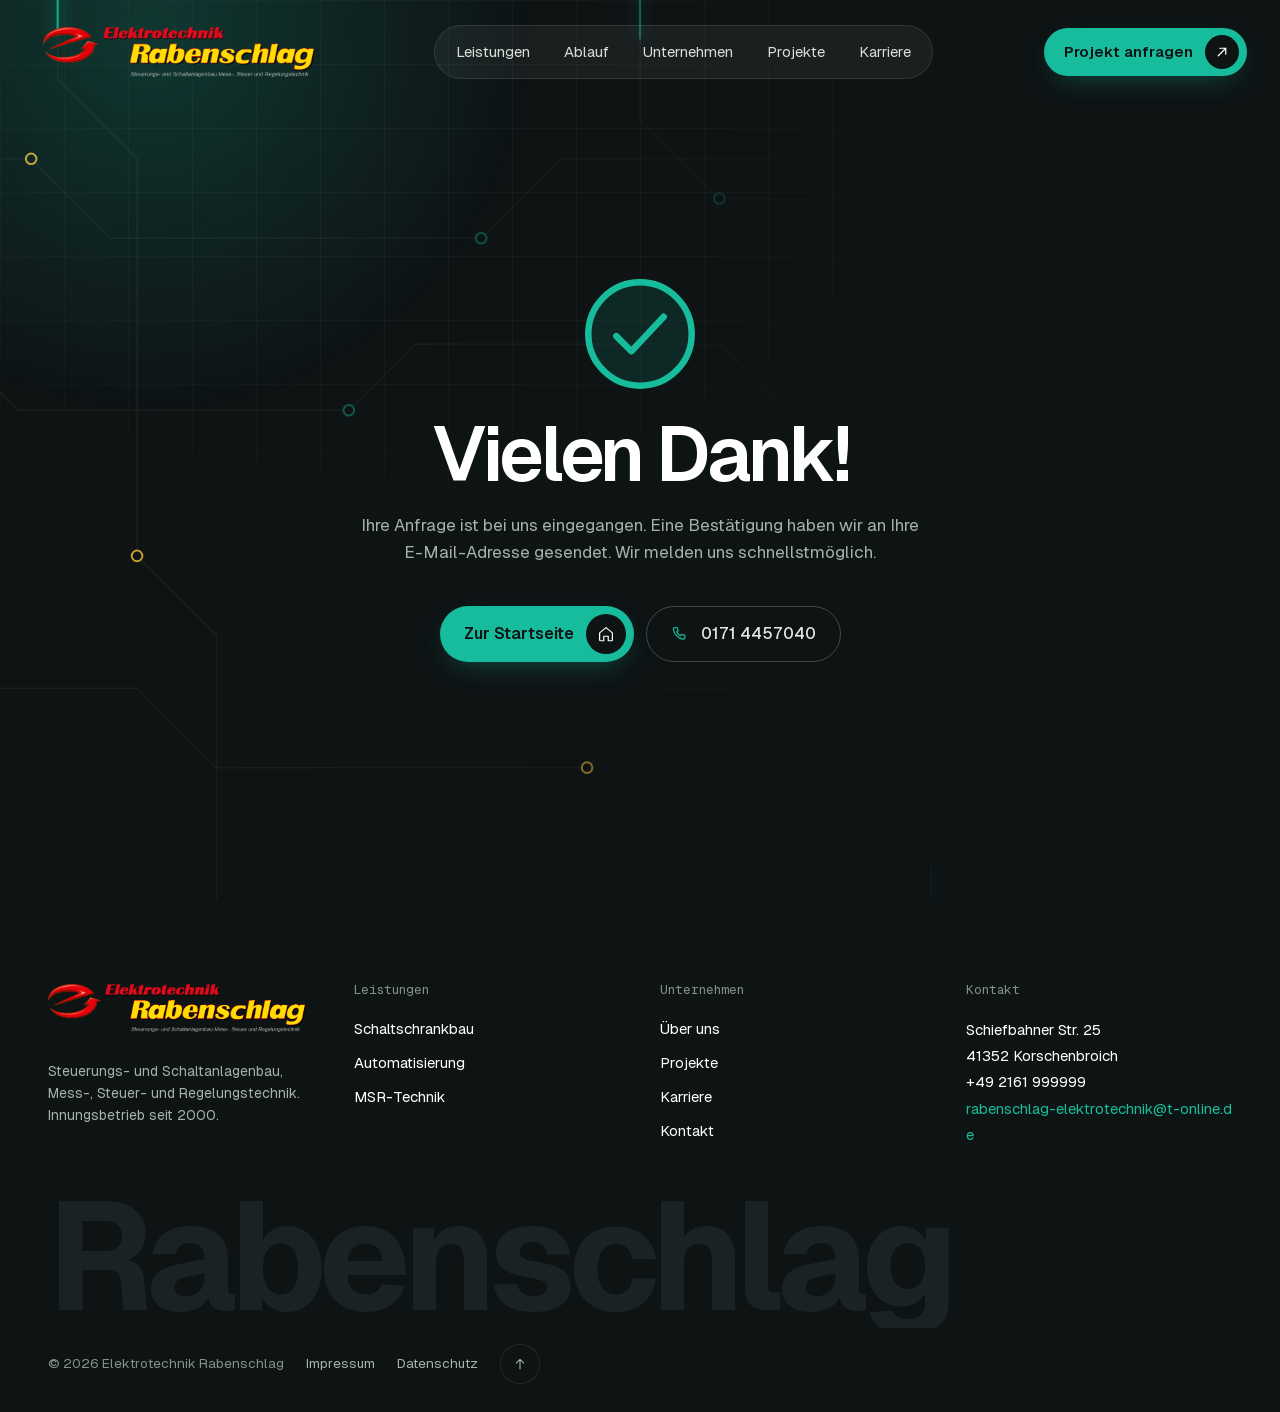
<file: docs/danke.html>
<!doctype html>
<html lang="de" class="no-js">
<head>
<meta charset="utf-8">
<meta name="viewport" content="width=device-width, initial-scale=1">
<title>Anfrage gesendet – Elektrotechnik Rabenschlag</title>
<meta name="description" content="Vielen Dank für Ihre Nachricht.">
<link rel="canonical" href="https://www.elektrotechnik-rabenschlag.de/danke">
<meta name="theme-color" content="#0E1314">
<meta property="og:type" content="website">
<meta property="og:locale" content="de_DE">
<meta property="og:site_name" content="Elektrotechnik Rabenschlag">
<meta property="og:title" content="Anfrage gesendet – Elektrotechnik Rabenschlag">
<meta property="og:description" content="Vielen Dank für Ihre Nachricht.">
<meta property="og:url" content="https://www.elektrotechnik-rabenschlag.de/danke">
<meta property="og:image" content="https://images.unsplash.com/photo-1652715564391-38cc4475b7f5?auto=format&amp;w=1200&amp;h=630&amp;fit=crop">
<meta name="robots" content="noindex, follow">
<link rel="icon" href="favicon.ico">
<link rel="preload" href="assets/fonts/Geist-Variable.woff2" as="font" type="font/woff2" crossorigin>
<link rel="preconnect" href="https://images.unsplash.com">
<link rel="stylesheet" href="assets/css/site.css?v=8">
<script>document.documentElement.classList.replace('no-js','js')</script>
<script src="assets/js/site.js?v=5" defer></script>
<script type="application/ld+json">{"@context":"https://schema.org","@type":"Electrician","name":"Elektrotechnik Rabenschlag","url":"https://www.elektrotechnik-rabenschlag.de","email":"rabenschlag-elektrotechnik@t-online.de","telephone":"+491714457040","foundingDate":"2000","founder":{"@type":"Person","name":"Kai Rabenschlag","jobTitle":"Inhaber"},"address":{"@type":"PostalAddress","streetAddress":"Schiefbahner Str. 25","postalCode":"41352","addressLocality":"Korschenbroich","addressCountry":"DE"},"openingHoursSpecification":[{"@type":"OpeningHoursSpecification","dayOfWeek":["Monday","Tuesday","Wednesday","Thursday"],"opens":"08:00","closes":"16:00"},{"@type":"OpeningHoursSpecification","dayOfWeek":"Friday","opens":"08:00","closes":"12:00"}],"knowsAbout":["Schaltschrankbau","Automatisierungstechnik","MSR-Technik","DDC-Programmierung","Heizung, Lüftung, Klima"]}</script>
</head>
<body class="">
<a class="skip" href="#main">Zum Inhalt springen</a>
<div class="progress" aria-hidden="true"></div>
<header class="site-header" id="top">
  <div class="site-header-inner">
    <a class="logo" href="index.html" aria-label="Elektrotechnik Rabenschlag – Startseite"><img src="assets/img/logo-light.png" width="746" height="137" alt="Elektrotechnik Rabenschlag"></a>
    <nav class="navpill" aria-label="Hauptnavigation">
      <span class="navpill-indicator" aria-hidden="true"></span>
            <a class="nl" href="index.html#leistungen">Leistungen</a>
            <a class="nl" href="index.html#ablauf">Ablauf</a>
            <a class="nl" href="index.html#unternehmen">Unternehmen</a>
            <a class="nl" href="index.html#projekte">Projekte</a>
            <a class="nl" href="karriere.html">Karriere</a>
          </nav>
    <div class="header-actions">
      <a class="btn btn-teal mag btn-sm hide-sm" href="index.html#kontakt"><span class="btn-label">Projekt anfragen</span><span class="btn-dot"><svg class="ico ico-arrow-ur" width="18" height="18" viewBox="0 0 24 24" fill="none" stroke="currentColor" stroke-width="1.6" stroke-linecap="round" stroke-linejoin="round" aria-hidden="true" focusable="false"><path pathLength="1" d="M7 17 17 7M9 7h8v8"/></svg></span></a>      <button class="burger" type="button" aria-label="Menü öffnen" aria-expanded="false" aria-controls="mnav"><span></span><span></span></button>
    </div>
  </div>
</header>

<div class="mnav" id="mnav" role="dialog" aria-modal="true" aria-label="Navigation" hidden>
  <div class="mnav-inner">
    <div class="mnav-label mono">Leistungen</div>
    <div class="mnav-tiles">
            <a class="mnav-tile" href="schaltschrankbau.html" style="--i:0"><svg class="ico ico-cabinet" width="24" height="24" viewBox="0 0 24 24" fill="none" stroke="currentColor" stroke-width="1.6" stroke-linecap="round" stroke-linejoin="round" aria-hidden="true" focusable="false"><rect pathLength="1" x="4" y="2.5" width="16" height="17" rx="2.2"/><path pathLength="1" d="M7.5 19.5v2M16.5 19.5v2"/><path pathLength="1" d="M7.5 7h9M7.5 11h9M7.5 15h4.5"/><circle pathLength="1" class="n blink" cx="15.8" cy="15" r="1.15"/></svg><span>Schaltschrankbau</span></a>
            <a class="mnav-tile" href="automatisierung.html" style="--i:1"><svg class="ico ico-plc" width="24" height="24" viewBox="0 0 24 24" fill="none" stroke="currentColor" stroke-width="1.6" stroke-linecap="round" stroke-linejoin="round" aria-hidden="true" focusable="false"><rect pathLength="1" x="3" y="5" width="18" height="14" rx="2.4"/><path pathLength="1" d="M8 5v14"/><path pathLength="1" d="M3 9h2.5M3 12h2.5M3 15h2.5"/><path pathLength="1" d="M11 15.5h6.5"/><circle pathLength="1" cx="11.6" cy="9.6" r="1"/><circle pathLength="1" class="n blink" cx="15" cy="9.6" r="1.1"/></svg><span>Automatisierung</span></a>
            <a class="mnav-tile" href="msr-technik.html" style="--i:2"><svg class="ico ico-gauge" width="24" height="24" viewBox="0 0 24 24" fill="none" stroke="currentColor" stroke-width="1.6" stroke-linecap="round" stroke-linejoin="round" aria-hidden="true" focusable="false"><path pathLength="1" d="M4.3 17.5a8.6 8.6 0 1 1 15.4 0"/><path pathLength="1" d="M6.6 11.3l1.3.7M12 6.6v1.5M17.4 11.3l-1.3.7"/><path pathLength="1" class="needle" d="M12 15.2l3.8-4.6"/><circle pathLength="1" class="n" cx="12" cy="15.2" r="1.6"/></svg><span>MSR-Technik</span></a>
          </div>
    <ul class="mnav-list">
            <li style="--i:3"><a href="index.html#ablauf"><span>Ablauf</span><svg class="ico ico-arrow-ur" width="20" height="20" viewBox="0 0 24 24" fill="none" stroke="currentColor" stroke-width="1.6" stroke-linecap="round" stroke-linejoin="round" aria-hidden="true" focusable="false"><path pathLength="1" d="M7 17 17 7M9 7h8v8"/></svg></a></li>
            <li style="--i:4"><a href="index.html#unternehmen"><span>Unternehmen</span><svg class="ico ico-arrow-ur" width="20" height="20" viewBox="0 0 24 24" fill="none" stroke="currentColor" stroke-width="1.6" stroke-linecap="round" stroke-linejoin="round" aria-hidden="true" focusable="false"><path pathLength="1" d="M7 17 17 7M9 7h8v8"/></svg></a></li>
            <li style="--i:5"><a href="index.html#projekte"><span>Projekte</span><svg class="ico ico-arrow-ur" width="20" height="20" viewBox="0 0 24 24" fill="none" stroke="currentColor" stroke-width="1.6" stroke-linecap="round" stroke-linejoin="round" aria-hidden="true" focusable="false"><path pathLength="1" d="M7 17 17 7M9 7h8v8"/></svg></a></li>
            <li style="--i:6"><a href="karriere.html"><span>Karriere <em class="badge">4 Stellen</em></span><svg class="ico ico-arrow-ur" width="20" height="20" viewBox="0 0 24 24" fill="none" stroke="currentColor" stroke-width="1.6" stroke-linecap="round" stroke-linejoin="round" aria-hidden="true" focusable="false"><path pathLength="1" d="M7 17 17 7M9 7h8v8"/></svg></a></li>
            <li style="--i:7"><a href="index.html#kontakt"><span>Kontakt</span><svg class="ico ico-arrow-ur" width="20" height="20" viewBox="0 0 24 24" fill="none" stroke="currentColor" stroke-width="1.6" stroke-linecap="round" stroke-linejoin="round" aria-hidden="true" focusable="false"><path pathLength="1" d="M7 17 17 7M9 7h8v8"/></svg></a></li>
          </ul>
    <a class="mnav-call" href="tel:+491714457040" style="--i:9">
      <span class="avatar">KR</span>
      <span class="grow"><small>Kai Rabenschlag direkt</small><strong>0171 4457040</strong></span>
      <svg class="ico ico-phone" width="22" height="22" viewBox="0 0 24 24" fill="none" stroke="currentColor" stroke-width="1.6" stroke-linecap="round" stroke-linejoin="round" aria-hidden="true" focusable="false"><path pathLength="1" d="M5.2 3.5h2.9l1.5 4.4-2 1.4a11.2 11.2 0 0 0 5.1 5.1l1.4-2 4.4 1.5v2.9a2.1 2.1 0 0 1-2.3 2.1A16.6 16.6 0 0 1 3.1 5.8a2.1 2.1 0 0 1 2.1-2.3z"/></svg>    </a>
    <div class="mnav-hours mono">Mo–Do 08–16 Uhr · Fr 08–12 Uhr</div>
  </div>
</div>
<main id="main" class="hero status">
  <svg class="circuit" viewBox="0 0 1280 680" preserveAspectRatio="xMidYMid slice" aria-hidden="true"><path class="trace" d="M-20 120 H180 L240 180 H520 L580 120 H900"/><path class="pulse" pathLength="1" style="--d:5s;--delay:-0s" d="M-20 120 H180 L240 180 H520 L580 120 H900"/><path class="trace" d="M-20 260 H120 L170 310 H420 L470 260 H700 L760 320 H1300"/><path class="pulse" pathLength="1" style="--d:6.3s;--delay:-1.7s" d="M-20 260 H120 L170 310 H420 L470 260 H700 L760 320 H1300"/><path class="trace" d="M200 -20 V60 L260 120 V420 L320 480 V700"/><path class="pulse" pathLength="1" style="--d:7.6s;--delay:-3.4s" d="M200 -20 V60 L260 120 V420 L320 480 V700"/><path class="trace" d="M640 -20 V90 L700 150 H980 L1040 90 H1300"/><path class="pulse" pathLength="1" style="--d:8.9s;--delay:-5.1s" d="M640 -20 V90 L700 150 H980 L1040 90 H1300"/><path class="trace" d="M860 700 V520 L920 460 V330 L980 270 H1300"/><path class="pulse" pathLength="1" style="--d:10.2s;--delay:-6.8s" d="M860 700 V520 L920 460 V330 L980 270 H1300"/><path class="trace" d="M-20 520 H260 L320 580 H600 L660 520 H820"/><path class="pulse" pathLength="1" style="--d:11.5s;--delay:-8.5s" d="M-20 520 H260 L320 580 H600 L660 520 H820"/><circle class="node node-volt" style="--delay:0s" cx="180" cy="120" r="4"/><circle class="node" style="--delay:0.45s" cx="520" cy="180" r="4"/><circle class="node" style="--delay:0.9s" cx="420" cy="310" r="4"/><circle class="node node-volt" style="--delay:1.35s" cx="260" cy="420" r="4"/><circle class="node" style="--delay:1.8s" cx="700" cy="150" r="4"/><circle class="node" style="--delay:2.25s" cx="920" cy="460" r="4"/><circle class="node node-volt" style="--delay:2.7s" cx="600" cy="580" r="4"/><circle class="node" style="--delay:3.15s" cx="980" cy="270" r="4"/></svg>  <div>
    <div class="success-mark" data-reveal="scale"><svg viewBox="0 0 52 52" aria-hidden="true"><circle cx="26" cy="26" r="24"/><path d="M15 27l7 7 15-16"/></svg></div>
    <h1 class="h1" data-split>Vielen Dank!</h1>
    <p class="lead" data-reveal style="--d:3">Ihre Anfrage ist bei uns eingegangen. Eine Bestätigung haben wir an Ihre E-Mail-Adresse gesendet. Wir melden uns schnellstmöglich.</p>
    <div class="hero-ctas" data-reveal style="--d:4">
      <a class="btn btn-teal mag " href="index.html"><span class="btn-label">Zur Startseite</span><span class="btn-dot"><svg class="ico ico-home" width="18" height="18" viewBox="0 0 24 24" fill="none" stroke="currentColor" stroke-width="1.6" stroke-linecap="round" stroke-linejoin="round" aria-hidden="true" focusable="false"><path pathLength="1" d="M3.5 10.5 12 3.5l8.5 7V20a1 1 0 0 1-1 1H15v-6H9v6H4.5a1 1 0 0 1-1-1z"/></svg></span></a>      <a class="btn btn-line mag" href="tel:+491714457040"><svg class="ico ico-phone" width="18" height="18" viewBox="0 0 24 24" fill="none" stroke="currentColor" stroke-width="1.6" stroke-linecap="round" stroke-linejoin="round" aria-hidden="true" focusable="false"><path pathLength="1" d="M5.2 3.5h2.9l1.5 4.4-2 1.4a11.2 11.2 0 0 0 5.1 5.1l1.4-2 4.4 1.5v2.9a2.1 2.1 0 0 1-2.3 2.1A16.6 16.6 0 0 1 3.1 5.8a2.1 2.1 0 0 1 2.1-2.3z"/></svg><span class="btn-label">0171 4457040</span></a>
    </div>
  </div>
</main>
<footer class="site-footer">
  <div class="wrap footer-grid">
    <div data-reveal>
      <span class="logo logo-footer"><img src="assets/img/logo-light.png" width="746" height="137" alt="Elektrotechnik Rabenschlag" loading="lazy"></span>
      <p class="footer-claim">Steuerungs- und Schaltanlagenbau, Mess-, Steuer- und Regelungstechnik. Innungsbetrieb seit 2000.</p>
    </div>
    <nav aria-label="Leistungen" data-reveal style="--d:1">
      <div class="footer-h">Leistungen</div>
      <ul>
        <li><a href="schaltschrankbau.html">Schaltschrankbau</a></li><li><a href="automatisierung.html">Automatisierung</a></li><li><a href="msr-technik.html">MSR-Technik</a></li>      </ul>
    </nav>
    <nav aria-label="Unternehmen" data-reveal style="--d:2">
      <div class="footer-h">Unternehmen</div>
      <ul>
        <li><a href="index.html#unternehmen">Über uns</a></li>
        <li><a href="index.html#projekte">Projekte</a></li>
        <li><a href="karriere.html">Karriere</a></li>
        <li><a href="index.html#kontakt">Kontakt</a></li>
      </ul>
    </nav>
    <div data-reveal style="--d:3">
      <div class="footer-h">Kontakt</div>
      <address>
        Schiefbahner Str. 25<br>41352 Korschenbroich<br>
        <a href="tel:+492161999999">+49 2161 999999</a><br>
        <a class="footer-mail" href="mailto:rabenschlag-elektrotechnik@t-online.de">rabenschlag-elektrotechnik@t-online.de</a>
      </address>
    </div>
  </div>
  <div class="wrap footer-bottom">
    <span class="footer-word" aria-hidden="true" data-reveal><span style="--i:0">R</span><span style="--i:1">a</span><span style="--i:2">b</span><span style="--i:3">e</span><span style="--i:4">n</span><span style="--i:5">s</span><span style="--i:6">c</span><span style="--i:7">h</span><span style="--i:8">l</span><span style="--i:9">a</span><span style="--i:10">g</span></span>
    <div class="footer-legal">
      <span>© 2026 Elektrotechnik Rabenschlag</span>
      <a href="impressum.html">Impressum</a>
      <a href="datenschutz.html">Datenschutz</a>
      <a href="#top" class="totop" aria-label="Nach oben"><svg class="ico ico-arrow-ur" width="16" height="16" viewBox="0 0 24 24" fill="none" stroke="currentColor" stroke-width="1.6" stroke-linecap="round" stroke-linejoin="round" aria-hidden="true" focusable="false"><path pathLength="1" d="M7 17 17 7M9 7h8v8"/></svg></a>
    </div>
  </div>
</footer>

<div class="dock" aria-label="Schnellkontakt">
  <a class="dock-call" href="tel:+491714457040"><svg class="ico ico-phone" width="20" height="20" viewBox="0 0 24 24" fill="none" stroke="currentColor" stroke-width="1.6" stroke-linecap="round" stroke-linejoin="round" aria-hidden="true" focusable="false"><path pathLength="1" d="M5.2 3.5h2.9l1.5 4.4-2 1.4a11.2 11.2 0 0 0 5.1 5.1l1.4-2 4.4 1.5v2.9a2.1 2.1 0 0 1-2.3 2.1A16.6 16.6 0 0 1 3.1 5.8a2.1 2.1 0 0 1 2.1-2.3z"/></svg>Anrufen</a>
  <a class="dock-mail" href="mailto:rabenschlag-elektrotechnik@t-online.de"><svg class="ico ico-mail" width="20" height="20" viewBox="0 0 24 24" fill="none" stroke="currentColor" stroke-width="1.6" stroke-linecap="round" stroke-linejoin="round" aria-hidden="true" focusable="false"><rect pathLength="1" x="2.5" y="5" width="19" height="14" rx="2.6"/><path pathLength="1" d="m3.5 6.8 8.5 6.4 8.5-6.4"/></svg>E-Mail</a>
</div>
</body>
</html>
</file>
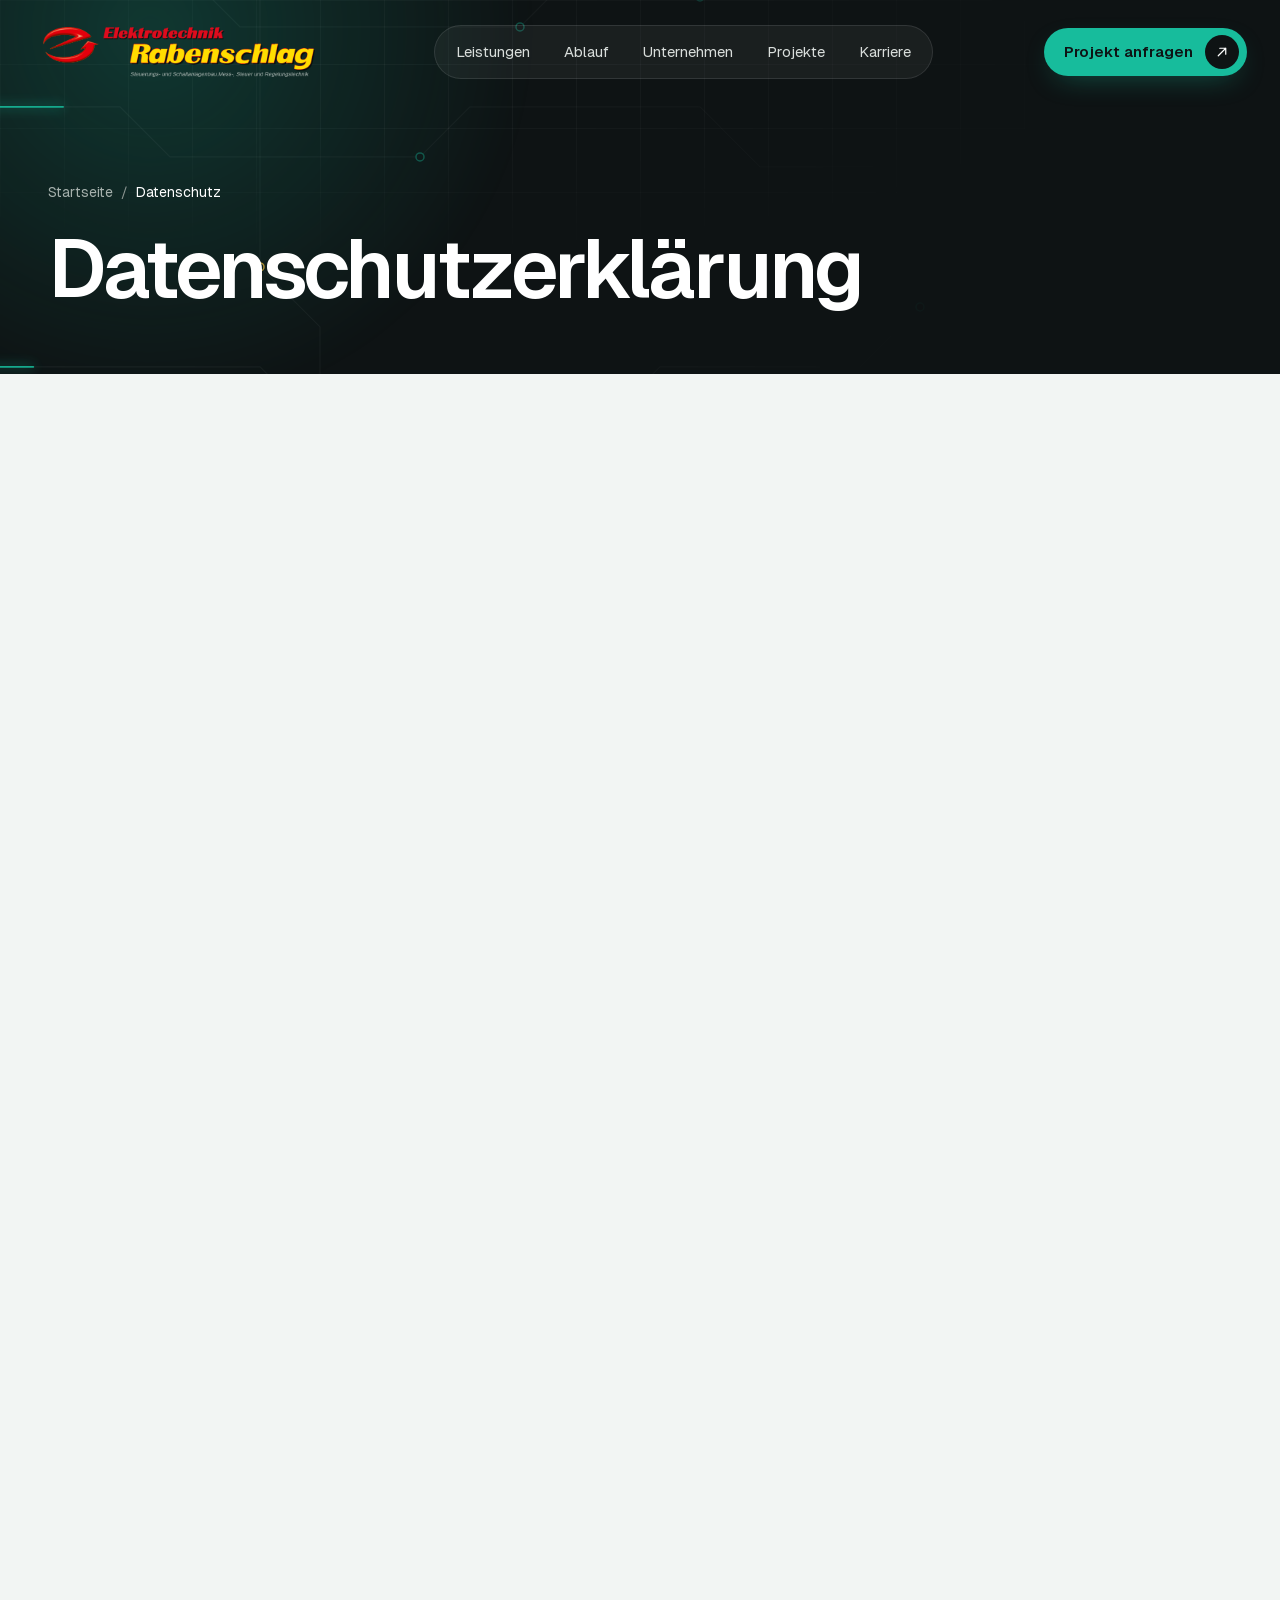
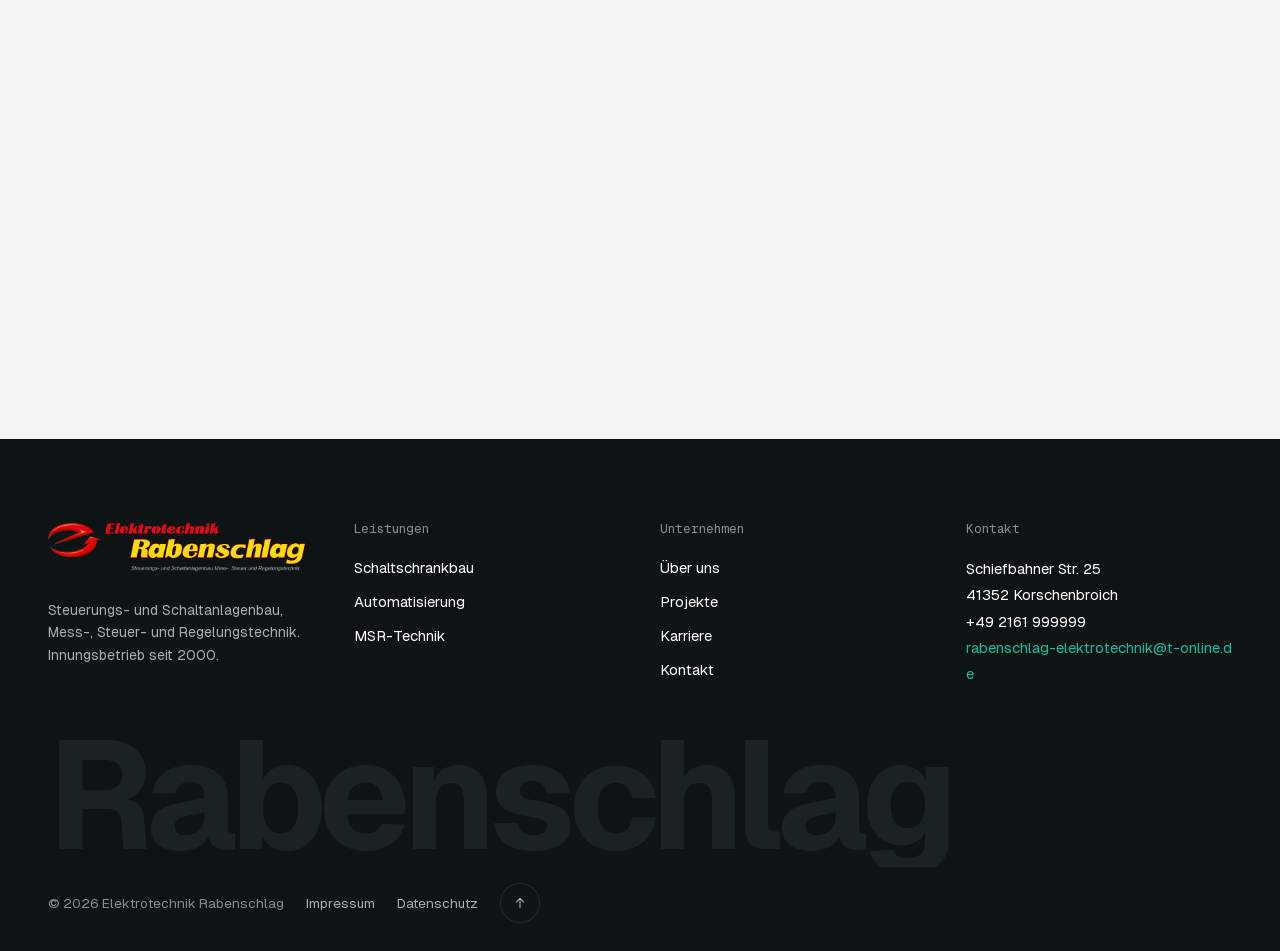
<file: docs/datenschutz.html>
<!doctype html>
<html lang="de" class="no-js">
<head>
<meta charset="utf-8">
<meta name="viewport" content="width=device-width, initial-scale=1">
<title>Datenschutzerklärung – Elektrotechnik Rabenschlag</title>
<meta name="description" content="Informationen zur Verarbeitung personenbezogener Daten auf der Website der Elektrotechnik Rabenschlag.">
<link rel="canonical" href="https://www.elektrotechnik-rabenschlag.de/datenschutz">
<meta name="theme-color" content="#0E1314">
<meta property="og:type" content="website">
<meta property="og:locale" content="de_DE">
<meta property="og:site_name" content="Elektrotechnik Rabenschlag">
<meta property="og:title" content="Datenschutzerklärung – Elektrotechnik Rabenschlag">
<meta property="og:description" content="Informationen zur Verarbeitung personenbezogener Daten auf der Website der Elektrotechnik Rabenschlag.">
<meta property="og:url" content="https://www.elektrotechnik-rabenschlag.de/datenschutz">
<meta property="og:image" content="https://images.unsplash.com/photo-1652715564391-38cc4475b7f5?auto=format&amp;w=1200&amp;h=630&amp;fit=crop">
<link rel="icon" href="favicon.ico">
<link rel="preload" href="assets/fonts/Geist-Variable.woff2" as="font" type="font/woff2" crossorigin>
<link rel="preconnect" href="https://images.unsplash.com">
<link rel="stylesheet" href="assets/css/site.css?v=8">
<script>document.documentElement.classList.replace('no-js','js')</script>
<script src="assets/js/site.js?v=5" defer></script>
<script type="application/ld+json">{"@context":"https://schema.org","@type":"Electrician","name":"Elektrotechnik Rabenschlag","url":"https://www.elektrotechnik-rabenschlag.de","email":"rabenschlag-elektrotechnik@t-online.de","telephone":"+491714457040","foundingDate":"2000","founder":{"@type":"Person","name":"Kai Rabenschlag","jobTitle":"Inhaber"},"address":{"@type":"PostalAddress","streetAddress":"Schiefbahner Str. 25","postalCode":"41352","addressLocality":"Korschenbroich","addressCountry":"DE"},"openingHoursSpecification":[{"@type":"OpeningHoursSpecification","dayOfWeek":["Monday","Tuesday","Wednesday","Thursday"],"opens":"08:00","closes":"16:00"},{"@type":"OpeningHoursSpecification","dayOfWeek":"Friday","opens":"08:00","closes":"12:00"}],"knowsAbout":["Schaltschrankbau","Automatisierungstechnik","MSR-Technik","DDC-Programmierung","Heizung, Lüftung, Klima"]}</script>
</head>
<body class="">
<a class="skip" href="#main">Zum Inhalt springen</a>
<div class="progress" aria-hidden="true"></div>
<header class="site-header" id="top">
  <div class="site-header-inner">
    <a class="logo" href="index.html" aria-label="Elektrotechnik Rabenschlag – Startseite"><img src="assets/img/logo-light.png" width="746" height="137" alt="Elektrotechnik Rabenschlag"></a>
    <nav class="navpill" aria-label="Hauptnavigation">
      <span class="navpill-indicator" aria-hidden="true"></span>
            <a class="nl" href="index.html#leistungen">Leistungen</a>
            <a class="nl" href="index.html#ablauf">Ablauf</a>
            <a class="nl" href="index.html#unternehmen">Unternehmen</a>
            <a class="nl" href="index.html#projekte">Projekte</a>
            <a class="nl" href="karriere.html">Karriere</a>
          </nav>
    <div class="header-actions">
      <a class="btn btn-teal mag btn-sm hide-sm" href="index.html#kontakt"><span class="btn-label">Projekt anfragen</span><span class="btn-dot"><svg class="ico ico-arrow-ur" width="18" height="18" viewBox="0 0 24 24" fill="none" stroke="currentColor" stroke-width="1.6" stroke-linecap="round" stroke-linejoin="round" aria-hidden="true" focusable="false"><path pathLength="1" d="M7 17 17 7M9 7h8v8"/></svg></span></a>      <button class="burger" type="button" aria-label="Menü öffnen" aria-expanded="false" aria-controls="mnav"><span></span><span></span></button>
    </div>
  </div>
</header>

<div class="mnav" id="mnav" role="dialog" aria-modal="true" aria-label="Navigation" hidden>
  <div class="mnav-inner">
    <div class="mnav-label mono">Leistungen</div>
    <div class="mnav-tiles">
            <a class="mnav-tile" href="schaltschrankbau.html" style="--i:0"><svg class="ico ico-cabinet" width="24" height="24" viewBox="0 0 24 24" fill="none" stroke="currentColor" stroke-width="1.6" stroke-linecap="round" stroke-linejoin="round" aria-hidden="true" focusable="false"><rect pathLength="1" x="4" y="2.5" width="16" height="17" rx="2.2"/><path pathLength="1" d="M7.5 19.5v2M16.5 19.5v2"/><path pathLength="1" d="M7.5 7h9M7.5 11h9M7.5 15h4.5"/><circle pathLength="1" class="n blink" cx="15.8" cy="15" r="1.15"/></svg><span>Schaltschrankbau</span></a>
            <a class="mnav-tile" href="automatisierung.html" style="--i:1"><svg class="ico ico-plc" width="24" height="24" viewBox="0 0 24 24" fill="none" stroke="currentColor" stroke-width="1.6" stroke-linecap="round" stroke-linejoin="round" aria-hidden="true" focusable="false"><rect pathLength="1" x="3" y="5" width="18" height="14" rx="2.4"/><path pathLength="1" d="M8 5v14"/><path pathLength="1" d="M3 9h2.5M3 12h2.5M3 15h2.5"/><path pathLength="1" d="M11 15.5h6.5"/><circle pathLength="1" cx="11.6" cy="9.6" r="1"/><circle pathLength="1" class="n blink" cx="15" cy="9.6" r="1.1"/></svg><span>Automatisierung</span></a>
            <a class="mnav-tile" href="msr-technik.html" style="--i:2"><svg class="ico ico-gauge" width="24" height="24" viewBox="0 0 24 24" fill="none" stroke="currentColor" stroke-width="1.6" stroke-linecap="round" stroke-linejoin="round" aria-hidden="true" focusable="false"><path pathLength="1" d="M4.3 17.5a8.6 8.6 0 1 1 15.4 0"/><path pathLength="1" d="M6.6 11.3l1.3.7M12 6.6v1.5M17.4 11.3l-1.3.7"/><path pathLength="1" class="needle" d="M12 15.2l3.8-4.6"/><circle pathLength="1" class="n" cx="12" cy="15.2" r="1.6"/></svg><span>MSR-Technik</span></a>
          </div>
    <ul class="mnav-list">
            <li style="--i:3"><a href="index.html#ablauf"><span>Ablauf</span><svg class="ico ico-arrow-ur" width="20" height="20" viewBox="0 0 24 24" fill="none" stroke="currentColor" stroke-width="1.6" stroke-linecap="round" stroke-linejoin="round" aria-hidden="true" focusable="false"><path pathLength="1" d="M7 17 17 7M9 7h8v8"/></svg></a></li>
            <li style="--i:4"><a href="index.html#unternehmen"><span>Unternehmen</span><svg class="ico ico-arrow-ur" width="20" height="20" viewBox="0 0 24 24" fill="none" stroke="currentColor" stroke-width="1.6" stroke-linecap="round" stroke-linejoin="round" aria-hidden="true" focusable="false"><path pathLength="1" d="M7 17 17 7M9 7h8v8"/></svg></a></li>
            <li style="--i:5"><a href="index.html#projekte"><span>Projekte</span><svg class="ico ico-arrow-ur" width="20" height="20" viewBox="0 0 24 24" fill="none" stroke="currentColor" stroke-width="1.6" stroke-linecap="round" stroke-linejoin="round" aria-hidden="true" focusable="false"><path pathLength="1" d="M7 17 17 7M9 7h8v8"/></svg></a></li>
            <li style="--i:6"><a href="karriere.html"><span>Karriere <em class="badge">4 Stellen</em></span><svg class="ico ico-arrow-ur" width="20" height="20" viewBox="0 0 24 24" fill="none" stroke="currentColor" stroke-width="1.6" stroke-linecap="round" stroke-linejoin="round" aria-hidden="true" focusable="false"><path pathLength="1" d="M7 17 17 7M9 7h8v8"/></svg></a></li>
            <li style="--i:7"><a href="index.html#kontakt"><span>Kontakt</span><svg class="ico ico-arrow-ur" width="20" height="20" viewBox="0 0 24 24" fill="none" stroke="currentColor" stroke-width="1.6" stroke-linecap="round" stroke-linejoin="round" aria-hidden="true" focusable="false"><path pathLength="1" d="M7 17 17 7M9 7h8v8"/></svg></a></li>
          </ul>
    <a class="mnav-call" href="tel:+491714457040" style="--i:9">
      <span class="avatar">KR</span>
      <span class="grow"><small>Kai Rabenschlag direkt</small><strong>0171 4457040</strong></span>
      <svg class="ico ico-phone" width="22" height="22" viewBox="0 0 24 24" fill="none" stroke="currentColor" stroke-width="1.6" stroke-linecap="round" stroke-linejoin="round" aria-hidden="true" focusable="false"><path pathLength="1" d="M5.2 3.5h2.9l1.5 4.4-2 1.4a11.2 11.2 0 0 0 5.1 5.1l1.4-2 4.4 1.5v2.9a2.1 2.1 0 0 1-2.3 2.1A16.6 16.6 0 0 1 3.1 5.8a2.1 2.1 0 0 1 2.1-2.3z"/></svg>    </a>
    <div class="mnav-hours mono">Mo–Do 08–16 Uhr · Fr 08–12 Uhr</div>
  </div>
</div>
<section class="hero hero-legal">
  <svg class="circuit" viewBox="0 0 1280 680" preserveAspectRatio="xMidYMid slice" aria-hidden="true"><path class="trace" d="M-20 120 H180 L240 180 H520 L580 120 H900"/><path class="pulse" pathLength="1" style="--d:5s;--delay:-0s" d="M-20 120 H180 L240 180 H520 L580 120 H900"/><path class="trace" d="M-20 260 H120 L170 310 H420 L470 260 H700 L760 320 H1300"/><path class="pulse" pathLength="1" style="--d:6.3s;--delay:-1.7s" d="M-20 260 H120 L170 310 H420 L470 260 H700 L760 320 H1300"/><path class="trace" d="M200 -20 V60 L260 120 V420 L320 480 V700"/><path class="pulse" pathLength="1" style="--d:7.6s;--delay:-3.4s" d="M200 -20 V60 L260 120 V420 L320 480 V700"/><path class="trace" d="M640 -20 V90 L700 150 H980 L1040 90 H1300"/><path class="pulse" pathLength="1" style="--d:8.9s;--delay:-5.1s" d="M640 -20 V90 L700 150 H980 L1040 90 H1300"/><path class="trace" d="M860 700 V520 L920 460 V330 L980 270 H1300"/><path class="pulse" pathLength="1" style="--d:10.2s;--delay:-6.8s" d="M860 700 V520 L920 460 V330 L980 270 H1300"/><path class="trace" d="M-20 520 H260 L320 580 H600 L660 520 H820"/><path class="pulse" pathLength="1" style="--d:11.5s;--delay:-8.5s" d="M-20 520 H260 L320 580 H600 L660 520 H820"/><circle class="node node-volt" style="--delay:0s" cx="180" cy="120" r="4"/><circle class="node" style="--delay:0.45s" cx="520" cy="180" r="4"/><circle class="node" style="--delay:0.9s" cx="420" cy="310" r="4"/><circle class="node node-volt" style="--delay:1.35s" cx="260" cy="420" r="4"/><circle class="node" style="--delay:1.8s" cx="700" cy="150" r="4"/><circle class="node" style="--delay:2.25s" cx="920" cy="460" r="4"/><circle class="node node-volt" style="--delay:2.7s" cx="600" cy="580" r="4"/><circle class="node" style="--delay:3.15s" cx="980" cy="270" r="4"/></svg>  <div class="hero-inner">
    <div class="hero-grid">
      <div class="hero-copy">
        <ol class="crumbs" aria-label="Brotkrumen" data-reveal><li><a href="index.html">Startseite</a></li><li aria-hidden="true">/</li><li aria-current="page">Datenschutz</li></ol>
        <h1 class="h1" data-split>Datenschutzerklärung</h1>
              </div>
    </div>
  </div>
</section>
<main id="main" class="section">
  <div class="legal">
    <div class="legal-body" data-reveal>
      <nav class="toc" aria-label="Inhalt">
        <a href="#s1">1. Datenschutz auf einen Blick</a><a href="#s2">2. Hosting und Content Delivery Networks (CDN)</a><a href="#s3">3. Allgemeine Hinweise und Pflicht­informationen</a><a href="#s4">4. Datenerfassung auf dieser Website</a><a href="#s5">5. Soziale Medien</a><a href="#s6">6. Analyse-Tools und Werbung</a><a href="#s7">7. Newsletter</a><a href="#s8">8. Plugins und Tools</a>      </nav>
      <h2 id="s1">1. Datenschutz auf einen Blick</h2> 
<h3>Allgemeine Hinweise</h3> 
<p>Die folgenden Hinweise geben einen einfachen Überblick darüber, was mit Ihren personenbezogenen Daten passiert, wenn Sie diese Website besuchen. Personenbezogene Daten sind alle Daten, mit denen Sie persönlich identifiziert werden können. Ausführliche Informationen zum Thema Datenschutz entnehmen Sie unserer unter diesem Text aufgeführten Datenschutzerklärung.</p> 
<h3>Datenerfassung auf dieser Website</h3> 
<h4>Wer ist verantwortlich für die Datenerfassung auf dieser Website?</h4> 
<p>Die Datenverarbeitung auf dieser Website erfolgt durch den Websitebetreiber. Dessen Kontaktdaten können Sie dem Abschnitt „Hinweis zur Verantwortlichen Stelle“ in dieser Datenschutzerklärung entnehmen.</p> 
<h4>Wie erfassen wir Ihre Daten?</h4> 
<p>Ihre Daten werden zum einen dadurch erhoben, dass Sie uns diese mitteilen. Hierbei kann es sich z. B. um Daten handeln, die Sie in ein Kontaktformular eingeben.</p> 
<p>Andere Daten werden automatisch oder nach Ihrer Einwilligung beim Besuch der Website durch unsere IT-Systeme erfasst. Das sind vor allem technische Daten (z. B. Internetbrowser, Betriebssystem oder Uhrzeit des Seitenaufrufs). Die Erfassung dieser Daten erfolgt automatisch, sobald Sie diese Website betreten.</p> 
<h4>Wofür nutzen wir Ihre Daten?</h4> 
<p>Ein Teil der Daten wird erhoben, um eine fehlerfreie Bereitstellung der Website zu gewährleisten. Andere Daten können zur Analyse Ihres Nutzerverhaltens verwendet werden.</p> 
<h4>Welche Rechte haben Sie bezüglich Ihrer Daten?</h4> 
<p>Sie haben jederzeit das Recht, unentgeltlich Auskunft über Herkunft, Empfänger und Zweck Ihrer gespeicherten personenbezogenen Daten zu erhalten. Sie haben außerdem ein Recht, die Berichtigung oder Löschung dieser Daten zu verlangen. Wenn Sie eine Einwilligung zur Datenverarbeitung erteilt haben, können Sie diese Einwilligung jederzeit für die Zukunft widerrufen. Außerdem haben Sie das Recht, unter bestimmten Umständen die Einschränkung der Verarbeitung Ihrer personenbezogenen Daten zu verlangen. Des Weiteren steht Ihnen ein Beschwerderecht bei der zuständigen Aufsichtsbehörde zu.</p> 
<p>Hierzu sowie zu weiteren Fragen zum Thema Datenschutz können Sie sich jederzeit an uns wenden.</p> 
<h3>Analyse-Tools und Tools von Dritt­anbietern</h3> 
<p>Beim Besuch dieser Website kann Ihr Surf-Verhalten statistisch ausgewertet werden. Das geschieht vor allem mit sogenannten Analyseprogrammen.</p> 
<p>Detaillierte Informationen zu diesen Analyseprogrammen finden Sie in der folgenden Datenschutzerklärung.</p> 
<h2 id="s2">2. Hosting und Content Delivery Networks (CDN)</h2> 
<h3>Externes Hosting</h3> 
<p>Diese Website wird bei einem externen Dienstleister gehostet (Hoster). Die personenbezogenen Daten, die auf dieser Website erfasst werden, werden auf den Servern des Hosters gespeichert. Hierbei kann es sich v. a. um IP-Adressen, Kontaktanfragen, Meta- und Kommunikationsdaten, Vertragsdaten, Kontaktdaten, Namen, Websitezugriffe und sonstige Daten, die über eine Website generiert werden, handeln.</p> 
<p>Der Einsatz des Hosters erfolgt zum Zwecke der Vertragserfüllung gegenüber unseren potenziellen und bestehenden Kunden (Art. 6 Abs. 1 lit. b DSGVO) und im Interesse einer sicheren, schnellen und effizienten Bereitstellung unseres Online-Angebots durch einen professionellen Anbieter (Art. 6 Abs. 1 lit. f DSGVO).</p> 
<p>Unser Hoster wird Ihre Daten nur insoweit verarbeiten, wie dies zur Erfüllung seiner Leistungspflichten erforderlich ist und unsere Weisungen in Bezug auf diese Daten befolgen.</p> 
<p>Wir setzen folgenden Hoster ein:</p> 
<p>STRATO AG<br>Pascalstraße 10<br>10587 Berlin</p> 
<h4>Abschluss eines Vertrages über Auftragsverarbeitung</h4> 
<p>Um die datenschutzkonforme Verarbeitung zu gewährleisten, haben wir einen Vertrag über Auftragsverarbeitung mit unserem Hoster geschlossen.</p> 
<h2 id="s3">3. Allgemeine Hinweise und Pflicht­informationen</h2> 
<h3>Datenschutz</h3> 
<p>Die Betreiber dieser Seiten nehmen den Schutz Ihrer persönlichen Daten sehr ernst. Wir behandeln Ihre personenbezogenen Daten vertraulich und entsprechend der gesetzlichen Datenschutzvorschriften sowie dieser Datenschutzerklärung.</p> 
<p>Wenn Sie diese Website benutzen, werden verschiedene personenbezogene Daten erhoben. Personenbezogene Daten sind Daten, mit denen Sie persönlich identifiziert werden können. Die vorliegende Datenschutzerklärung erläutert, welche Daten wir erheben und wofür wir sie nutzen. Sie erläutert auch, wie und zu welchem Zweck das geschieht.</p> 
<p>Wir weisen darauf hin, dass die Datenübertragung im Internet (z. B. bei der Kommunikation per E-Mail) Sicherheitslücken aufweisen kann. Ein lückenloser Schutz der Daten vor dem Zugriff durch Dritte ist nicht möglich.</p> 
<h3>Hinweis zur verantwortlichen Stelle</h3> 
<p>Die verantwortliche Stelle für die Datenverarbeitung auf dieser Website ist:</p> 
<p>Elektrotechnik Rabenschlag<br>Schiefbahner Str. 25<br>41352 Korschenbroich</p> 
<p>Telefon: +49 2161 999999<br>E-Mail: rabenschlag-elektrotechnik@t-online.de</p> 
<p>Verantwortliche Stelle ist die natürliche oder juristische Person, die allein oder gemeinsam mit anderen über die Zwecke und Mittel der Verarbeitung von personenbezogenen Daten (z. B. Namen, E-Mail-Adressen o. Ä.) entscheidet.</p> 
<h3>Speicherdauer</h3> 
<p>Soweit innerhalb dieser Datenschutzerklärung keine speziellere Speicherdauer genannt wurde, verbleiben Ihre personenbezogenen Daten bei uns, bis der Zweck für die Datenverarbeitung entfällt. Wenn Sie ein berechtigtes Löschersuchen geltend machen oder eine Einwilligung zur Datenverarbeitung widerrufen, werden Ihre Daten gelöscht, sofern wir keinen anderen rechtlich zulässigen Gründe für die Speicherung Ihrer personenbezogenen Daten haben (z.B. steuer- oder handelsrechtliche Aufbewahrungsfristen); im letztgenannten Fall erfolgt die Löschung nach Fortfall dieser Gründe.</p> 
<h3>Hinweis zur Datenweitergabe in die USA</h3> 
<p>Auf unserer Website sind unter anderem Tools von Unternehmen mit Sitz in den USA eingebunden. Wenn diese Tools aktiv sind, können Ihre personenbezogenen Daten an die US-Server der jeweiligen Unternehmen weitergegeben werden. Wir weisen darauf hin, dass die USA kein sicherer Drittstaat im Sinne des EU-Datenschutzrechts sind. US-Unternehmen sind dazu verpflichtet, personenbezogene Daten an Sicherheitsbehörden herauszugeben, ohne dass Sie als Betroffener hiergegen gerichtlich vorgehen könnten. Es kann daher nicht ausgeschlossen werden, dass US-Behörden (z.B. Geheimdienste) Ihre auf US-Servern befindlichen Daten zu Überwachungszwecken verarbeiten, auswerten und dauerhaft speichern. Wir haben auf diese Verarbeitungstätigkeiten keinen Einfluss.</p> 
<h3>Widerruf Ihrer Einwilligung zur Datenverarbeitung</h3> 
<p>Viele Datenverarbeitungsvorgänge sind nur mit Ihrer ausdrücklichen Einwilligung möglich. Sie können eine bereits erteilte Einwilligung jederzeit widerrufen. Die Rechtmäßigkeit der bis zum Widerruf erfolgten Datenverarbeitung bleibt vom Widerruf unberührt.</p> 
<h3>Widerspruchsrecht gegen die Datenerhebung in besonderen Fällen sowie gegen Direktwerbung (Art. 21 DSGVO)</h3> 
<p>WENN DIE DATENVERARBEITUNG AUF GRUNDLAGE VON ART. 6 ABS. 1 LIT. E ODER F DSGVO ERFOLGT, HABEN SIE JEDERZEIT DAS RECHT, AUS GRÜNDEN, DIE SICH AUS IHRER BESONDEREN SITUATION ERGEBEN, GEGEN DIE VERARBEITUNG IHRER PERSONENBEZOGENEN DATEN WIDERSPRUCH EINZULEGEN; DIES GILT AUCH FÜR EIN AUF DIESE BESTIMMUNGEN GESTÜTZTES PROFILING. DIE JEWEILIGE RECHTSGRUNDLAGE, AUF DENEN EINE VERARBEITUNG BERUHT, ENTNEHMEN SIE DIESER DATENSCHUTZERKLÄRUNG. WENN SIE WIDERSPRUCH EINLEGEN, WERDEN WIR IHRE BETROFFENEN PERSONENBEZOGENEN DATEN NICHT MEHR VERARBEITEN, ES SEI DENN, WIR KÖNNEN ZWINGENDE SCHUTZWÜRDIGE GRÜNDE FÜR DIE VERARBEITUNG NACHWEISEN, DIE IHRE INTERESSEN, RECHTE UND FREIHEITEN ÜBERWIEGEN ODER DIE VERARBEITUNG DIENT DER GELTENDMACHUNG, AUSÜBUNG ODER VERTEIDIGUNG VON RECHTSANSPRÜCHEN (WIDERSPRUCH NACH ART. 21 ABS. 1 DSGVO).</p> 
<p>WERDEN IHRE PERSONENBEZOGENEN DATEN VERARBEITET, UM DIREKTWERBUNG ZU BETREIBEN, SO HABEN SIE DAS RECHT, JEDERZEIT WIDERSPRUCH GEGEN DIE VERARBEITUNG SIE BETREFFENDER PERSONENBEZOGENER DATEN ZUM ZWECKE DERARTIGER WERBUNG EINZULEGEN; DIES GILT AUCH FÜR DAS PROFILING, SOWEIT ES MIT SOLCHER DIREKTWERBUNG IN VERBINDUNG STEHT. WENN SIE WIDERSPRECHEN, WERDEN IHRE PERSONENBEZOGENEN DATEN ANSCHLIESSEND NICHT MEHR ZUM ZWECKE DER DIREKTWERBUNG VERWENDET (WIDERSPRUCH NACH ART. 21 ABS. 2 DSGVO).</p> 
<h3>Beschwerde­recht bei der zuständigen Aufsichts­behörde</h3> 
<p>Im Falle von Verstößen gegen die DSGVO steht den Betroffenen ein Beschwerderecht bei einer Aufsichtsbehörde, insbesondere in dem Mitgliedstaat ihres gewöhnlichen Aufenthalts, ihres Arbeitsplatzes oder des Orts des mutmaßlichen Verstoßes zu. Das Beschwerderecht besteht unbeschadet anderweitiger verwaltungsrechtlicher oder gerichtlicher Rechtsbehelfe.</p> 
<h3>Recht auf Daten­übertrag­barkeit</h3> 
<p>Sie haben das Recht, Daten, die wir auf Grundlage Ihrer Einwilligung oder in Erfüllung eines Vertrags automatisiert verarbeiten, an sich oder an einen Dritten in einem gängigen, maschinenlesbaren Format aushändigen zu lassen. Sofern Sie die direkte Übertragung der Daten an einen anderen Verantwortlichen verlangen, erfolgt dies nur, soweit es technisch machbar ist.</p> 
<h3>SSL- bzw. TLS-Verschlüsselung</h3> 
<p>Diese Seite nutzt aus Sicherheitsgründen und zum Schutz der Übertragung vertraulicher Inhalte, wie zum Beispiel Bestellungen oder Anfragen, die Sie an uns als Seitenbetreiber senden, eine SSL- bzw. TLS-Verschlüsselung. Eine verschlüsselte Verbindung erkennen Sie daran, dass die Adresszeile des Browsers von „http://“ auf „https://“ wechselt und an dem Schloss-Symbol in Ihrer Browserzeile.</p> 
<p>Wenn die SSL- bzw. TLS-Verschlüsselung aktiviert ist, können die Daten, die Sie an uns übermitteln, nicht von Dritten mitgelesen werden.</p> 
<h3>Auskunft, Löschung und Berichtigung</h3> 
<p>Sie haben im Rahmen der geltenden gesetzlichen Bestimmungen jederzeit das Recht auf unentgeltliche Auskunft über Ihre gespeicherten personenbezogenen Daten, deren Herkunft und Empfänger und den Zweck der Datenverarbeitung und ggf. ein Recht auf Berichtigung oder Löschung dieser Daten. Hierzu sowie zu weiteren Fragen zum Thema personenbezogene Daten können Sie sich jederzeit an uns wenden.</p> 
<h3>Recht auf Einschränkung der Verarbeitung</h3> 
<p>Sie haben das Recht, die Einschränkung der Verarbeitung Ihrer personenbezogenen Daten zu verlangen. Hierzu können Sie sich jederzeit an uns wenden. Das Recht auf Einschränkung der Verarbeitung besteht in folgenden Fällen:</p> 
<ul> 
<li>Wenn Sie die Richtigkeit Ihrer bei uns gespeicherten personenbezogenen Daten bestreiten, benötigen wir in der Regel Zeit, um dies zu überprüfen. Für die Dauer der Prüfung haben Sie das Recht, die Einschränkung der Verarbeitung Ihrer personenbezogenen Daten zu verlangen.</li> 
<li>Wenn die Verarbeitung Ihrer personenbezogenen Daten unrechtmäßig geschah/geschieht, können Sie statt der Löschung die Einschränkung der Datenverarbeitung verlangen.</li> 
<li>Wenn wir Ihre personenbezogenen Daten nicht mehr benötigen, Sie sie jedoch zur Ausübung, Verteidigung oder Geltendmachung von Rechtsansprüchen benötigen, haben Sie das Recht, statt der Löschung die Einschränkung der Verarbeitung Ihrer personenbezogenen Daten zu verlangen.</li> 
<li>Wenn Sie einen Widerspruch nach Art. 21 Abs. 1 DSGVO eingelegt haben, muss eine Abwägung zwischen Ihren und unseren Interessen vorgenommen werden. Solange noch nicht feststeht, wessen Interessen überwiegen, haben Sie das Recht, die Einschränkung der Verarbeitung Ihrer personenbezogenen Daten zu verlangen.</li> </ul> 
<p>Wenn Sie die Verarbeitung Ihrer personenbezogenen Daten eingeschränkt haben, dürfen diese Daten – von ihrer Speicherung abgesehen – nur mit Ihrer Einwilligung oder zur Geltendmachung, Ausübung oder Verteidigung von Rechtsansprüchen oder zum Schutz der Rechte einer anderen natürlichen oder juristischen Person oder aus Gründen eines wichtigen öffentlichen Interesses der Europäischen Union oder eines Mitgliedstaats verarbeitet werden.</p> 
<h3>Widerspruch gegen Werbe-E-Mails</h3> 
<p>Der Nutzung von im Rahmen der Impressumspflicht veröffentlichten Kontaktdaten zur Übersendung von nicht ausdrücklich angeforderter Werbung und Informationsmaterialien wird hiermit widersprochen. Die Betreiber der Seiten behalten sich ausdrücklich rechtliche Schritte im Falle der unverlangten Zusendung von Werbeinformationen, etwa durch Spam-E-Mails, vor.</p> 
<h2 id="s4">4. Datenerfassung auf dieser Website</h2> 
<h3>Cookies</h3> 
<p>Unsere Internetseiten verwenden so genannte „Cookies“. Cookies sind kleine Textdateien und richten auf Ihrem Endgerät keinen Schaden an. Sie werden entweder vorübergehend für die Dauer einer Sitzung (Session-Cookies) oder dauerhaft (permanente Cookies) auf Ihrem Endgerät gespeichert. Session-Cookies werden nach Ende Ihres Besuchs automatisch gelöscht. Permanente Cookies bleiben auf Ihrem Endgerät gespeichert, bis Sie diese selbst löschen oder eine automatische Löschung durch Ihren Webbrowser erfolgt.</p> 
<p>Teilweise können auch Cookies von Drittunternehmen auf Ihrem Endgerät gespeichert werden, wenn Sie unsere Seite betreten (Third-Party-Cookies). Diese ermöglichen uns oder Ihnen die Nutzung bestimmter Dienstleistungen des Drittunternehmens (z.B. Cookies zur Abwicklung von Zahlungsdienstleistungen).</p> 
<p>Cookies haben verschiedene Funktionen. Zahlreiche Cookies sind technisch notwendig, da bestimmte Websitefunktionen ohne diese nicht funktionieren würden (z.B. die Warenkorbfunktion oder die Anzeige von Videos). Andere Cookies dienen dazu, das Nutzerverhalten auszuwerten oder Werbung anzuzeigen.</p> 
<p>Cookies, die zur Durchführung des elektronischen Kommunikationsvorgangs (notwendige Cookies) oder zur Bereitstellung bestimmter, von Ihnen erwünschter Funktionen (funktionale Cookies, z. B. für die Warenkorbfunktion) oder zur Optimierung der Website (z.B. Cookies zur Messung des Webpublikums) erforderlich sind, werden auf Grundlage von Art. 6 Abs. 1 lit. f DSGVO gespeichert, sofern keine andere Rechtsgrundlage angegeben wird. Der Websitebetreiber hat ein berechtigtes Interesse an der Speicherung von Cookies zur technisch fehlerfreien und optimierten Bereitstellung seiner Dienste. Sofern eine Einwilligung zur Speicherung von Cookies abgefragt wurde, erfolgt die Speicherung der betreffenden Cookies ausschließlich auf Grundlage dieser Einwilligung (Art. 6 Abs. 1 lit. a DSGVO); die Einwilligung ist jederzeit widerrufbar.</p> 
<p>Sie können Ihren Browser so einstellen, dass Sie über das Setzen von Cookies informiert werden und Cookies nur im Einzelfall erlauben, die Annahme von Cookies für bestimmte Fälle oder generell ausschließen sowie das automatische Löschen der Cookies beim Schließen des Browsers aktivieren. Bei der Deaktivierung von Cookies kann die Funktionalität dieser Website eingeschränkt sein.</p> 
<p>Soweit Cookies von Drittunternehmen oder zu Analysezwecken eingesetzt werden, werden wir Sie hierüber im Rahmen dieser Datenschutzerklärung gesondert informieren und ggf. eine Einwilligung abfragen.</p> 
<h3>Server-Log-Dateien</h3> 
<p>Der Provider der Seiten erhebt und speichert automatisch Informationen in so genannten Server-Log-Dateien, die Ihr Browser automatisch an uns übermittelt. Dies sind:</p> 
<ul> 
<li>Browsertyp und Browserversion</li> 
<li>verwendetes Betriebssystem</li> 
<li>Referrer URL</li> 
<li>Hostname des zugreifenden Rechners</li> 
<li>Uhrzeit der Serveranfrage</li> 
<li>IP-Adresse</li> </ul> 
<p>Eine Zusammenführung dieser Daten mit anderen Datenquellen wird nicht vorgenommen.</p> 
<p>Die Erfassung dieser Daten erfolgt auf Grundlage von Art. 6 Abs. 1 lit. f DSGVO. Der Websitebetreiber hat ein berechtigtes Interesse an der technisch fehlerfreien Darstellung und der Optimierung seiner Website – hierzu müssen die Server-Log-Files erfasst werden.</p> 
<h3>Kontaktformular</h3> 
<p>Wenn Sie uns per Kontaktformular Anfragen zukommen lassen, werden Ihre Angaben aus dem Anfrageformular inklusive der von Ihnen dort angegebenen Kontaktdaten zwecks Bearbeitung der Anfrage und für den Fall von Anschlussfragen bei uns gespeichert. Diese Daten geben wir nicht ohne Ihre Einwilligung weiter.</p> 
<p>Die Verarbeitung dieser Daten erfolgt auf Grundlage von Art. 6 Abs. 1 lit. b DSGVO, sofern Ihre Anfrage mit der Erfüllung eines Vertrags zusammenhängt oder zur Durchführung vorvertraglicher Maßnahmen erforderlich ist. In allen übrigen Fällen beruht die Verarbeitung auf unserem berechtigten Interesse an der effektiven Bearbeitung der an uns gerichteten Anfragen (Art. 6 Abs. 1 lit. f DSGVO) oder auf Ihrer Einwilligung (Art. 6 Abs. 1 lit. a DSGVO) sofern diese abgefragt wurde.</p> 
<p>Die von Ihnen im Kontaktformular eingegebenen Daten verbleiben bei uns, bis Sie uns zur Löschung auffordern, Ihre Einwilligung zur Speicherung widerrufen oder der Zweck für die Datenspeicherung entfällt (z. B. nach abgeschlossener Bearbeitung Ihrer Anfrage). Zwingende gesetzliche Bestimmungen – insbesondere Aufbewahrungsfristen – bleiben unberührt.</p> 
<h3>Anfrage per E-Mail, Telefon oder Telefax</h3> 
<p>Wenn Sie uns per E-Mail, Telefon oder Telefax kontaktieren, wird Ihre Anfrage inklusive aller daraus hervorgehenden personenbezogenen Daten (Name, Anfrage) zum Zwecke der Bearbeitung Ihres Anliegens bei uns gespeichert und verarbeitet. Diese Daten geben wir nicht ohne Ihre Einwilligung weiter.</p> 
<p>Die Verarbeitung dieser Daten erfolgt auf Grundlage von Art. 6 Abs. 1 lit. b DSGVO, sofern Ihre Anfrage mit der Erfüllung eines Vertrags zusammenhängt oder zur Durchführung vorvertraglicher Maßnahmen erforderlich ist. In allen übrigen Fällen beruht die Verarbeitung auf unserem berechtigten Interesse an der effektiven Bearbeitung der an uns gerichteten Anfragen (Art. 6 Abs. 1 lit. f DSGVO) oder auf Ihrer Einwilligung (Art. 6 Abs. 1 lit. a DSGVO) sofern diese abgefragt wurde.</p> 
<p>Die von Ihnen an uns per Kontaktanfragen übersandten Daten verbleiben bei uns, bis Sie uns zur Löschung auffordern, Ihre Einwilligung zur Speicherung widerrufen oder der Zweck für die Datenspeicherung entfällt (z. B. nach abgeschlossener Bearbeitung Ihres Anliegens). Zwingende gesetzliche Bestimmungen – insbesondere gesetzliche Aufbewahrungsfristen – bleiben unberührt.</p> 
<h2 id="s5">5. Soziale Medien</h2> 
<h3>Social-Media-Plugins mit Shariff</h3> 
<p>Auf dieser Website werden Plugins von sozialen Medien verwendet (z. B. Facebook, Twitter, Instagram, Pinterest, XING, LinkedIn, Tumblr).</p> 
<p>Die Plugins können Sie in der Regel anhand der jeweiligen Social-Media-Logos erkennen. Um den Datenschutz auf dieser Website zu gewährleisten, verwenden wir diese Plugins nur zusammen mit der sogenannten „Shariff“-Lösung. Diese Anwendung verhindert, dass die auf dieser Website integrierten Plugins Daten schon beim ersten Betreten der Seite an den jeweiligen Anbieter übertragen.</p> 
<p>Erst wenn Sie das jeweilige Plugin durch Anklicken der zugehörigen Schaltfläche aktivieren, wird eine direkte Verbindung zum Server des Anbieters hergestellt (Einwilligung). Sobald Sie das Plugin aktivieren, erhält der jeweilige Anbieter die Information, dass Sie mit Ihrer IP-Adresse dieser Website besucht haben. Wenn Sie gleichzeitig in Ihrem jeweiligen Social-Media-Account (z. B. Facebook) eingeloggt sind, kann der jeweilige Anbieter den Besuch dieser Website Ihrem Benutzerkonto zuordnen.</p> 
<p>Das Aktivieren des Plugins stellt eine Einwilligung im Sinne des Art. 6 Abs. 1 lit. a DSGVO dar. Diese Einwilligung können Sie jederzeit mit Wirkung für die Zukunft widerrufen.</p> 
<h3>Facebook Plugins (Like &amp; Share-Button)</h3> 
<p>Auf dieser Website sind Plugins des sozialen Netzwerks Facebook integriert. Anbieter dieses Dienstes ist die Facebook Ireland Limited, 4 Grand Canal Square, Dublin 2, Irland. Die erfassten Daten werden nach Aussage von Facebook jedoch auch in die USA und in andere Drittländer übertragen.</p> 
<p>Die Facebook Plugins erkennen Sie an dem Facebook-Logo oder dem „Like-Button“ („Gefällt mir“) auf dieser Website. Eine Übersicht über die Facebook Plugins finden Sie hier: <a href="https://developers.facebook.com/docs/plugins/?locale=de_DE" target="_blank" rel="noopener">https://developers.facebook.com/docs/plugins/?locale=de_DE</a>.</p> 
<p>Wenn Sie diese Website besuchen, wird über das Plugin eine direkte Verbindung zwischen Ihrem Browser und dem Facebook-Server hergestellt. Facebook erhält dadurch die Information, dass Sie mit Ihrer IP-Adresse diese Website besucht haben. Wenn Sie den Facebook „Like-Button“ anklicken, während Sie in Ihrem Facebook-Account eingeloggt sind, können Sie die Inhalte dieser Website auf Ihrem Facebook-Profil verlinken. Dadurch kann Facebook den Besuch dieser Website Ihrem Benutzerkonto zuordnen. Wir weisen darauf hin, dass wir als Anbieter der Seiten keine Kenntnis vom Inhalt der übermittelten Daten sowie deren Nutzung durch Facebook erhalten. Weitere Informationen hierzu finden Sie in der Datenschutzerklärung von Facebook unter: <a href="https://de-de.facebook.com/privacy/explanation" target="_blank" rel="noopener">https://de-de.facebook.com/privacy/explanation</a>.</p> 
<p>Wenn Sie nicht wünschen, dass Facebook den Besuch dieser Website Ihrem Facebook-Nutzerkonto zuordnen kann, loggen Sie sich bitte aus Ihrem Facebook-Benutzerkonto aus.</p> 
<p>Die Verwendung der Facebook Plugins erfolgt auf Grundlage von Art. 6 Abs. 1 lit. f DSGVO. Der Websitebetreiber hat ein berechtigtes Interesse an einer möglichst umfangreichen Sichtbarkeit in den Sozialen Medien. Sofern eine entsprechende Einwilligung abgefragt wurde, erfolgt die Verarbeitung ausschließlich auf Grundlage von Art. 6 Abs. 1 lit. a DSGVO; die Einwilligung ist jederzeit widerrufbar.</p> 
<p>Die Datenübertragung in die USA wird auf die Standardvertragsklauseln der EU-Kommission gestützt. Details finden Sie hier: <a href="https://www.facebook.com/legal/EU_data_transfer_addendum" target="_blank" rel="noopener">https://www.facebook.com/legal/EU_data_transfer_addendum</a>, <a href="https://de-de.facebook.com/help/566994660333381" target="_blank" rel="noopener">https://de-de.facebook.com/help/566994660333381</a> und <a href="https://www.facebook.com/policy.php" target="_blank" rel="noopener">https://www.facebook.com/policy.php</a>.</p> 
<h3>Instagram Plugin</h3> 
<p>Auf dieser Website sind Funktionen des Dienstes Instagram eingebunden. Diese Funktionen werden angeboten durch die Facebook Ireland Limited, 4 Grand Canal Square, Grand Canal Harbour, Dublin 2, Irland integriert.</p> 
<p>Wenn Sie in Ihrem Instagram-Account eingeloggt sind, können Sie durch Anklicken des Instagram-Buttons die Inhalte dieser Website mit Ihrem Instagram-Profil verlinken. Dadurch kann Instagram den Besuch dieser Website Ihrem Benutzerkonto zuordnen. Wir weisen darauf hin, dass wir als Anbieter der Seiten keine Kenntnis vom Inhalt der übermittelten Daten sowie deren Nutzung durch Instagram erhalten.</p> 
<p>Die Speicherung und Analyse der Daten erfolgt auf Grundlage von Art. 6 Abs. 1 lit. f DSGVO. Der Websitebetreiber hat ein berechtigtes Interesse an einer möglichst umfangreichen Sichtbarkeit in den Sozialen Medien. Sofern eine entsprechende Einwilligung abgefragt wurde, erfolgt die Verarbeitung ausschließlich auf Grundlage von Art. 6 Abs. 1 lit. a DSGVO; die Einwilligung ist jederzeit widerrufbar.</p> 
<p>Die Datenübertragung in die USA wird auf die Standardvertragsklauseln der EU-Kommission gestützt. Details finden Sie hier: <a href="https://www.facebook.com/legal/EU_data_transfer_addendum" target="_blank" rel="noopener">https://www.facebook.com/legal/EU_data_transfer_addendum</a>, <a href="https://help.instagram.com/519522125107875" target="_blank" rel="noopener">https://help.instagram.com/519522125107875</a> und <a href="https://de-de.facebook.com/help/566994660333381" target="_blank" rel="noopener">https://de-de.facebook.com/help/566994660333381</a>.</p> 
<p>Weitere Informationen hierzu finden Sie in der Datenschutzerklärung von Instagram: <a href="https://instagram.com/about/legal/privacy/" target="_blank" rel="noopener">https://instagram.com/about/legal/privacy/</a>.</p> 
<h2 id="s6">6. Analyse-Tools und Werbung</h2> 
<h3>IONOS WebAnalytics</h3> 
<p>Diese Website nutzt die Analysedienste von IONOS WebAnalytics (im Folgenden: IONOS). Anbieter ist die 1&amp;1 IONOS SE, Elgendorfer Straße 57, D – 56410 Montabaur. Im Rahmen der Analysen mit IONOS können u. a. Besucherzahlen und –verhalten (z. B. Anzahl der Seitenaufrufe, Dauer eines Webseitenbesuchs, Absprungraten), Besucherquellen (d. h., von welcher Seite der Besucher kommt), Besucherstandorte sowie technische Daten (Browser- und Betriebssystemversionen) analysiert werden. Zu diesem Zweck speichert IONOS insbesondere folgende Daten:</p> 
<ul> 
<li>Referrer (zuvor besuchte Webseite)</li> 
<li>angeforderte Webseite oder Datei</li> 
<li>Browsertyp und Browserversion</li> 
<li>verwendetes Betriebssystem</li> 
<li>verwendeter Gerätetyp</li> 
<li>Uhrzeit des Zugriffs</li> 
<li>IP-Adresse in anonymisierter Form (wird nur zur Feststellung des Orts des Zugriffs verwendet)</li> </ul> 
<p>Die Datenerfassung erfolgt laut IONOS vollständig anonymisiert, sodass sie nicht zu einzelnen Personen zurückverfolgt werden kann. Cookies werden von IONOS WebAnalytics nicht gespeichert.</p> 
<p>Die Speicherung und Analyse der Daten erfolgt auf Grundlage von Art. 6 Abs. 1 lit. f DSGVO. Der Websitebetreiber hat ein berechtigtes Interesse an der statistischen Analyse des Nutzerverhaltens, um sowohl sein Webangebot als auch seine Werbung zu optimieren. Sofern eine entsprechende Einwilligung abgefragt wurde, erfolgt die Verarbeitung ausschließlich auf Grundlage von Art. 6 Abs. 1 lit. a DSGVO; die Einwilligung ist jederzeit widerrufbar.</p> 
<p>Weitere Informationen zur Datenerfassung und Verarbeitung durch IONOS WebAnalytics entnehmen Sie der Datenschutzerklaerung von IONOS unter folgendem Link:</p> 
<p><a href="https://www.ionos.de/terms-gtc/index.php?id=6" target="_blank" rel="noopener">https://www.ionos.de/terms-gtc/index.php?id=6</a></p> 
<h3>WordPress Statistik</h3> 
<p>Diese Website nutzt „WordPress Statistik“, um Besucherzugriffe statistisch auszuwerten. Anbieter ist die Automattic Inc., 60 29th Street #343, San Francisco, CA 94110-4929, USA.</p> 
<p>WordPress Statistik verwendet Technologien, die die Wiedererkennung des Nutzers zum Zwecke der Analyse des Nutzerverhaltens ermöglichen (z.B. Cookies oder Device-Fingerprinting). WordPress Statistik erfasst zur Analyse u. a. Logdateien (Referrer, IP-Adresse, Browser u. a.), die Herkunft der Websitebesucher (Land, Stadt) und welche Aktionen sie auf der Seite getätigt haben (z.B. Klicks, Ansichten, Downloads). Die so erfassten Informationen über die Benutzung dieser Website werden auf Servern in den USA gespeichert. Ihre IP-Adresse wird nach der Verarbeitung und vor der Speicherung anonymisiert.</p> 
<p>Die Nutzung dieses Analyse-Tools erfolgt auf Grundlage von Art. 6 Abs. 1 lit. f DSGVO. Der Websitebetreiber hat ein berechtigtes Interesse an der anonymisierten Analyse des Nutzerverhaltens, um sowohl sein Webangebot als auch seine Werbung zu optimieren. Sofern eine entsprechende Einwilligung abgefragt wurde (z. B. eine Einwilligung zur Speicherung von Cookies), erfolgt die Verarbeitung ausschließlich auf Grundlage von Art. 6 Abs. 1 lit. a DSGVO; die Einwilligung ist jederzeit widerrufbar.</p> 
<h2 id="s7">7. Newsletter</h2> 
<h3>Newsletter­daten</h3> 
<p>Wenn Sie den auf der Website angebotenen Newsletter beziehen möchten, benötigen wir von Ihnen eine E-Mail-Adresse sowie Informationen, welche uns die Überprüfung gestatten, dass Sie der Inhaber der angegebenen E-Mail-Adresse sind und mit dem Empfang des Newsletters einverstanden sind. Weitere Daten werden nicht bzw. nur auf freiwilliger Basis erhoben. Diese Daten verwenden wir ausschließlich für den Versand der angeforderten Informationen und geben diese nicht an Dritte weiter.</p> 
<p>Die Verarbeitung der in das Newsletteranmeldeformular eingegebenen Daten erfolgt ausschließlich auf Grundlage Ihrer Einwilligung (Art. 6 Abs. 1 lit. a DSGVO). Die erteilte Einwilligung zur Speicherung der Daten, der E-Mail-Adresse sowie deren Nutzung zum Versand des Newsletters können Sie jederzeit widerrufen, etwa über den „Austragen“-Link im Newsletter. Die Rechtmäßigkeit der bereits erfolgten Datenverarbeitungsvorgänge bleibt vom Widerruf unberührt.</p> 
<p>Die von Ihnen zum Zwecke des Newsletter-Bezugs bei uns hinterlegten Daten werden von uns bis zu Ihrer Austragung aus dem Newsletter bei uns bzw. dem Newsletterdiensteanbieter gespeichert und nach der Abbestellung des Newsletters oder nach Zweckfortfall aus der Newsletterverteilerliste gelöscht. Wir behalten uns vor, E-Mail-Adressen aus unserem Newsletterverteiler nach eigenem Ermessen im Rahmen unseres berechtigten Interesses nach Art. 6 Abs. 1 lit. f DSGVO zu löschen oder zu sperren.</p> 
<p>Nach Ihrer Austragung aus der Newsletterverteilerliste wird Ihre E-Mail-Adresse bei uns bzw. dem Newsletterdiensteanbieter ggf. in einer Blacklist gespeichert, um künftige Mailings zu verhindern. Die Daten aus der Blacklist werden nur für diesen Zweck verwendet und nicht mit anderen Daten zusammengeführt. Dies dient sowohl Ihrem Interesse als auch unserem Interesse an der Einhaltung der gesetzlichen Vorgaben beim Versand von Newslettern (berechtigtes Interesse im Sinne des Art. 6 Abs. 1 lit. f DSGVO). Die Speicherung in der Blacklist ist zeitlich nicht befristet. <strong>Sie können der Speicherung widersprechen, sofern Ihre Interessen unser berechtigtes Interesse überwiegen.</strong></p> 
<h2 id="s8">8. Plugins und Tools</h2> 
<h3>YouTube mit erweitertem Datenschutz</h3> 
<p>Diese Website bindet Videos der YouTube ein. Betreiber der Seiten ist die Google Ireland Limited („Google“), Gordon House, Barrow Street, Dublin 4, Irland.</p> 
<p>Wir nutzen YouTube im erweiterten Datenschutzmodus. Dieser Modus bewirkt laut YouTube, dass YouTube keine Informationen über die Besucher auf dieser Website speichert, bevor diese sich das Video ansehen. Die Weitergabe von Daten an YouTube-Partner wird durch den erweiterten Datenschutzmodus hingegen nicht zwingend ausgeschlossen. So stellt YouTube – unabhängig davon, ob Sie sich ein Video ansehen – eine Verbindung zum Google DoubleClick-Netzwerk her.</p> 
<p>Sobald Sie ein YouTube-Video auf dieser Website starten, wird eine Verbindung zu den Servern von YouTube hergestellt. Dabei wird dem YouTube-Server mitgeteilt, welche unserer Seiten Sie besucht haben. Wenn Sie in Ihrem YouTube-Account eingeloggt sind, ermöglichen Sie YouTube, Ihr Surfverhalten direkt Ihrem persönlichen Profil zuzuordnen. Dies können Sie verhindern, indem Sie sich aus Ihrem YouTube-Account ausloggen.</p> 
<p>Des Weiteren kann YouTube nach Starten eines Videos verschiedene Cookies auf Ihrem Endgerät speichern oder vergleichbare Wiedererkennungstechnologien (z.B. Device-Fingerprinting) einsetzen. Auf diese Weise kann YouTube Informationen über Besucher dieser Website erhalten. Diese Informationen werden u. a. verwendet, um Videostatistiken zu erfassen, die Anwenderfreundlichkeit zu verbessern und Betrugsversuchen vorzubeugen.</p> 
<p>Gegebenenfalls können nach dem Start eines YouTube-Videos weitere Datenverarbeitungsvorgänge ausgelöst werden, auf die wir keinen Einfluss haben.</p> 
<p>Die Nutzung von YouTube erfolgt im Interesse einer ansprechenden Darstellung unserer Online-Angebote. Dies stellt ein berechtigtes Interesse im Sinne von Art. 6 Abs. 1 lit. f DSGVO dar. Sofern eine entsprechende Einwilligung abgefragt wurde, erfolgt die Verarbeitung ausschließlich auf Grundlage von Art. 6 Abs. 1 lit. a DSGVO; die Einwilligung ist jederzeit widerrufbar.</p> 
<p>Weitere Informationen über Datenschutz bei YouTube finden Sie in deren Datenschutzerklärung unter: <a href="https://policies.google.com/privacy?hl=de" target="_blank" rel="noopener">https://policies.google.com/privacy?hl=de</a>.</p> 
<h3>Google Web Fonts (lokales Hosting)</h3> 
<p>Diese Seite nutzt zur einheitlichen Darstellung von Schriftarten so genannte Web Fonts, die von Google bereitgestellt werden. Die Google Fonts sind lokal installiert. Eine Verbindung zu Servern von Google findet dabei nicht statt.</p> 
<p>Weitere Informationen zu Google Web Fonts finden Sie unter <a href="https://developers.google.com/fonts/faq" target="_blank" rel="noopener">https://developers.google.com/fonts/faq</a> und in der Datenschutzerklärung von Google: <a href="https://policies.google.com/privacy?hl=de" target="_blank" rel="noopener">https://policies.google.com/privacy?hl=de</a>.</p> 
<h3>Google Maps</h3> 
<p>Diese Seite nutzt den Kartendienst Google Maps. Anbieter ist die Google Ireland Limited („Google“), Gordon House, Barrow Street, Dublin 4, Irland.</p> 
<p>Zur Nutzung der Funktionen von Google Maps ist es notwendig, Ihre IP-Adresse zu speichern. Diese Informationen werden in der Regel an einen Server von Google in den USA übertragen und dort gespeichert. Der Anbieter dieser Seite hat keinen Einfluss auf diese Datenübertragung.</p> 
<p>Die Nutzung von Google Maps erfolgt im Interesse einer ansprechenden Darstellung unserer Online-Angebote und an einer leichten Auffindbarkeit der von uns auf der Website angegebenen Orte. Dies stellt ein berechtigtes Interesse im Sinne von Art. 6 Abs. 1 lit. f DSGVO dar. Sofern eine entsprechende Einwilligung abgefragt wurde, erfolgt die Verarbeitung ausschließlich auf Grundlage von Art. 6 Abs. 1 lit. a DSGVO; die Einwilligung ist jederzeit widerrufbar.</p> 
<p>Die Datenübertragung in die USA wird auf die Standardvertragsklauseln der EU-Kommission gestützt. Details finden Sie hier: <a href="https://privacy.google.com/businesses/gdprcontrollerterms/" target="_blank" rel="noopener">https://privacy.google.com/businesses/gdprcontrollerterms/</a> und <a href="https://privacy.google.com/businesses/gdprcontrollerterms/sccs/" target="_blank" rel="noopener">https://privacy.google.com/businesses/gdprcontrollerterms/sccs/</a>.</p> 
<p>Mehr Informationen zum Umgang mit Nutzerdaten finden Sie in der Datenschutzerklärung von Google: <a href="https://policies.google.com/privacy?hl=de" target="_blank" rel="noopener">https://policies.google.com/privacy?hl=de</a>.</p> 
<p>Quelle: <a href="https://www.e-recht24.de" target="_blank" rel="noopener">eRecht24</a></p>
    </div>
  </div>
</main>
<footer class="site-footer">
  <div class="wrap footer-grid">
    <div data-reveal>
      <span class="logo logo-footer"><img src="assets/img/logo-light.png" width="746" height="137" alt="Elektrotechnik Rabenschlag" loading="lazy"></span>
      <p class="footer-claim">Steuerungs- und Schaltanlagenbau, Mess-, Steuer- und Regelungstechnik. Innungsbetrieb seit 2000.</p>
    </div>
    <nav aria-label="Leistungen" data-reveal style="--d:1">
      <div class="footer-h">Leistungen</div>
      <ul>
        <li><a href="schaltschrankbau.html">Schaltschrankbau</a></li><li><a href="automatisierung.html">Automatisierung</a></li><li><a href="msr-technik.html">MSR-Technik</a></li>      </ul>
    </nav>
    <nav aria-label="Unternehmen" data-reveal style="--d:2">
      <div class="footer-h">Unternehmen</div>
      <ul>
        <li><a href="index.html#unternehmen">Über uns</a></li>
        <li><a href="index.html#projekte">Projekte</a></li>
        <li><a href="karriere.html">Karriere</a></li>
        <li><a href="index.html#kontakt">Kontakt</a></li>
      </ul>
    </nav>
    <div data-reveal style="--d:3">
      <div class="footer-h">Kontakt</div>
      <address>
        Schiefbahner Str. 25<br>41352 Korschenbroich<br>
        <a href="tel:+492161999999">+49 2161 999999</a><br>
        <a class="footer-mail" href="mailto:rabenschlag-elektrotechnik@t-online.de">rabenschlag-elektrotechnik@t-online.de</a>
      </address>
    </div>
  </div>
  <div class="wrap footer-bottom">
    <span class="footer-word" aria-hidden="true" data-reveal><span style="--i:0">R</span><span style="--i:1">a</span><span style="--i:2">b</span><span style="--i:3">e</span><span style="--i:4">n</span><span style="--i:5">s</span><span style="--i:6">c</span><span style="--i:7">h</span><span style="--i:8">l</span><span style="--i:9">a</span><span style="--i:10">g</span></span>
    <div class="footer-legal">
      <span>© 2026 Elektrotechnik Rabenschlag</span>
      <a href="impressum.html">Impressum</a>
      <a href="datenschutz.html">Datenschutz</a>
      <a href="#top" class="totop" aria-label="Nach oben"><svg class="ico ico-arrow-ur" width="16" height="16" viewBox="0 0 24 24" fill="none" stroke="currentColor" stroke-width="1.6" stroke-linecap="round" stroke-linejoin="round" aria-hidden="true" focusable="false"><path pathLength="1" d="M7 17 17 7M9 7h8v8"/></svg></a>
    </div>
  </div>
</footer>

<div class="dock" aria-label="Schnellkontakt">
  <a class="dock-call" href="tel:+491714457040"><svg class="ico ico-phone" width="20" height="20" viewBox="0 0 24 24" fill="none" stroke="currentColor" stroke-width="1.6" stroke-linecap="round" stroke-linejoin="round" aria-hidden="true" focusable="false"><path pathLength="1" d="M5.2 3.5h2.9l1.5 4.4-2 1.4a11.2 11.2 0 0 0 5.1 5.1l1.4-2 4.4 1.5v2.9a2.1 2.1 0 0 1-2.3 2.1A16.6 16.6 0 0 1 3.1 5.8a2.1 2.1 0 0 1 2.1-2.3z"/></svg>Anrufen</a>
  <a class="dock-mail" href="mailto:rabenschlag-elektrotechnik@t-online.de"><svg class="ico ico-mail" width="20" height="20" viewBox="0 0 24 24" fill="none" stroke="currentColor" stroke-width="1.6" stroke-linecap="round" stroke-linejoin="round" aria-hidden="true" focusable="false"><rect pathLength="1" x="2.5" y="5" width="19" height="14" rx="2.6"/><path pathLength="1" d="m3.5 6.8 8.5 6.4 8.5-6.4"/></svg>E-Mail</a>
</div>
</body>
</html>
</file>
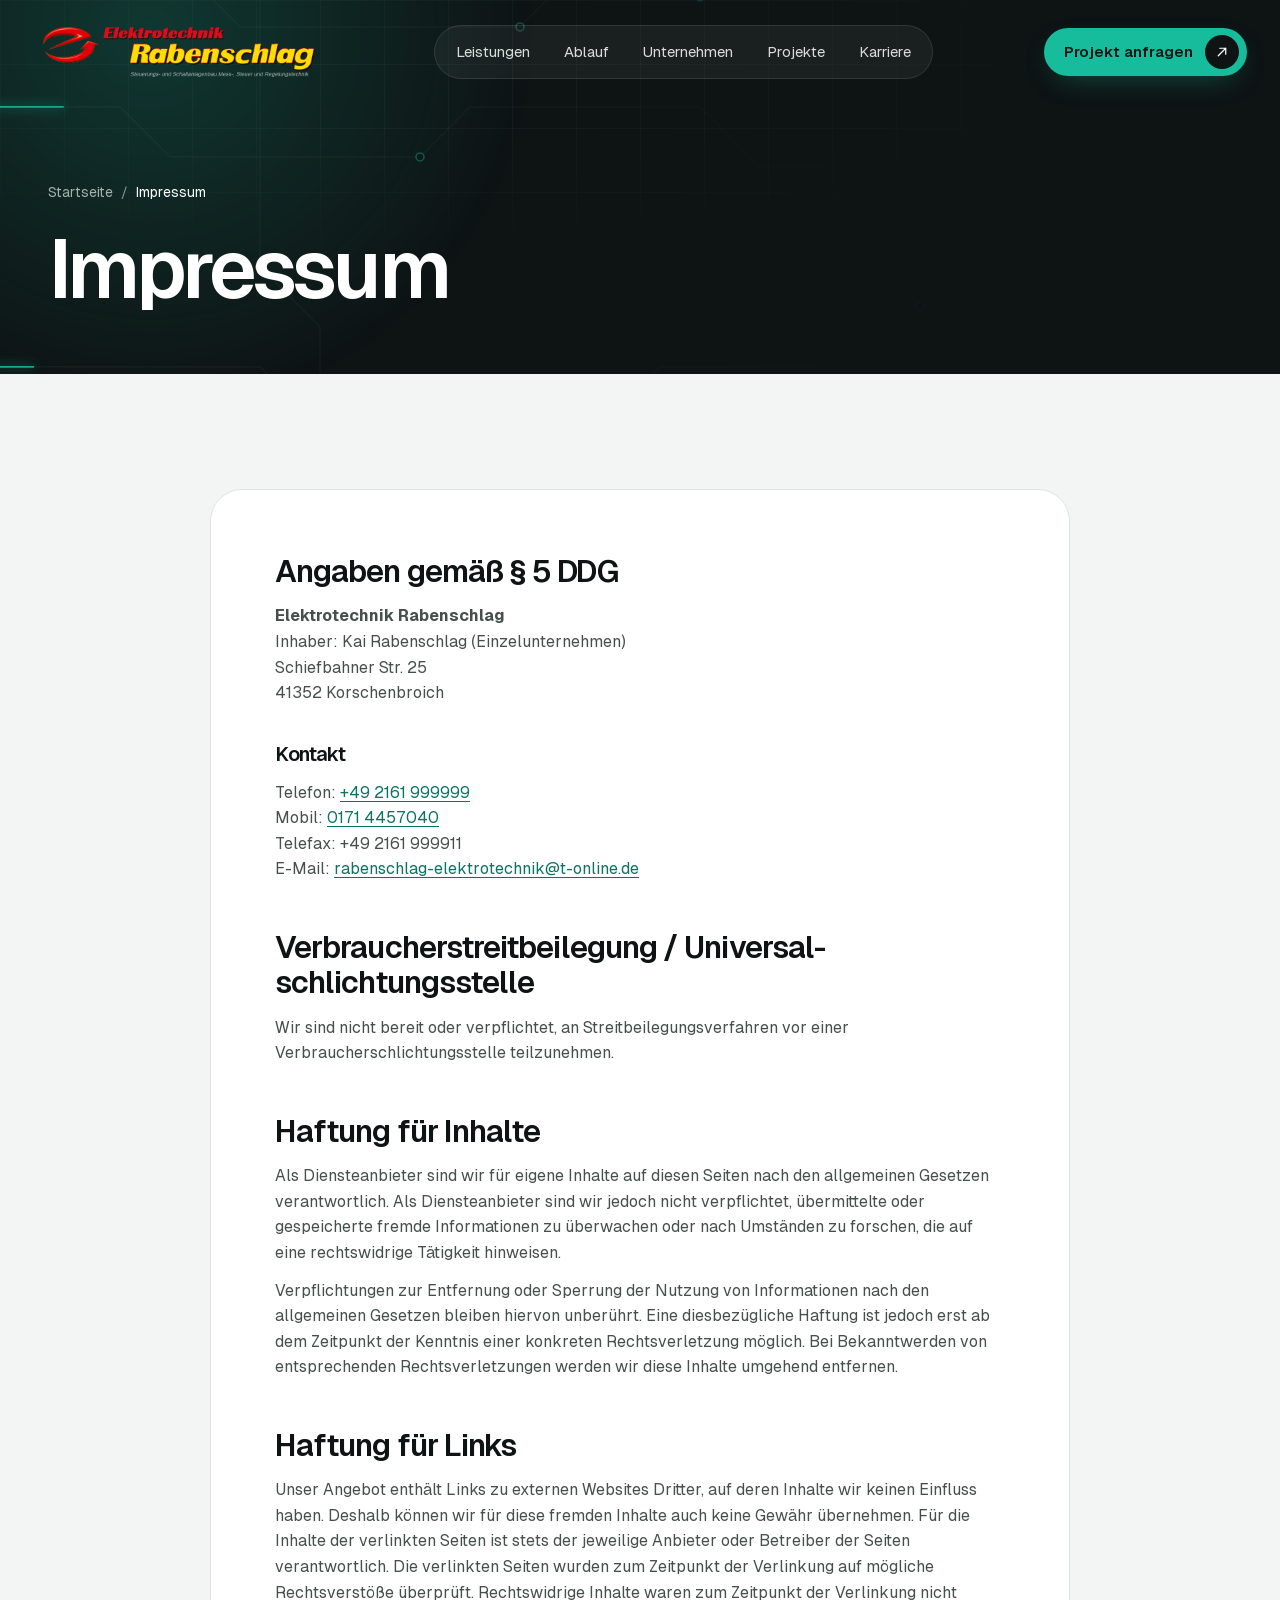
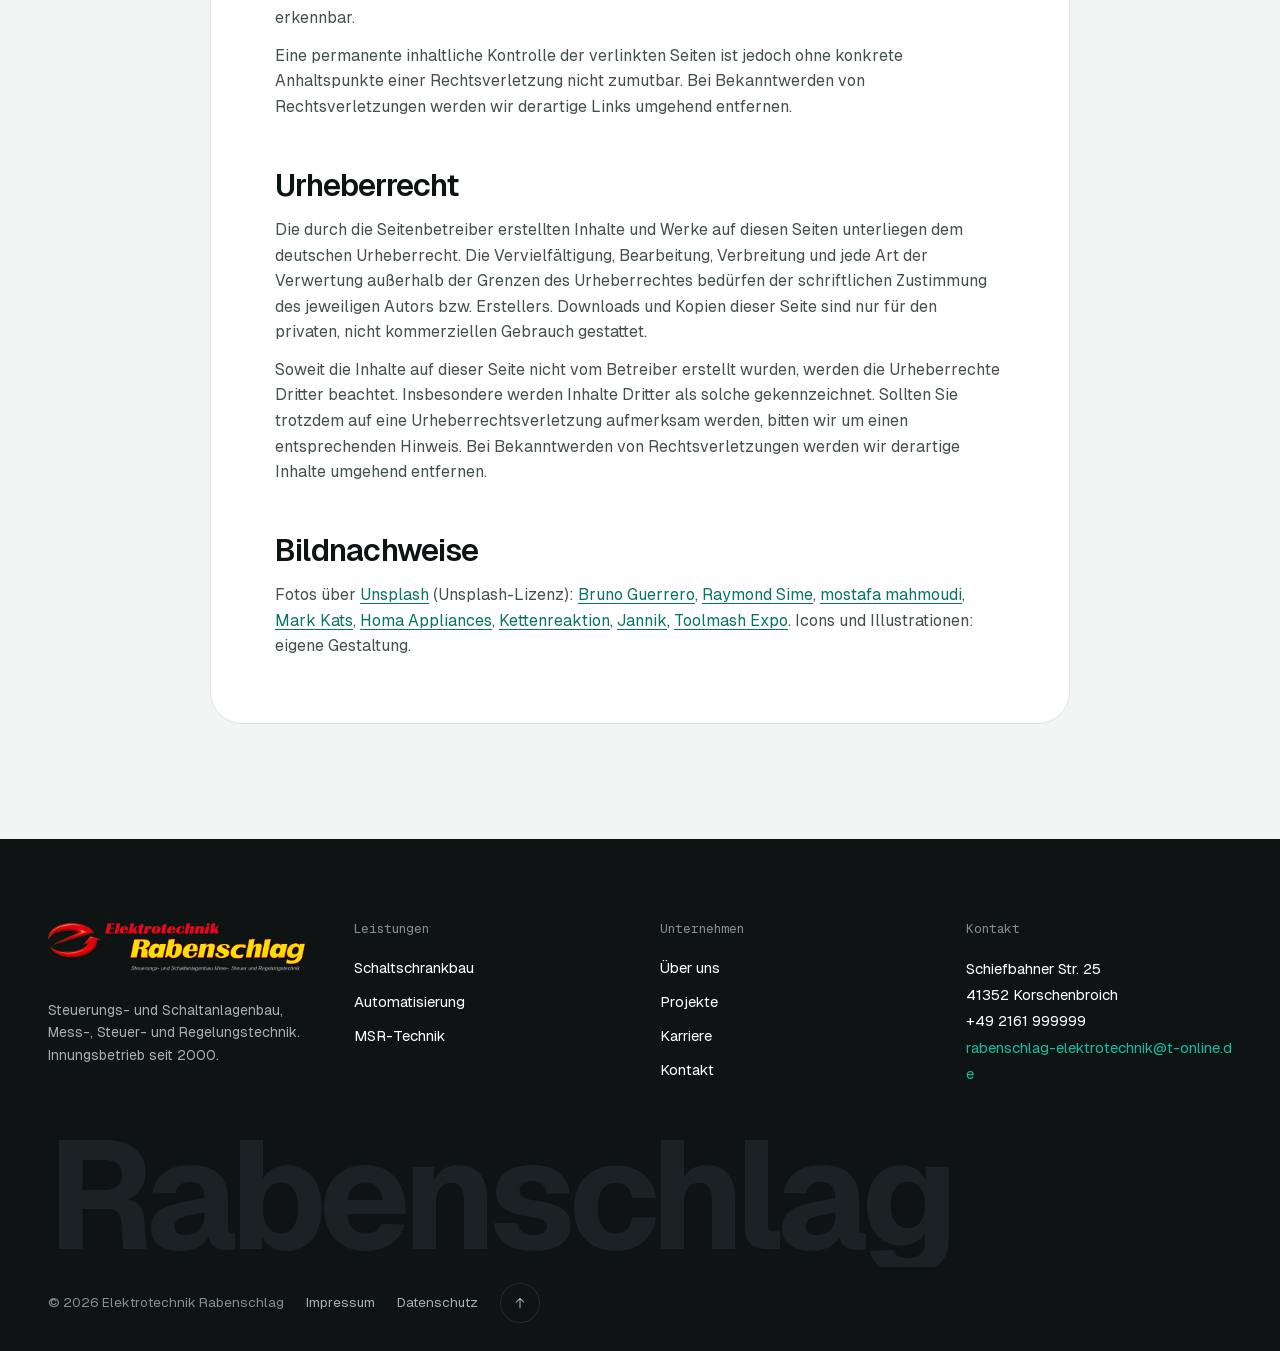
<file: docs/impressum.html>
<!doctype html>
<html lang="de" class="no-js">
<head>
<meta charset="utf-8">
<meta name="viewport" content="width=device-width, initial-scale=1">
<title>Impressum – Elektrotechnik Rabenschlag</title>
<meta name="description" content="Impressum der Elektrotechnik Rabenschlag, Schiefbahner Str. 25, 41352 Korschenbroich.">
<link rel="canonical" href="https://www.elektrotechnik-rabenschlag.de/impressum">
<meta name="theme-color" content="#0E1314">
<meta property="og:type" content="website">
<meta property="og:locale" content="de_DE">
<meta property="og:site_name" content="Elektrotechnik Rabenschlag">
<meta property="og:title" content="Impressum – Elektrotechnik Rabenschlag">
<meta property="og:description" content="Impressum der Elektrotechnik Rabenschlag, Schiefbahner Str. 25, 41352 Korschenbroich.">
<meta property="og:url" content="https://www.elektrotechnik-rabenschlag.de/impressum">
<meta property="og:image" content="https://images.unsplash.com/photo-1652715564391-38cc4475b7f5?auto=format&amp;w=1200&amp;h=630&amp;fit=crop">
<link rel="icon" href="favicon.ico">
<link rel="preload" href="assets/fonts/Geist-Variable.woff2" as="font" type="font/woff2" crossorigin>
<link rel="preconnect" href="https://images.unsplash.com">
<link rel="stylesheet" href="assets/css/site.css?v=8">
<script>document.documentElement.classList.replace('no-js','js')</script>
<script src="assets/js/site.js?v=5" defer></script>
<script type="application/ld+json">{"@context":"https://schema.org","@type":"Electrician","name":"Elektrotechnik Rabenschlag","url":"https://www.elektrotechnik-rabenschlag.de","email":"rabenschlag-elektrotechnik@t-online.de","telephone":"+491714457040","foundingDate":"2000","founder":{"@type":"Person","name":"Kai Rabenschlag","jobTitle":"Inhaber"},"address":{"@type":"PostalAddress","streetAddress":"Schiefbahner Str. 25","postalCode":"41352","addressLocality":"Korschenbroich","addressCountry":"DE"},"openingHoursSpecification":[{"@type":"OpeningHoursSpecification","dayOfWeek":["Monday","Tuesday","Wednesday","Thursday"],"opens":"08:00","closes":"16:00"},{"@type":"OpeningHoursSpecification","dayOfWeek":"Friday","opens":"08:00","closes":"12:00"}],"knowsAbout":["Schaltschrankbau","Automatisierungstechnik","MSR-Technik","DDC-Programmierung","Heizung, Lüftung, Klima"]}</script>
</head>
<body class="">
<a class="skip" href="#main">Zum Inhalt springen</a>
<div class="progress" aria-hidden="true"></div>
<header class="site-header" id="top">
  <div class="site-header-inner">
    <a class="logo" href="index.html" aria-label="Elektrotechnik Rabenschlag – Startseite"><img src="assets/img/logo-light.png" width="746" height="137" alt="Elektrotechnik Rabenschlag"></a>
    <nav class="navpill" aria-label="Hauptnavigation">
      <span class="navpill-indicator" aria-hidden="true"></span>
            <a class="nl" href="index.html#leistungen">Leistungen</a>
            <a class="nl" href="index.html#ablauf">Ablauf</a>
            <a class="nl" href="index.html#unternehmen">Unternehmen</a>
            <a class="nl" href="index.html#projekte">Projekte</a>
            <a class="nl" href="karriere.html">Karriere</a>
          </nav>
    <div class="header-actions">
      <a class="btn btn-teal mag btn-sm hide-sm" href="index.html#kontakt"><span class="btn-label">Projekt anfragen</span><span class="btn-dot"><svg class="ico ico-arrow-ur" width="18" height="18" viewBox="0 0 24 24" fill="none" stroke="currentColor" stroke-width="1.6" stroke-linecap="round" stroke-linejoin="round" aria-hidden="true" focusable="false"><path pathLength="1" d="M7 17 17 7M9 7h8v8"/></svg></span></a>      <button class="burger" type="button" aria-label="Menü öffnen" aria-expanded="false" aria-controls="mnav"><span></span><span></span></button>
    </div>
  </div>
</header>

<div class="mnav" id="mnav" role="dialog" aria-modal="true" aria-label="Navigation" hidden>
  <div class="mnav-inner">
    <div class="mnav-label mono">Leistungen</div>
    <div class="mnav-tiles">
            <a class="mnav-tile" href="schaltschrankbau.html" style="--i:0"><svg class="ico ico-cabinet" width="24" height="24" viewBox="0 0 24 24" fill="none" stroke="currentColor" stroke-width="1.6" stroke-linecap="round" stroke-linejoin="round" aria-hidden="true" focusable="false"><rect pathLength="1" x="4" y="2.5" width="16" height="17" rx="2.2"/><path pathLength="1" d="M7.5 19.5v2M16.5 19.5v2"/><path pathLength="1" d="M7.5 7h9M7.5 11h9M7.5 15h4.5"/><circle pathLength="1" class="n blink" cx="15.8" cy="15" r="1.15"/></svg><span>Schaltschrankbau</span></a>
            <a class="mnav-tile" href="automatisierung.html" style="--i:1"><svg class="ico ico-plc" width="24" height="24" viewBox="0 0 24 24" fill="none" stroke="currentColor" stroke-width="1.6" stroke-linecap="round" stroke-linejoin="round" aria-hidden="true" focusable="false"><rect pathLength="1" x="3" y="5" width="18" height="14" rx="2.4"/><path pathLength="1" d="M8 5v14"/><path pathLength="1" d="M3 9h2.5M3 12h2.5M3 15h2.5"/><path pathLength="1" d="M11 15.5h6.5"/><circle pathLength="1" cx="11.6" cy="9.6" r="1"/><circle pathLength="1" class="n blink" cx="15" cy="9.6" r="1.1"/></svg><span>Automatisierung</span></a>
            <a class="mnav-tile" href="msr-technik.html" style="--i:2"><svg class="ico ico-gauge" width="24" height="24" viewBox="0 0 24 24" fill="none" stroke="currentColor" stroke-width="1.6" stroke-linecap="round" stroke-linejoin="round" aria-hidden="true" focusable="false"><path pathLength="1" d="M4.3 17.5a8.6 8.6 0 1 1 15.4 0"/><path pathLength="1" d="M6.6 11.3l1.3.7M12 6.6v1.5M17.4 11.3l-1.3.7"/><path pathLength="1" class="needle" d="M12 15.2l3.8-4.6"/><circle pathLength="1" class="n" cx="12" cy="15.2" r="1.6"/></svg><span>MSR-Technik</span></a>
          </div>
    <ul class="mnav-list">
            <li style="--i:3"><a href="index.html#ablauf"><span>Ablauf</span><svg class="ico ico-arrow-ur" width="20" height="20" viewBox="0 0 24 24" fill="none" stroke="currentColor" stroke-width="1.6" stroke-linecap="round" stroke-linejoin="round" aria-hidden="true" focusable="false"><path pathLength="1" d="M7 17 17 7M9 7h8v8"/></svg></a></li>
            <li style="--i:4"><a href="index.html#unternehmen"><span>Unternehmen</span><svg class="ico ico-arrow-ur" width="20" height="20" viewBox="0 0 24 24" fill="none" stroke="currentColor" stroke-width="1.6" stroke-linecap="round" stroke-linejoin="round" aria-hidden="true" focusable="false"><path pathLength="1" d="M7 17 17 7M9 7h8v8"/></svg></a></li>
            <li style="--i:5"><a href="index.html#projekte"><span>Projekte</span><svg class="ico ico-arrow-ur" width="20" height="20" viewBox="0 0 24 24" fill="none" stroke="currentColor" stroke-width="1.6" stroke-linecap="round" stroke-linejoin="round" aria-hidden="true" focusable="false"><path pathLength="1" d="M7 17 17 7M9 7h8v8"/></svg></a></li>
            <li style="--i:6"><a href="karriere.html"><span>Karriere <em class="badge">4 Stellen</em></span><svg class="ico ico-arrow-ur" width="20" height="20" viewBox="0 0 24 24" fill="none" stroke="currentColor" stroke-width="1.6" stroke-linecap="round" stroke-linejoin="round" aria-hidden="true" focusable="false"><path pathLength="1" d="M7 17 17 7M9 7h8v8"/></svg></a></li>
            <li style="--i:7"><a href="index.html#kontakt"><span>Kontakt</span><svg class="ico ico-arrow-ur" width="20" height="20" viewBox="0 0 24 24" fill="none" stroke="currentColor" stroke-width="1.6" stroke-linecap="round" stroke-linejoin="round" aria-hidden="true" focusable="false"><path pathLength="1" d="M7 17 17 7M9 7h8v8"/></svg></a></li>
          </ul>
    <a class="mnav-call" href="tel:+491714457040" style="--i:9">
      <span class="avatar">KR</span>
      <span class="grow"><small>Kai Rabenschlag direkt</small><strong>0171 4457040</strong></span>
      <svg class="ico ico-phone" width="22" height="22" viewBox="0 0 24 24" fill="none" stroke="currentColor" stroke-width="1.6" stroke-linecap="round" stroke-linejoin="round" aria-hidden="true" focusable="false"><path pathLength="1" d="M5.2 3.5h2.9l1.5 4.4-2 1.4a11.2 11.2 0 0 0 5.1 5.1l1.4-2 4.4 1.5v2.9a2.1 2.1 0 0 1-2.3 2.1A16.6 16.6 0 0 1 3.1 5.8a2.1 2.1 0 0 1 2.1-2.3z"/></svg>    </a>
    <div class="mnav-hours mono">Mo–Do 08–16 Uhr · Fr 08–12 Uhr</div>
  </div>
</div>
<section class="hero hero-legal">
  <svg class="circuit" viewBox="0 0 1280 680" preserveAspectRatio="xMidYMid slice" aria-hidden="true"><path class="trace" d="M-20 120 H180 L240 180 H520 L580 120 H900"/><path class="pulse" pathLength="1" style="--d:5s;--delay:-0s" d="M-20 120 H180 L240 180 H520 L580 120 H900"/><path class="trace" d="M-20 260 H120 L170 310 H420 L470 260 H700 L760 320 H1300"/><path class="pulse" pathLength="1" style="--d:6.3s;--delay:-1.7s" d="M-20 260 H120 L170 310 H420 L470 260 H700 L760 320 H1300"/><path class="trace" d="M200 -20 V60 L260 120 V420 L320 480 V700"/><path class="pulse" pathLength="1" style="--d:7.6s;--delay:-3.4s" d="M200 -20 V60 L260 120 V420 L320 480 V700"/><path class="trace" d="M640 -20 V90 L700 150 H980 L1040 90 H1300"/><path class="pulse" pathLength="1" style="--d:8.9s;--delay:-5.1s" d="M640 -20 V90 L700 150 H980 L1040 90 H1300"/><path class="trace" d="M860 700 V520 L920 460 V330 L980 270 H1300"/><path class="pulse" pathLength="1" style="--d:10.2s;--delay:-6.8s" d="M860 700 V520 L920 460 V330 L980 270 H1300"/><path class="trace" d="M-20 520 H260 L320 580 H600 L660 520 H820"/><path class="pulse" pathLength="1" style="--d:11.5s;--delay:-8.5s" d="M-20 520 H260 L320 580 H600 L660 520 H820"/><circle class="node node-volt" style="--delay:0s" cx="180" cy="120" r="4"/><circle class="node" style="--delay:0.45s" cx="520" cy="180" r="4"/><circle class="node" style="--delay:0.9s" cx="420" cy="310" r="4"/><circle class="node node-volt" style="--delay:1.35s" cx="260" cy="420" r="4"/><circle class="node" style="--delay:1.8s" cx="700" cy="150" r="4"/><circle class="node" style="--delay:2.25s" cx="920" cy="460" r="4"/><circle class="node node-volt" style="--delay:2.7s" cx="600" cy="580" r="4"/><circle class="node" style="--delay:3.15s" cx="980" cy="270" r="4"/></svg>  <div class="hero-inner">
    <div class="hero-grid">
      <div class="hero-copy">
        <ol class="crumbs" aria-label="Brotkrumen" data-reveal><li><a href="index.html">Startseite</a></li><li aria-hidden="true">/</li><li aria-current="page">Impressum</li></ol>
        <h1 class="h1" data-split>Impressum</h1>
              </div>
    </div>
  </div>
</section>
<main id="main" class="section">
  <div class="legal">
    <div class="legal-body" data-reveal>
      <h2>Angaben gemäß § 5 DDG</h2>
      <p><strong>Elektrotechnik Rabenschlag</strong><br>Inhaber: Kai Rabenschlag (Einzelunternehmen)<br>Schiefbahner Str. 25<br>41352 Korschenbroich</p>
      <h3>Kontakt</h3>
      <p>Telefon: <a href="tel:+492161999999">+49 2161 999999</a><br>
      Mobil: <a href="tel:+491714457040">0171 4457040</a><br>
      Telefax: +49 2161 999911<br>
      E-Mail: <a href="mailto:rabenschlag-elektrotechnik@t-online.de">rabenschlag-elektrotechnik@t-online.de</a></p>

      <h2>Verbraucher&shy;streit&shy;beilegung / Universal&shy;schlichtungs&shy;stelle</h2>
      <p>Wir sind nicht bereit oder verpflichtet, an Streitbeilegungsverfahren vor einer Verbraucherschlichtungsstelle teilzunehmen.</p>

      <h2>Haftung für Inhalte</h2>
      <p>Als Diensteanbieter sind wir für eigene Inhalte auf diesen Seiten nach den allgemeinen Gesetzen verantwortlich. Als Diensteanbieter sind wir jedoch nicht verpflichtet, übermittelte oder gespeicherte fremde Informationen zu überwachen oder nach Umständen zu forschen, die auf eine rechtswidrige Tätigkeit hinweisen.</p>
      <p>Verpflichtungen zur Entfernung oder Sperrung der Nutzung von Informationen nach den allgemeinen Gesetzen bleiben hiervon unberührt. Eine diesbezügliche Haftung ist jedoch erst ab dem Zeitpunkt der Kenntnis einer konkreten Rechtsverletzung möglich. Bei Bekanntwerden von entsprechenden Rechtsverletzungen werden wir diese Inhalte umgehend entfernen.</p>

      <h2>Haftung für Links</h2>
      <p>Unser Angebot enthält Links zu externen Websites Dritter, auf deren Inhalte wir keinen Einfluss haben. Deshalb können wir für diese fremden Inhalte auch keine Gewähr übernehmen. Für die Inhalte der verlinkten Seiten ist stets der jeweilige Anbieter oder Betreiber der Seiten verantwortlich. Die verlinkten Seiten wurden zum Zeitpunkt der Verlinkung auf mögliche Rechtsverstöße überprüft. Rechtswidrige Inhalte waren zum Zeitpunkt der Verlinkung nicht erkennbar.</p>
      <p>Eine permanente inhaltliche Kontrolle der verlinkten Seiten ist jedoch ohne konkrete Anhaltspunkte einer Rechtsverletzung nicht zumutbar. Bei Bekanntwerden von Rechtsverletzungen werden wir derartige Links umgehend entfernen.</p>

      <h2>Urheberrecht</h2>
      <p>Die durch die Seitenbetreiber erstellten Inhalte und Werke auf diesen Seiten unterliegen dem deutschen Urheberrecht. Die Vervielfältigung, Bearbeitung, Verbreitung und jede Art der Verwertung außerhalb der Grenzen des Urheberrechtes bedürfen der schriftlichen Zustimmung des jeweiligen Autors bzw. Erstellers. Downloads und Kopien dieser Seite sind nur für den privaten, nicht kommerziellen Gebrauch gestattet.</p>
      <p>Soweit die Inhalte auf dieser Seite nicht vom Betreiber erstellt wurden, werden die Urheberrechte Dritter beachtet. Insbesondere werden Inhalte Dritter als solche gekennzeichnet. Sollten Sie trotzdem auf eine Urheberrechtsverletzung aufmerksam werden, bitten wir um einen entsprechenden Hinweis. Bei Bekanntwerden von Rechtsverletzungen werden wir derartige Inhalte umgehend entfernen.</p>

      <h2>Bildnachweise</h2>
      <p class="credits">Fotos über <a href="https://unsplash.com" target="_blank" rel="noopener">Unsplash</a> (Unsplash-Lizenz):
      <a href="https://unsplash.com/photos/hP0yzStvp-M" target="_blank" rel="noopener">Bruno Guerrero</a>, <a href="https://unsplash.com/photos/KDkU44ikiko" target="_blank" rel="noopener">Raymond Sime</a>, <a href="https://unsplash.com/photos/47jO5Y8nsYo" target="_blank" rel="noopener">mostafa mahmoudi</a>, <a href="https://unsplash.com/photos/ufo5IiRdqjc" target="_blank" rel="noopener">Mark Kats</a>, <a href="https://unsplash.com/photos/sz1CHL7Pky0" target="_blank" rel="noopener">Homa Appliances</a>, <a href="https://unsplash.com/photos/l_Vn4HlFQVw" target="_blank" rel="noopener">Kettenreaktion</a>, <a href="https://unsplash.com/photos/VDHYvBgvH8w" target="_blank" rel="noopener">Jannik</a>, <a href="https://unsplash.com/photos/PkHf7BUWbtk" target="_blank" rel="noopener">Toolmash Expo</a>. Icons und Illustrationen: eigene Gestaltung.</p>
    </div>
  </div>
</main>
<footer class="site-footer">
  <div class="wrap footer-grid">
    <div data-reveal>
      <span class="logo logo-footer"><img src="assets/img/logo-light.png" width="746" height="137" alt="Elektrotechnik Rabenschlag" loading="lazy"></span>
      <p class="footer-claim">Steuerungs- und Schaltanlagenbau, Mess-, Steuer- und Regelungstechnik. Innungsbetrieb seit 2000.</p>
    </div>
    <nav aria-label="Leistungen" data-reveal style="--d:1">
      <div class="footer-h">Leistungen</div>
      <ul>
        <li><a href="schaltschrankbau.html">Schaltschrankbau</a></li><li><a href="automatisierung.html">Automatisierung</a></li><li><a href="msr-technik.html">MSR-Technik</a></li>      </ul>
    </nav>
    <nav aria-label="Unternehmen" data-reveal style="--d:2">
      <div class="footer-h">Unternehmen</div>
      <ul>
        <li><a href="index.html#unternehmen">Über uns</a></li>
        <li><a href="index.html#projekte">Projekte</a></li>
        <li><a href="karriere.html">Karriere</a></li>
        <li><a href="index.html#kontakt">Kontakt</a></li>
      </ul>
    </nav>
    <div data-reveal style="--d:3">
      <div class="footer-h">Kontakt</div>
      <address>
        Schiefbahner Str. 25<br>41352 Korschenbroich<br>
        <a href="tel:+492161999999">+49 2161 999999</a><br>
        <a class="footer-mail" href="mailto:rabenschlag-elektrotechnik@t-online.de">rabenschlag-elektrotechnik@t-online.de</a>
      </address>
    </div>
  </div>
  <div class="wrap footer-bottom">
    <span class="footer-word" aria-hidden="true" data-reveal><span style="--i:0">R</span><span style="--i:1">a</span><span style="--i:2">b</span><span style="--i:3">e</span><span style="--i:4">n</span><span style="--i:5">s</span><span style="--i:6">c</span><span style="--i:7">h</span><span style="--i:8">l</span><span style="--i:9">a</span><span style="--i:10">g</span></span>
    <div class="footer-legal">
      <span>© 2026 Elektrotechnik Rabenschlag</span>
      <a href="impressum.html">Impressum</a>
      <a href="datenschutz.html">Datenschutz</a>
      <a href="#top" class="totop" aria-label="Nach oben"><svg class="ico ico-arrow-ur" width="16" height="16" viewBox="0 0 24 24" fill="none" stroke="currentColor" stroke-width="1.6" stroke-linecap="round" stroke-linejoin="round" aria-hidden="true" focusable="false"><path pathLength="1" d="M7 17 17 7M9 7h8v8"/></svg></a>
    </div>
  </div>
</footer>

<div class="dock" aria-label="Schnellkontakt">
  <a class="dock-call" href="tel:+491714457040"><svg class="ico ico-phone" width="20" height="20" viewBox="0 0 24 24" fill="none" stroke="currentColor" stroke-width="1.6" stroke-linecap="round" stroke-linejoin="round" aria-hidden="true" focusable="false"><path pathLength="1" d="M5.2 3.5h2.9l1.5 4.4-2 1.4a11.2 11.2 0 0 0 5.1 5.1l1.4-2 4.4 1.5v2.9a2.1 2.1 0 0 1-2.3 2.1A16.6 16.6 0 0 1 3.1 5.8a2.1 2.1 0 0 1 2.1-2.3z"/></svg>Anrufen</a>
  <a class="dock-mail" href="mailto:rabenschlag-elektrotechnik@t-online.de"><svg class="ico ico-mail" width="20" height="20" viewBox="0 0 24 24" fill="none" stroke="currentColor" stroke-width="1.6" stroke-linecap="round" stroke-linejoin="round" aria-hidden="true" focusable="false"><rect pathLength="1" x="2.5" y="5" width="19" height="14" rx="2.6"/><path pathLength="1" d="m3.5 6.8 8.5 6.4 8.5-6.4"/></svg>E-Mail</a>
</div>
</body>
</html>
</file>
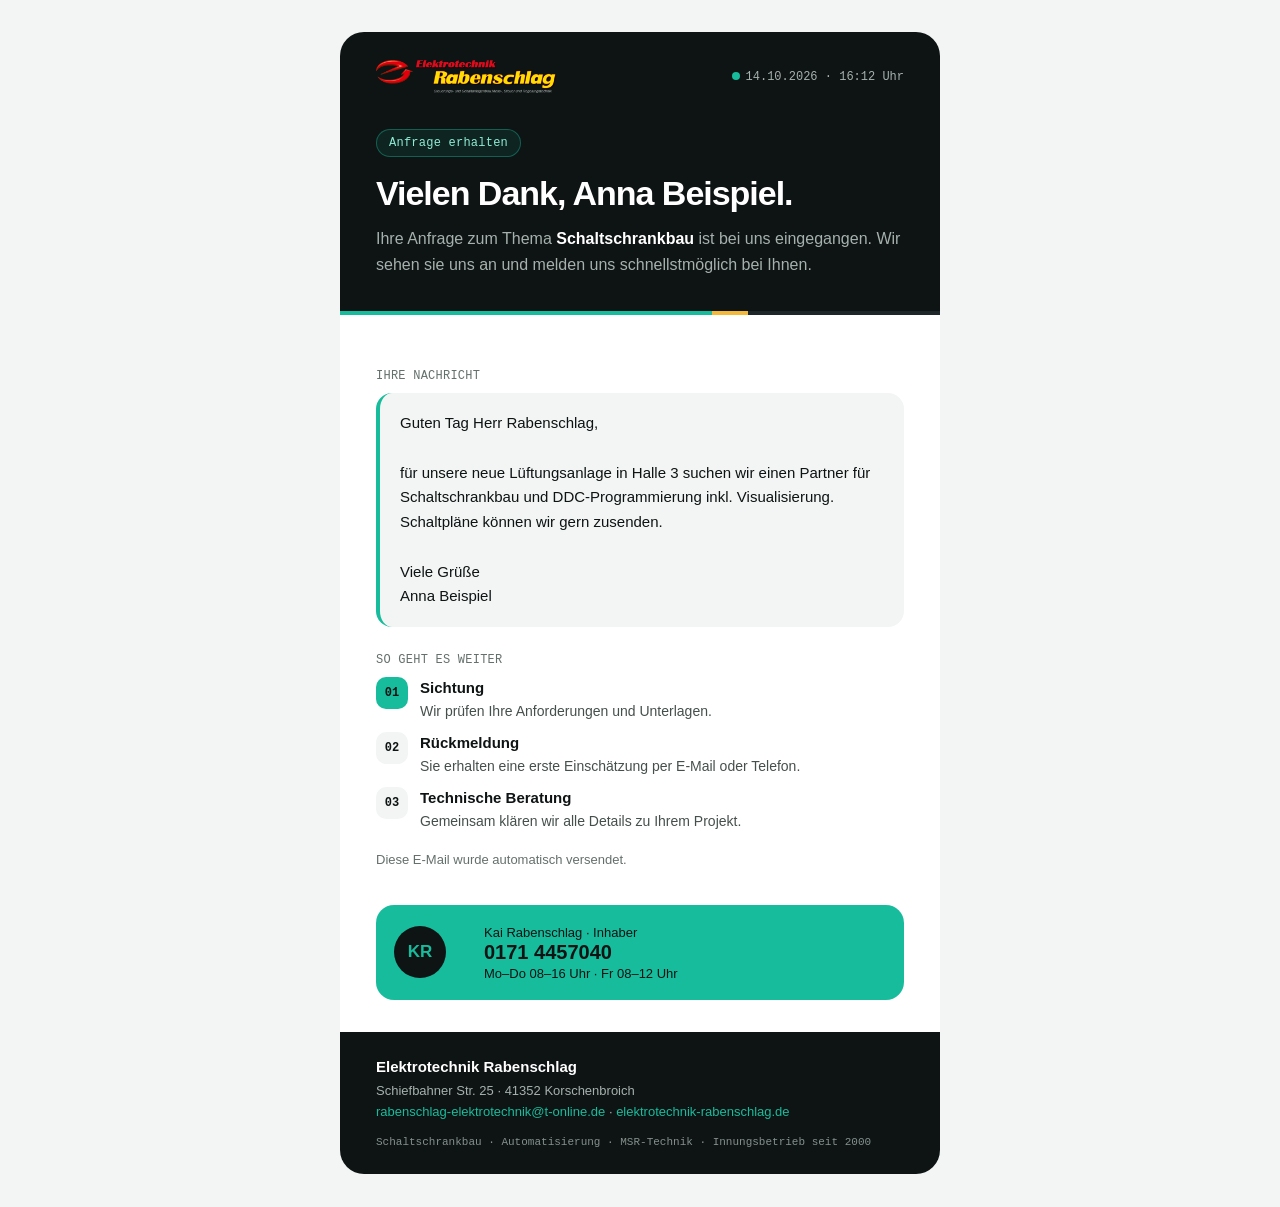
<file: docs/mail-anfrage-bestaetigung.html>
<!doctype html><html lang="de"><head><meta charset="utf-8"><meta name="viewport" content="width=device-width,initial-scale=1"><meta name="color-scheme" content="light only"><title>Vielen Dank, Anna Beispiel.</title><style>@media (max-width:620px){.px{padding-left:22px!important;padding-right:22px!important}.h1{font-size:28px!important}.stack td{display:block!important;width:100%!important}}a{color:#0A7462}</style></head><body style="margin:0;padding:0;background:#F2F5F3;-webkit-text-size-adjust:100%"><div style="display:none;max-height:0;overflow:hidden;opacity:0">Vielen Dank – wir haben Ihre Anfrage erhalten.&#8199;&#65279;&#847;&#8199;&#65279;&#847;&#8199;&#65279;&#847;</div><table role="presentation" width="100%" cellpadding="0" cellspacing="0" style="background:#F2F5F3"><tr><td align="center" style="padding:32px 12px"><table role="presentation" width="600" cellpadding="0" cellspacing="0" style="width:100%;max-width:600px"><tr><td style="background:#0E1314;border-radius:24px 24px 0 0;padding:28px 36px 0" class="px"><table role="presentation" width="100%" cellpadding="0" cellspacing="0"><tr><td><img src="assets/img/logo-mail.png" width="180" alt="Elektrotechnik Rabenschlag" style="display:block;width:180px;height:auto;border:0;color:#FFFFFF;font-family:'Geist',-apple-system,BlinkMacSystemFont,'Segoe UI',Roboto,Helvetica,Arial,sans-serif;font-size:16px;font-weight:700"></td><td align="right" style="font-family:'Geist Mono',SFMono-Regular,Menlo,Consolas,monospace;font-size:12px;color:#A6B1AD"><span style="display:inline-block;width:8px;height:8px;border-radius:8px;background:#17BC9C;margin-right:6px;vertical-align:middle"></span>14.10.2026 · 16:12 Uhr</td></tr></table></td></tr><tr><td style="background:#0E1314;padding:36px 36px 34px" class="px"><div style="display:inline-block;padding:6px 12px;border-radius:999px;border:1px solid rgba(23,188,156,.4);background:rgba(23,188,156,.1);font-family:'Geist Mono',SFMono-Regular,Menlo,Consolas,monospace;font-size:12px;color:#8EEBD5;letter-spacing:.02em">Anfrage erhalten</div><h1 class="h1" style="margin:18px 0 0;font-family:'Geist',-apple-system,BlinkMacSystemFont,'Segoe UI',Roboto,Helvetica,Arial,sans-serif;font-size:34px;line-height:1.08;font-weight:600;letter-spacing:-.03em;color:#FFFFFF">Vielen Dank, Anna Beispiel.</h1><p style="margin:14px 0 0;font-family:'Geist',-apple-system,BlinkMacSystemFont,'Segoe UI',Roboto,Helvetica,Arial,sans-serif;font-size:16px;line-height:1.6;color:#A6B1AD">Ihre Anfrage zum Thema <strong style="color:#FFFFFF">Schaltschrankbau</strong> ist bei uns eingegangen. Wir sehen sie uns an und melden uns schnellstmöglich bei Ihnen.</p></td></tr><tr><td style="background:#0E1314;padding:0"><table role="presentation" width="100%" cellpadding="0" cellspacing="0"><tr><td style="height:4px;background:#17BC9C;font-size:0;line-height:0" width="62%">&nbsp;</td><td style="height:4px;background:#F4B83A;font-size:0;line-height:0" width="6%">&nbsp;</td><td style="height:4px;background:#1D2628;font-size:0;line-height:0">&nbsp;</td></tr></table></td></tr><tr><td style="background:#FFFFFF;padding:30px 36px 8px" class="px"><div style="margin:24px 0 0;font-family:'Geist Mono',SFMono-Regular,Menlo,Consolas,monospace;font-size:12px;color:#64706C;text-transform:uppercase;letter-spacing:.02em">Ihre Nachricht</div><div style="margin:10px 0 0;padding:18px 20px;border-radius:16px;background:#F2F5F3;border-left:4px solid #17BC9C;font-family:'Geist',-apple-system,BlinkMacSystemFont,'Segoe UI',Roboto,Helvetica,Arial,sans-serif;font-size:15px;line-height:1.65;color:#0E1314">Guten Tag Herr Rabenschlag,<br />
<br />
für unsere neue Lüftungsanlage in Halle 3 suchen wir einen Partner für Schaltschrankbau und DDC-Programmierung inkl. Visualisierung. Schaltpläne können wir gern zusenden.<br />
<br />
Viele Grüße<br />
Anna Beispiel</div><div style="margin:26px 0 0;font-family:'Geist Mono',SFMono-Regular,Menlo,Consolas,monospace;font-size:12px;color:#64706C;text-transform:uppercase;letter-spacing:.02em">So geht es weiter</div><table role="presentation" width="100%" cellpadding="0" cellspacing="0" style="margin-top:10px"><tr><td width="44" valign="top"><div style="width:32px;height:32px;border-radius:10px;background:#17BC9C;color:#0E1314;font-family:'Geist Mono',SFMono-Regular,Menlo,Consolas,monospace;font-size:12px;font-weight:600;line-height:32px;text-align:center">01</div></td><td style="font-family:'Geist',-apple-system,BlinkMacSystemFont,'Segoe UI',Roboto,Helvetica,Arial,sans-serif;font-size:15px;line-height:1.5;color:#0E1314"><strong style="font-weight:600">Sichtung</strong><br><span style="color:#45504D;font-size:14px">Wir prüfen Ihre Anforderungen und Unterlagen.</span></td></tr></table><table role="presentation" width="100%" cellpadding="0" cellspacing="0" style="margin-top:10px"><tr><td width="44" valign="top"><div style="width:32px;height:32px;border-radius:10px;background:#F2F5F3;color:#0E1314;font-family:'Geist Mono',SFMono-Regular,Menlo,Consolas,monospace;font-size:12px;font-weight:600;line-height:32px;text-align:center">02</div></td><td style="font-family:'Geist',-apple-system,BlinkMacSystemFont,'Segoe UI',Roboto,Helvetica,Arial,sans-serif;font-size:15px;line-height:1.5;color:#0E1314"><strong style="font-weight:600">Rückmeldung</strong><br><span style="color:#45504D;font-size:14px">Sie erhalten eine erste Einschätzung per E-Mail oder Telefon.</span></td></tr></table><table role="presentation" width="100%" cellpadding="0" cellspacing="0" style="margin-top:10px"><tr><td width="44" valign="top"><div style="width:32px;height:32px;border-radius:10px;background:#F2F5F3;color:#0E1314;font-family:'Geist Mono',SFMono-Regular,Menlo,Consolas,monospace;font-size:12px;font-weight:600;line-height:32px;text-align:center">03</div></td><td style="font-family:'Geist',-apple-system,BlinkMacSystemFont,'Segoe UI',Roboto,Helvetica,Arial,sans-serif;font-size:15px;line-height:1.5;color:#0E1314"><strong style="font-weight:600">Technische Beratung</strong><br><span style="color:#45504D;font-size:14px">Gemeinsam klären wir alle Details zu Ihrem Projekt.</span></td></tr></table><p style="margin:18px 0 0;font-family:'Geist',-apple-system,BlinkMacSystemFont,'Segoe UI',Roboto,Helvetica,Arial,sans-serif;font-size:13px;line-height:1.6;color:#64706C">Diese E-Mail wurde automatisch versendet.</p><div style="height:26px;line-height:26px">&nbsp;</div></td></tr><tr><td style="background:#FFFFFF;padding:0 36px 32px" class="px"><table role="presentation" width="100%" cellpadding="0" cellspacing="0" style="background:#17BC9C;border-radius:18px"><tr><td width="72" style="padding:18px 0 18px 18px"><div style="width:52px;height:52px;border-radius:52px;background:#0E1314;color:#17BC9C;font-family:'Geist',-apple-system,BlinkMacSystemFont,'Segoe UI',Roboto,Helvetica,Arial,sans-serif;font-size:17px;font-weight:700;line-height:52px;text-align:center">KR</div></td><td style="padding:18px;font-family:'Geist',-apple-system,BlinkMacSystemFont,'Segoe UI',Roboto,Helvetica,Arial,sans-serif;color:#0E1314"><span style="font-size:13px">Kai Rabenschlag · Inhaber</span><br><a href="tel:+491714457040" style="font-size:20px;font-weight:700;color:#0E1314;text-decoration:none">0171 4457040</a><br><span style="font-size:13px">Mo–Do 08–16 Uhr · Fr 08–12 Uhr</span></td></tr></table></td></tr><tr><td style="background:#0E1314;border-radius:0 0 24px 24px;padding:26px 36px" class="px"><p style="margin:0;font-family:'Geist',-apple-system,BlinkMacSystemFont,'Segoe UI',Roboto,Helvetica,Arial,sans-serif;font-size:15px;font-weight:600;color:#FFFFFF">Elektrotechnik Rabenschlag</p><p style="margin:6px 0 0;font-family:'Geist',-apple-system,BlinkMacSystemFont,'Segoe UI',Roboto,Helvetica,Arial,sans-serif;font-size:13px;line-height:1.6;color:#A6B1AD">Schiefbahner Str. 25 · 41352 Korschenbroich<br><a href="mailto:rabenschlag-elektrotechnik@t-online.de" style="color:#17BC9C;text-decoration:none">rabenschlag-elektrotechnik@t-online.de</a> · <a href="https://www.elektrotechnik-rabenschlag.de" style="color:#17BC9C;text-decoration:none">elektrotechnik-rabenschlag.de</a></p><p style="margin:14px 0 0;font-family:'Geist Mono',SFMono-Regular,Menlo,Consolas,monospace;font-size:11px;color:#85908C">Schaltschrankbau · Automatisierung · MSR-Technik · Innungsbetrieb seit 2000</p></td></tr></table></td></tr></table></body></html>
</file>
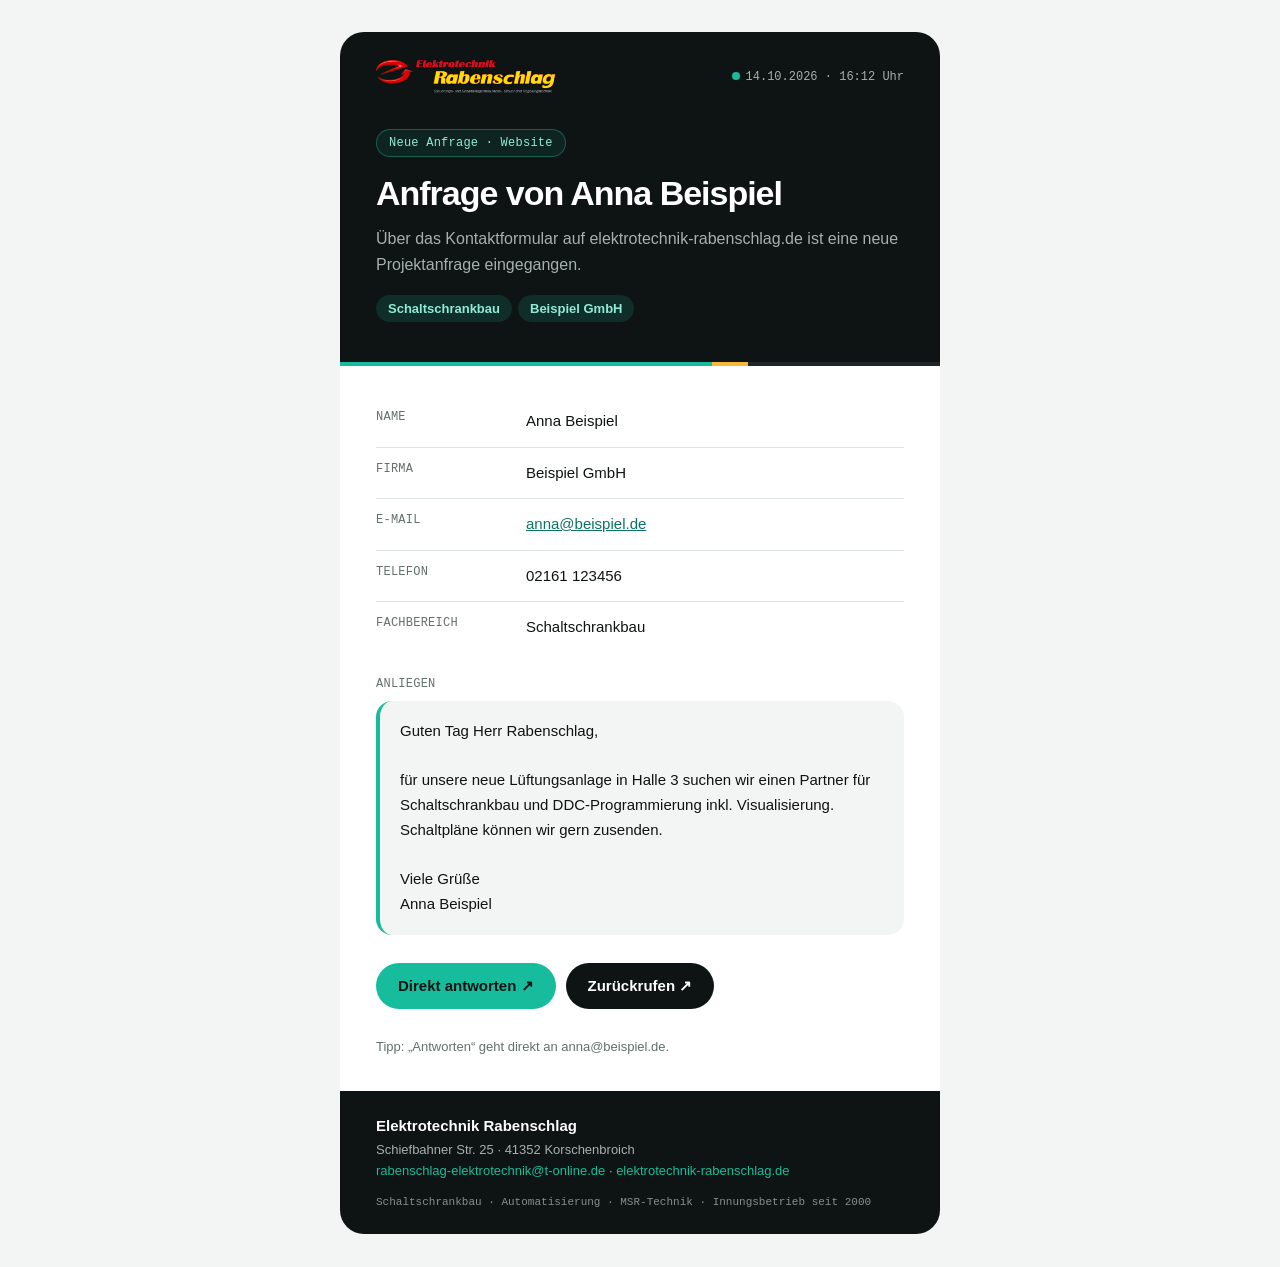
<file: docs/mail-anfrage.html>
<!doctype html><html lang="de"><head><meta charset="utf-8"><meta name="viewport" content="width=device-width,initial-scale=1"><meta name="color-scheme" content="light only"><title>Anfrage von Anna Beispiel</title><style>@media (max-width:620px){.px{padding-left:22px!important;padding-right:22px!important}.h1{font-size:28px!important}.stack td{display:block!important;width:100%!important}}a{color:#0A7462}</style></head><body style="margin:0;padding:0;background:#F2F5F3;-webkit-text-size-adjust:100%"><div style="display:none;max-height:0;overflow:hidden;opacity:0">Schaltschrankbau · Anna Beispiel&#8199;&#65279;&#847;&#8199;&#65279;&#847;&#8199;&#65279;&#847;</div><table role="presentation" width="100%" cellpadding="0" cellspacing="0" style="background:#F2F5F3"><tr><td align="center" style="padding:32px 12px"><table role="presentation" width="600" cellpadding="0" cellspacing="0" style="width:100%;max-width:600px"><tr><td style="background:#0E1314;border-radius:24px 24px 0 0;padding:28px 36px 0" class="px"><table role="presentation" width="100%" cellpadding="0" cellspacing="0"><tr><td><img src="assets/img/logo-mail.png" width="180" alt="Elektrotechnik Rabenschlag" style="display:block;width:180px;height:auto;border:0;color:#FFFFFF;font-family:'Geist',-apple-system,BlinkMacSystemFont,'Segoe UI',Roboto,Helvetica,Arial,sans-serif;font-size:16px;font-weight:700"></td><td align="right" style="font-family:'Geist Mono',SFMono-Regular,Menlo,Consolas,monospace;font-size:12px;color:#A6B1AD"><span style="display:inline-block;width:8px;height:8px;border-radius:8px;background:#17BC9C;margin-right:6px;vertical-align:middle"></span>14.10.2026 · 16:12 Uhr</td></tr></table></td></tr><tr><td style="background:#0E1314;padding:36px 36px 34px" class="px"><div style="display:inline-block;padding:6px 12px;border-radius:999px;border:1px solid rgba(23,188,156,.4);background:rgba(23,188,156,.1);font-family:'Geist Mono',SFMono-Regular,Menlo,Consolas,monospace;font-size:12px;color:#8EEBD5;letter-spacing:.02em">Neue Anfrage · Website</div><h1 class="h1" style="margin:18px 0 0;font-family:'Geist',-apple-system,BlinkMacSystemFont,'Segoe UI',Roboto,Helvetica,Arial,sans-serif;font-size:34px;line-height:1.08;font-weight:600;letter-spacing:-.03em;color:#FFFFFF">Anfrage von Anna Beispiel</h1><p style="margin:14px 0 0;font-family:'Geist',-apple-system,BlinkMacSystemFont,'Segoe UI',Roboto,Helvetica,Arial,sans-serif;font-size:16px;line-height:1.6;color:#A6B1AD">Über das Kontaktformular auf elektrotechnik-rabenschlag.de ist eine neue Projektanfrage eingegangen.</p><div style="margin-top:18px"><span style="display:inline-block;margin:0 6px 6px 0;padding:6px 12px;border-radius:999px;background:rgba(23,188,156,.16);color:#8EEBD5;font-family:'Geist',-apple-system,BlinkMacSystemFont,'Segoe UI',Roboto,Helvetica,Arial,sans-serif;font-size:13px;font-weight:600">Schaltschrankbau</span><span style="display:inline-block;margin:0 6px 6px 0;padding:6px 12px;border-radius:999px;background:rgba(23,188,156,.16);color:#8EEBD5;font-family:'Geist',-apple-system,BlinkMacSystemFont,'Segoe UI',Roboto,Helvetica,Arial,sans-serif;font-size:13px;font-weight:600">Beispiel GmbH</span></div></td></tr><tr><td style="background:#0E1314;padding:0"><table role="presentation" width="100%" cellpadding="0" cellspacing="0"><tr><td style="height:4px;background:#17BC9C;font-size:0;line-height:0" width="62%">&nbsp;</td><td style="height:4px;background:#F4B83A;font-size:0;line-height:0" width="6%">&nbsp;</td><td style="height:4px;background:#1D2628;font-size:0;line-height:0">&nbsp;</td></tr></table></td></tr><tr><td style="background:#FFFFFF;padding:30px 36px 8px" class="px"><table role="presentation" width="100%" cellpadding="0" cellspacing="0" class="stack"><tr><td style="padding:14px 0;border-top:0;font-family:'Geist Mono',SFMono-Regular,Menlo,Consolas,monospace;font-size:12px;letter-spacing:.02em;color:#64706C;width:150px;vertical-align:top;text-transform:uppercase">Name</td><td style="padding:14px 0;border-top:0;font-family:'Geist',-apple-system,BlinkMacSystemFont,'Segoe UI',Roboto,Helvetica,Arial,sans-serif;font-size:15px;line-height:1.5;color:#0E1314;font-weight:500;vertical-align:top">Anna Beispiel</td></tr><tr><td style="padding:14px 0;border-top:1px solid #DFE5E2;font-family:'Geist Mono',SFMono-Regular,Menlo,Consolas,monospace;font-size:12px;letter-spacing:.02em;color:#64706C;width:150px;vertical-align:top;text-transform:uppercase">Firma</td><td style="padding:14px 0;border-top:1px solid #DFE5E2;font-family:'Geist',-apple-system,BlinkMacSystemFont,'Segoe UI',Roboto,Helvetica,Arial,sans-serif;font-size:15px;line-height:1.5;color:#0E1314;font-weight:500;vertical-align:top">Beispiel GmbH</td></tr><tr><td style="padding:14px 0;border-top:1px solid #DFE5E2;font-family:'Geist Mono',SFMono-Regular,Menlo,Consolas,monospace;font-size:12px;letter-spacing:.02em;color:#64706C;width:150px;vertical-align:top;text-transform:uppercase">E-Mail</td><td style="padding:14px 0;border-top:1px solid #DFE5E2;font-family:'Geist',-apple-system,BlinkMacSystemFont,'Segoe UI',Roboto,Helvetica,Arial,sans-serif;font-size:15px;line-height:1.5;color:#0E1314;font-weight:500;vertical-align:top"><a href="#" style="color:#0A7462">anna@beispiel.de</a></td></tr><tr><td style="padding:14px 0;border-top:1px solid #DFE5E2;font-family:'Geist Mono',SFMono-Regular,Menlo,Consolas,monospace;font-size:12px;letter-spacing:.02em;color:#64706C;width:150px;vertical-align:top;text-transform:uppercase">Telefon</td><td style="padding:14px 0;border-top:1px solid #DFE5E2;font-family:'Geist',-apple-system,BlinkMacSystemFont,'Segoe UI',Roboto,Helvetica,Arial,sans-serif;font-size:15px;line-height:1.5;color:#0E1314;font-weight:500;vertical-align:top">02161 123456</td></tr><tr><td style="padding:14px 0;border-top:1px solid #DFE5E2;font-family:'Geist Mono',SFMono-Regular,Menlo,Consolas,monospace;font-size:12px;letter-spacing:.02em;color:#64706C;width:150px;vertical-align:top;text-transform:uppercase">Fachbereich</td><td style="padding:14px 0;border-top:1px solid #DFE5E2;font-family:'Geist',-apple-system,BlinkMacSystemFont,'Segoe UI',Roboto,Helvetica,Arial,sans-serif;font-size:15px;line-height:1.5;color:#0E1314;font-weight:500;vertical-align:top">Schaltschrankbau</td></tr></table><div style="margin:24px 0 0;font-family:'Geist Mono',SFMono-Regular,Menlo,Consolas,monospace;font-size:12px;color:#64706C;text-transform:uppercase;letter-spacing:.02em">Anliegen</div><div style="margin:10px 0 0;padding:18px 20px;border-radius:16px;background:#F2F5F3;border-left:4px solid #17BC9C;font-family:'Geist',-apple-system,BlinkMacSystemFont,'Segoe UI',Roboto,Helvetica,Arial,sans-serif;font-size:15px;line-height:1.65;color:#0E1314">Guten Tag Herr Rabenschlag,<br />
<br />
für unsere neue Lüftungsanlage in Halle 3 suchen wir einen Partner für Schaltschrankbau und DDC-Programmierung inkl. Visualisierung. Schaltpläne können wir gern zusenden.<br />
<br />
Viele Grüße<br />
Anna Beispiel</div><table role="presentation" cellpadding="0" cellspacing="0" style="margin:28px 0 6px"><tr><td style="padding:0 10px 10px 0"><a href="#" style="display:inline-block;padding:14px 22px;border-radius:999px;font-family:'Geist',-apple-system,BlinkMacSystemFont,'Segoe UI',Roboto,Helvetica,Arial,sans-serif;font-size:15px;font-weight:600;text-decoration:none;background:#17BC9C;color:#0E1314">Direkt antworten &#8599;</a></td><td style="padding:0 10px 10px 0"><a href="#" style="display:inline-block;padding:14px 22px;border-radius:999px;font-family:'Geist',-apple-system,BlinkMacSystemFont,'Segoe UI',Roboto,Helvetica,Arial,sans-serif;font-size:15px;font-weight:600;text-decoration:none;background:#0E1314;color:#FFFFFF">Zurückrufen &#8599;</a></td></tr></table><p style="margin:18px 0 0;font-family:'Geist',-apple-system,BlinkMacSystemFont,'Segoe UI',Roboto,Helvetica,Arial,sans-serif;font-size:13px;line-height:1.6;color:#64706C">Tipp: „Antworten“ geht direkt an anna@beispiel.de.</p><div style="height:26px;line-height:26px">&nbsp;</div></td></tr><tr><td style="background:#0E1314;border-radius:0 0 24px 24px;padding:26px 36px" class="px"><p style="margin:0;font-family:'Geist',-apple-system,BlinkMacSystemFont,'Segoe UI',Roboto,Helvetica,Arial,sans-serif;font-size:15px;font-weight:600;color:#FFFFFF">Elektrotechnik Rabenschlag</p><p style="margin:6px 0 0;font-family:'Geist',-apple-system,BlinkMacSystemFont,'Segoe UI',Roboto,Helvetica,Arial,sans-serif;font-size:13px;line-height:1.6;color:#A6B1AD">Schiefbahner Str. 25 · 41352 Korschenbroich<br><a href="mailto:rabenschlag-elektrotechnik@t-online.de" style="color:#17BC9C;text-decoration:none">rabenschlag-elektrotechnik@t-online.de</a> · <a href="https://www.elektrotechnik-rabenschlag.de" style="color:#17BC9C;text-decoration:none">elektrotechnik-rabenschlag.de</a></p><p style="margin:14px 0 0;font-family:'Geist Mono',SFMono-Regular,Menlo,Consolas,monospace;font-size:11px;color:#85908C">Schaltschrankbau · Automatisierung · MSR-Technik · Innungsbetrieb seit 2000</p></td></tr></table></td></tr></table></body></html>
</file>
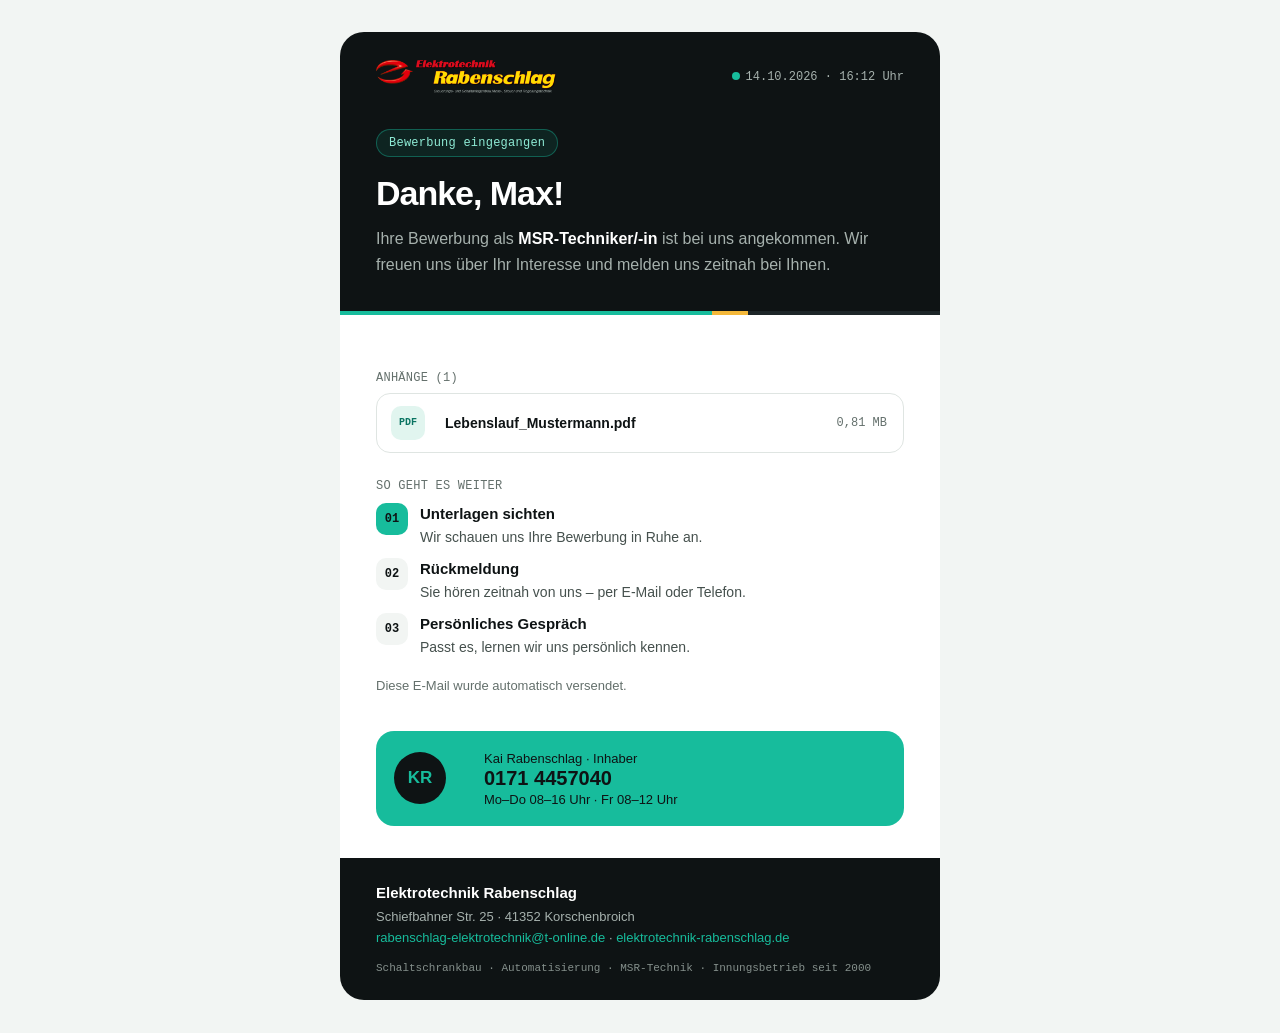
<file: docs/mail-bewerbung-bestaetigung.html>
<!doctype html><html lang="de"><head><meta charset="utf-8"><meta name="viewport" content="width=device-width,initial-scale=1"><meta name="color-scheme" content="light only"><title>Danke, Max!</title><style>@media (max-width:620px){.px{padding-left:22px!important;padding-right:22px!important}.h1{font-size:28px!important}.stack td{display:block!important;width:100%!important}}a{color:#0A7462}</style></head><body style="margin:0;padding:0;background:#F2F5F3;-webkit-text-size-adjust:100%"><div style="display:none;max-height:0;overflow:hidden;opacity:0">Danke für Ihre Bewerbung&#8199;&#65279;&#847;&#8199;&#65279;&#847;&#8199;&#65279;&#847;</div><table role="presentation" width="100%" cellpadding="0" cellspacing="0" style="background:#F2F5F3"><tr><td align="center" style="padding:32px 12px"><table role="presentation" width="600" cellpadding="0" cellspacing="0" style="width:100%;max-width:600px"><tr><td style="background:#0E1314;border-radius:24px 24px 0 0;padding:28px 36px 0" class="px"><table role="presentation" width="100%" cellpadding="0" cellspacing="0"><tr><td><img src="assets/img/logo-mail.png" width="180" alt="Elektrotechnik Rabenschlag" style="display:block;width:180px;height:auto;border:0;color:#FFFFFF;font-family:'Geist',-apple-system,BlinkMacSystemFont,'Segoe UI',Roboto,Helvetica,Arial,sans-serif;font-size:16px;font-weight:700"></td><td align="right" style="font-family:'Geist Mono',SFMono-Regular,Menlo,Consolas,monospace;font-size:12px;color:#A6B1AD"><span style="display:inline-block;width:8px;height:8px;border-radius:8px;background:#17BC9C;margin-right:6px;vertical-align:middle"></span>14.10.2026 · 16:12 Uhr</td></tr></table></td></tr><tr><td style="background:#0E1314;padding:36px 36px 34px" class="px"><div style="display:inline-block;padding:6px 12px;border-radius:999px;border:1px solid rgba(23,188,156,.4);background:rgba(23,188,156,.1);font-family:'Geist Mono',SFMono-Regular,Menlo,Consolas,monospace;font-size:12px;color:#8EEBD5;letter-spacing:.02em">Bewerbung eingegangen</div><h1 class="h1" style="margin:18px 0 0;font-family:'Geist',-apple-system,BlinkMacSystemFont,'Segoe UI',Roboto,Helvetica,Arial,sans-serif;font-size:34px;line-height:1.08;font-weight:600;letter-spacing:-.03em;color:#FFFFFF">Danke, Max!</h1><p style="margin:14px 0 0;font-family:'Geist',-apple-system,BlinkMacSystemFont,'Segoe UI',Roboto,Helvetica,Arial,sans-serif;font-size:16px;line-height:1.6;color:#A6B1AD">Ihre Bewerbung als <strong style="color:#FFFFFF">MSR-Techniker/-in</strong> ist bei uns angekommen. Wir freuen uns über Ihr Interesse und melden uns zeitnah bei Ihnen.</p></td></tr><tr><td style="background:#0E1314;padding:0"><table role="presentation" width="100%" cellpadding="0" cellspacing="0"><tr><td style="height:4px;background:#17BC9C;font-size:0;line-height:0" width="62%">&nbsp;</td><td style="height:4px;background:#F4B83A;font-size:0;line-height:0" width="6%">&nbsp;</td><td style="height:4px;background:#1D2628;font-size:0;line-height:0">&nbsp;</td></tr></table></td></tr><tr><td style="background:#FFFFFF;padding:30px 36px 8px" class="px"><div style="margin:26px 0 0;font-family:'Geist Mono',SFMono-Regular,Menlo,Consolas,monospace;font-size:12px;color:#64706C;text-transform:uppercase;letter-spacing:.02em">Anhänge (1)</div><table role="presentation" width="100%" cellpadding="0" cellspacing="0" style="margin-top:8px;border:1px solid #DFE5E2;border-radius:14px"><tr><td width="44" style="padding:12px 0 12px 14px"><div style="width:34px;height:34px;border-radius:10px;background:#E1F5EF;color:#0A7462;font-family:'Geist Mono',SFMono-Regular,Menlo,Consolas,monospace;font-size:10px;font-weight:600;line-height:34px;text-align:center">PDF</div></td><td style="padding:12px 10px;font-family:'Geist',-apple-system,BlinkMacSystemFont,'Segoe UI',Roboto,Helvetica,Arial,sans-serif;font-size:14px;font-weight:600;color:#0E1314;word-break:break-all">Lebenslauf_Mustermann.pdf</td><td align="right" style="padding:12px 16px 12px 0;font-family:'Geist Mono',SFMono-Regular,Menlo,Consolas,monospace;font-size:12px;color:#64706C;white-space:nowrap">0,81 MB</td></tr></table><div style="margin:26px 0 0;font-family:'Geist Mono',SFMono-Regular,Menlo,Consolas,monospace;font-size:12px;color:#64706C;text-transform:uppercase;letter-spacing:.02em">So geht es weiter</div><table role="presentation" width="100%" cellpadding="0" cellspacing="0" style="margin-top:10px"><tr><td width="44" valign="top"><div style="width:32px;height:32px;border-radius:10px;background:#17BC9C;color:#0E1314;font-family:'Geist Mono',SFMono-Regular,Menlo,Consolas,monospace;font-size:12px;font-weight:600;line-height:32px;text-align:center">01</div></td><td style="font-family:'Geist',-apple-system,BlinkMacSystemFont,'Segoe UI',Roboto,Helvetica,Arial,sans-serif;font-size:15px;line-height:1.5;color:#0E1314"><strong style="font-weight:600">Unterlagen sichten</strong><br><span style="color:#45504D;font-size:14px">Wir schauen uns Ihre Bewerbung in Ruhe an.</span></td></tr></table><table role="presentation" width="100%" cellpadding="0" cellspacing="0" style="margin-top:10px"><tr><td width="44" valign="top"><div style="width:32px;height:32px;border-radius:10px;background:#F2F5F3;color:#0E1314;font-family:'Geist Mono',SFMono-Regular,Menlo,Consolas,monospace;font-size:12px;font-weight:600;line-height:32px;text-align:center">02</div></td><td style="font-family:'Geist',-apple-system,BlinkMacSystemFont,'Segoe UI',Roboto,Helvetica,Arial,sans-serif;font-size:15px;line-height:1.5;color:#0E1314"><strong style="font-weight:600">Rückmeldung</strong><br><span style="color:#45504D;font-size:14px">Sie hören zeitnah von uns – per E-Mail oder Telefon.</span></td></tr></table><table role="presentation" width="100%" cellpadding="0" cellspacing="0" style="margin-top:10px"><tr><td width="44" valign="top"><div style="width:32px;height:32px;border-radius:10px;background:#F2F5F3;color:#0E1314;font-family:'Geist Mono',SFMono-Regular,Menlo,Consolas,monospace;font-size:12px;font-weight:600;line-height:32px;text-align:center">03</div></td><td style="font-family:'Geist',-apple-system,BlinkMacSystemFont,'Segoe UI',Roboto,Helvetica,Arial,sans-serif;font-size:15px;line-height:1.5;color:#0E1314"><strong style="font-weight:600">Persönliches Gespräch</strong><br><span style="color:#45504D;font-size:14px">Passt es, lernen wir uns persönlich kennen.</span></td></tr></table><p style="margin:18px 0 0;font-family:'Geist',-apple-system,BlinkMacSystemFont,'Segoe UI',Roboto,Helvetica,Arial,sans-serif;font-size:13px;line-height:1.6;color:#64706C">Diese E-Mail wurde automatisch versendet.</p><div style="height:26px;line-height:26px">&nbsp;</div></td></tr><tr><td style="background:#FFFFFF;padding:0 36px 32px" class="px"><table role="presentation" width="100%" cellpadding="0" cellspacing="0" style="background:#17BC9C;border-radius:18px"><tr><td width="72" style="padding:18px 0 18px 18px"><div style="width:52px;height:52px;border-radius:52px;background:#0E1314;color:#17BC9C;font-family:'Geist',-apple-system,BlinkMacSystemFont,'Segoe UI',Roboto,Helvetica,Arial,sans-serif;font-size:17px;font-weight:700;line-height:52px;text-align:center">KR</div></td><td style="padding:18px;font-family:'Geist',-apple-system,BlinkMacSystemFont,'Segoe UI',Roboto,Helvetica,Arial,sans-serif;color:#0E1314"><span style="font-size:13px">Kai Rabenschlag · Inhaber</span><br><a href="tel:+491714457040" style="font-size:20px;font-weight:700;color:#0E1314;text-decoration:none">0171 4457040</a><br><span style="font-size:13px">Mo–Do 08–16 Uhr · Fr 08–12 Uhr</span></td></tr></table></td></tr><tr><td style="background:#0E1314;border-radius:0 0 24px 24px;padding:26px 36px" class="px"><p style="margin:0;font-family:'Geist',-apple-system,BlinkMacSystemFont,'Segoe UI',Roboto,Helvetica,Arial,sans-serif;font-size:15px;font-weight:600;color:#FFFFFF">Elektrotechnik Rabenschlag</p><p style="margin:6px 0 0;font-family:'Geist',-apple-system,BlinkMacSystemFont,'Segoe UI',Roboto,Helvetica,Arial,sans-serif;font-size:13px;line-height:1.6;color:#A6B1AD">Schiefbahner Str. 25 · 41352 Korschenbroich<br><a href="mailto:rabenschlag-elektrotechnik@t-online.de" style="color:#17BC9C;text-decoration:none">rabenschlag-elektrotechnik@t-online.de</a> · <a href="https://www.elektrotechnik-rabenschlag.de" style="color:#17BC9C;text-decoration:none">elektrotechnik-rabenschlag.de</a></p><p style="margin:14px 0 0;font-family:'Geist Mono',SFMono-Regular,Menlo,Consolas,monospace;font-size:11px;color:#85908C">Schaltschrankbau · Automatisierung · MSR-Technik · Innungsbetrieb seit 2000</p></td></tr></table></td></tr></table></body></html>
</file>
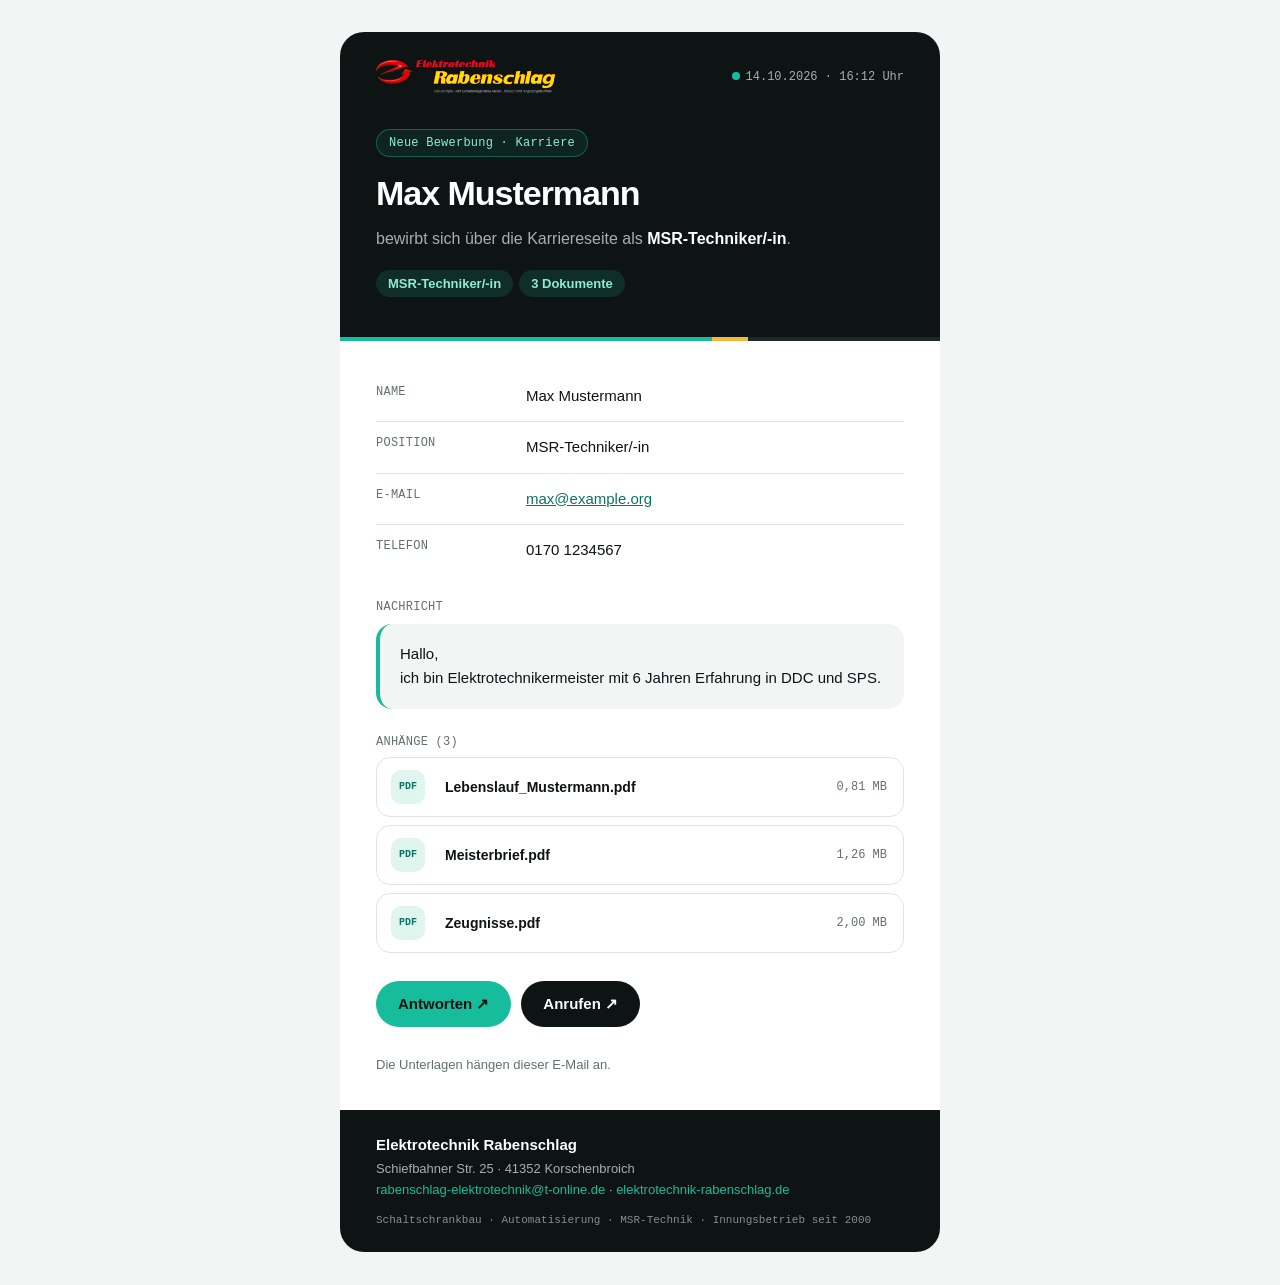
<file: docs/mail-bewerbung.html>
<!doctype html><html lang="de"><head><meta charset="utf-8"><meta name="viewport" content="width=device-width,initial-scale=1"><meta name="color-scheme" content="light only"><title>Max Mustermann</title><style>@media (max-width:620px){.px{padding-left:22px!important;padding-right:22px!important}.h1{font-size:28px!important}.stack td{display:block!important;width:100%!important}}a{color:#0A7462}</style></head><body style="margin:0;padding:0;background:#F2F5F3;-webkit-text-size-adjust:100%"><div style="display:none;max-height:0;overflow:hidden;opacity:0">MSR-Techniker/-in · Max Mustermann&#8199;&#65279;&#847;&#8199;&#65279;&#847;&#8199;&#65279;&#847;</div><table role="presentation" width="100%" cellpadding="0" cellspacing="0" style="background:#F2F5F3"><tr><td align="center" style="padding:32px 12px"><table role="presentation" width="600" cellpadding="0" cellspacing="0" style="width:100%;max-width:600px"><tr><td style="background:#0E1314;border-radius:24px 24px 0 0;padding:28px 36px 0" class="px"><table role="presentation" width="100%" cellpadding="0" cellspacing="0"><tr><td><img src="assets/img/logo-mail.png" width="180" alt="Elektrotechnik Rabenschlag" style="display:block;width:180px;height:auto;border:0;color:#FFFFFF;font-family:'Geist',-apple-system,BlinkMacSystemFont,'Segoe UI',Roboto,Helvetica,Arial,sans-serif;font-size:16px;font-weight:700"></td><td align="right" style="font-family:'Geist Mono',SFMono-Regular,Menlo,Consolas,monospace;font-size:12px;color:#A6B1AD"><span style="display:inline-block;width:8px;height:8px;border-radius:8px;background:#17BC9C;margin-right:6px;vertical-align:middle"></span>14.10.2026 · 16:12 Uhr</td></tr></table></td></tr><tr><td style="background:#0E1314;padding:36px 36px 34px" class="px"><div style="display:inline-block;padding:6px 12px;border-radius:999px;border:1px solid rgba(23,188,156,.4);background:rgba(23,188,156,.1);font-family:'Geist Mono',SFMono-Regular,Menlo,Consolas,monospace;font-size:12px;color:#8EEBD5;letter-spacing:.02em">Neue Bewerbung · Karriere</div><h1 class="h1" style="margin:18px 0 0;font-family:'Geist',-apple-system,BlinkMacSystemFont,'Segoe UI',Roboto,Helvetica,Arial,sans-serif;font-size:34px;line-height:1.08;font-weight:600;letter-spacing:-.03em;color:#FFFFFF">Max Mustermann</h1><p style="margin:14px 0 0;font-family:'Geist',-apple-system,BlinkMacSystemFont,'Segoe UI',Roboto,Helvetica,Arial,sans-serif;font-size:16px;line-height:1.6;color:#A6B1AD">bewirbt sich über die Karriereseite als <strong style="color:#FFFFFF">MSR-Techniker/-in</strong>.</p><div style="margin-top:18px"><span style="display:inline-block;margin:0 6px 6px 0;padding:6px 12px;border-radius:999px;background:rgba(23,188,156,.16);color:#8EEBD5;font-family:'Geist',-apple-system,BlinkMacSystemFont,'Segoe UI',Roboto,Helvetica,Arial,sans-serif;font-size:13px;font-weight:600">MSR-Techniker/-in</span><span style="display:inline-block;margin:0 6px 6px 0;padding:6px 12px;border-radius:999px;background:rgba(23,188,156,.16);color:#8EEBD5;font-family:'Geist',-apple-system,BlinkMacSystemFont,'Segoe UI',Roboto,Helvetica,Arial,sans-serif;font-size:13px;font-weight:600">3 Dokumente</span></div></td></tr><tr><td style="background:#0E1314;padding:0"><table role="presentation" width="100%" cellpadding="0" cellspacing="0"><tr><td style="height:4px;background:#17BC9C;font-size:0;line-height:0" width="62%">&nbsp;</td><td style="height:4px;background:#F4B83A;font-size:0;line-height:0" width="6%">&nbsp;</td><td style="height:4px;background:#1D2628;font-size:0;line-height:0">&nbsp;</td></tr></table></td></tr><tr><td style="background:#FFFFFF;padding:30px 36px 8px" class="px"><table role="presentation" width="100%" cellpadding="0" cellspacing="0" class="stack"><tr><td style="padding:14px 0;border-top:0;font-family:'Geist Mono',SFMono-Regular,Menlo,Consolas,monospace;font-size:12px;letter-spacing:.02em;color:#64706C;width:150px;vertical-align:top;text-transform:uppercase">Name</td><td style="padding:14px 0;border-top:0;font-family:'Geist',-apple-system,BlinkMacSystemFont,'Segoe UI',Roboto,Helvetica,Arial,sans-serif;font-size:15px;line-height:1.5;color:#0E1314;font-weight:500;vertical-align:top">Max Mustermann</td></tr><tr><td style="padding:14px 0;border-top:1px solid #DFE5E2;font-family:'Geist Mono',SFMono-Regular,Menlo,Consolas,monospace;font-size:12px;letter-spacing:.02em;color:#64706C;width:150px;vertical-align:top;text-transform:uppercase">Position</td><td style="padding:14px 0;border-top:1px solid #DFE5E2;font-family:'Geist',-apple-system,BlinkMacSystemFont,'Segoe UI',Roboto,Helvetica,Arial,sans-serif;font-size:15px;line-height:1.5;color:#0E1314;font-weight:500;vertical-align:top">MSR-Techniker/-in</td></tr><tr><td style="padding:14px 0;border-top:1px solid #DFE5E2;font-family:'Geist Mono',SFMono-Regular,Menlo,Consolas,monospace;font-size:12px;letter-spacing:.02em;color:#64706C;width:150px;vertical-align:top;text-transform:uppercase">E-Mail</td><td style="padding:14px 0;border-top:1px solid #DFE5E2;font-family:'Geist',-apple-system,BlinkMacSystemFont,'Segoe UI',Roboto,Helvetica,Arial,sans-serif;font-size:15px;line-height:1.5;color:#0E1314;font-weight:500;vertical-align:top"><a href="#" style="color:#0A7462">max@example.org</a></td></tr><tr><td style="padding:14px 0;border-top:1px solid #DFE5E2;font-family:'Geist Mono',SFMono-Regular,Menlo,Consolas,monospace;font-size:12px;letter-spacing:.02em;color:#64706C;width:150px;vertical-align:top;text-transform:uppercase">Telefon</td><td style="padding:14px 0;border-top:1px solid #DFE5E2;font-family:'Geist',-apple-system,BlinkMacSystemFont,'Segoe UI',Roboto,Helvetica,Arial,sans-serif;font-size:15px;line-height:1.5;color:#0E1314;font-weight:500;vertical-align:top">0170 1234567</td></tr></table><div style="margin:24px 0 0;font-family:'Geist Mono',SFMono-Regular,Menlo,Consolas,monospace;font-size:12px;color:#64706C;text-transform:uppercase;letter-spacing:.02em">Nachricht</div><div style="margin:10px 0 0;padding:18px 20px;border-radius:16px;background:#F2F5F3;border-left:4px solid #17BC9C;font-family:'Geist',-apple-system,BlinkMacSystemFont,'Segoe UI',Roboto,Helvetica,Arial,sans-serif;font-size:15px;line-height:1.65;color:#0E1314">Hallo,<br />
ich bin Elektrotechnikermeister mit 6 Jahren Erfahrung in DDC und SPS.</div><div style="margin:26px 0 0;font-family:'Geist Mono',SFMono-Regular,Menlo,Consolas,monospace;font-size:12px;color:#64706C;text-transform:uppercase;letter-spacing:.02em">Anhänge (3)</div><table role="presentation" width="100%" cellpadding="0" cellspacing="0" style="margin-top:8px;border:1px solid #DFE5E2;border-radius:14px"><tr><td width="44" style="padding:12px 0 12px 14px"><div style="width:34px;height:34px;border-radius:10px;background:#E1F5EF;color:#0A7462;font-family:'Geist Mono',SFMono-Regular,Menlo,Consolas,monospace;font-size:10px;font-weight:600;line-height:34px;text-align:center">PDF</div></td><td style="padding:12px 10px;font-family:'Geist',-apple-system,BlinkMacSystemFont,'Segoe UI',Roboto,Helvetica,Arial,sans-serif;font-size:14px;font-weight:600;color:#0E1314;word-break:break-all">Lebenslauf_Mustermann.pdf</td><td align="right" style="padding:12px 16px 12px 0;font-family:'Geist Mono',SFMono-Regular,Menlo,Consolas,monospace;font-size:12px;color:#64706C;white-space:nowrap">0,81 MB</td></tr></table><table role="presentation" width="100%" cellpadding="0" cellspacing="0" style="margin-top:8px;border:1px solid #DFE5E2;border-radius:14px"><tr><td width="44" style="padding:12px 0 12px 14px"><div style="width:34px;height:34px;border-radius:10px;background:#E1F5EF;color:#0A7462;font-family:'Geist Mono',SFMono-Regular,Menlo,Consolas,monospace;font-size:10px;font-weight:600;line-height:34px;text-align:center">PDF</div></td><td style="padding:12px 10px;font-family:'Geist',-apple-system,BlinkMacSystemFont,'Segoe UI',Roboto,Helvetica,Arial,sans-serif;font-size:14px;font-weight:600;color:#0E1314;word-break:break-all">Meisterbrief.pdf</td><td align="right" style="padding:12px 16px 12px 0;font-family:'Geist Mono',SFMono-Regular,Menlo,Consolas,monospace;font-size:12px;color:#64706C;white-space:nowrap">1,26 MB</td></tr></table><table role="presentation" width="100%" cellpadding="0" cellspacing="0" style="margin-top:8px;border:1px solid #DFE5E2;border-radius:14px"><tr><td width="44" style="padding:12px 0 12px 14px"><div style="width:34px;height:34px;border-radius:10px;background:#E1F5EF;color:#0A7462;font-family:'Geist Mono',SFMono-Regular,Menlo,Consolas,monospace;font-size:10px;font-weight:600;line-height:34px;text-align:center">PDF</div></td><td style="padding:12px 10px;font-family:'Geist',-apple-system,BlinkMacSystemFont,'Segoe UI',Roboto,Helvetica,Arial,sans-serif;font-size:14px;font-weight:600;color:#0E1314;word-break:break-all">Zeugnisse.pdf</td><td align="right" style="padding:12px 16px 12px 0;font-family:'Geist Mono',SFMono-Regular,Menlo,Consolas,monospace;font-size:12px;color:#64706C;white-space:nowrap">2,00 MB</td></tr></table><table role="presentation" cellpadding="0" cellspacing="0" style="margin:28px 0 6px"><tr><td style="padding:0 10px 10px 0"><a href="#" style="display:inline-block;padding:14px 22px;border-radius:999px;font-family:'Geist',-apple-system,BlinkMacSystemFont,'Segoe UI',Roboto,Helvetica,Arial,sans-serif;font-size:15px;font-weight:600;text-decoration:none;background:#17BC9C;color:#0E1314">Antworten &#8599;</a></td><td style="padding:0 10px 10px 0"><a href="#" style="display:inline-block;padding:14px 22px;border-radius:999px;font-family:'Geist',-apple-system,BlinkMacSystemFont,'Segoe UI',Roboto,Helvetica,Arial,sans-serif;font-size:15px;font-weight:600;text-decoration:none;background:#0E1314;color:#FFFFFF">Anrufen &#8599;</a></td></tr></table><p style="margin:18px 0 0;font-family:'Geist',-apple-system,BlinkMacSystemFont,'Segoe UI',Roboto,Helvetica,Arial,sans-serif;font-size:13px;line-height:1.6;color:#64706C">Die Unterlagen hängen dieser E-Mail an.</p><div style="height:26px;line-height:26px">&nbsp;</div></td></tr><tr><td style="background:#0E1314;border-radius:0 0 24px 24px;padding:26px 36px" class="px"><p style="margin:0;font-family:'Geist',-apple-system,BlinkMacSystemFont,'Segoe UI',Roboto,Helvetica,Arial,sans-serif;font-size:15px;font-weight:600;color:#FFFFFF">Elektrotechnik Rabenschlag</p><p style="margin:6px 0 0;font-family:'Geist',-apple-system,BlinkMacSystemFont,'Segoe UI',Roboto,Helvetica,Arial,sans-serif;font-size:13px;line-height:1.6;color:#A6B1AD">Schiefbahner Str. 25 · 41352 Korschenbroich<br><a href="mailto:rabenschlag-elektrotechnik@t-online.de" style="color:#17BC9C;text-decoration:none">rabenschlag-elektrotechnik@t-online.de</a> · <a href="https://www.elektrotechnik-rabenschlag.de" style="color:#17BC9C;text-decoration:none">elektrotechnik-rabenschlag.de</a></p><p style="margin:14px 0 0;font-family:'Geist Mono',SFMono-Regular,Menlo,Consolas,monospace;font-size:11px;color:#85908C">Schaltschrankbau · Automatisierung · MSR-Technik · Innungsbetrieb seit 2000</p></td></tr></table></td></tr></table></body></html>
</file>
<file: docs/assets/css/site.css>
/* ==========================================================================
   Elektrotechnik Rabenschlag – Relaunch 2026
   Tokens · Basis · Komponenten · Seiten · Animationen
   ========================================================================== */

@font-face { font-family: "Geist"; src: url("../fonts/Geist-Variable.woff2") format("woff2"); font-weight: 100 900; font-display: swap; }
@font-face { font-family: "Geist Mono"; src: url("../fonts/GeistMono-Variable.woff2") format("woff2"); font-weight: 100 900; font-display: swap; }

:root {
  /* Marke: Teal (Bestand #17BC9C) – überarbeitet in eine abgestufte Skala */
  --teal: #17BC9C;
  --teal-hi: #3DD9B6;
  --teal-glow: rgba(23, 188, 156, .45);
  --teal-deep: #0A7462;      /* Text/Links auf Hell (Kontrast 5.4:1) */
  --teal-deeper: #075A4C;
  --teal-tint: #E1F5EF;
  --teal-on-dark: #8EEBD5;

  /* Akzent aus dem Logo (Gelb) – nur für „Strom“-Details */
  --volt: #F4B83A;

  /* Graphit, leicht ins Grün-Blaue gezogen */
  --ink: #0E1314;
  --ink-2: #151C1E;
  --ink-3: #1D2628;
  --ink-line: rgba(255, 255, 255, .09);

  --paper: #F2F5F3;
  --paper-2: #E9EEEB;
  --card: #FFFFFF;
  --line: #DFE5E2;
  --field: #CBD3CF;

  --text: #0E1314;
  --text-2: #45504D;
  --text-3: #64706C;
  --on-dark: #A6B1AD;
  --on-dark-2: #85908C;

  --font: "Geist", system-ui, -apple-system, "Segoe UI", sans-serif;
  --mono: "Geist Mono", ui-monospace, SFMono-Regular, Menlo, monospace;

  --r-sm: 12px; --r-md: 20px; --r-lg: 28px; --r-xl: 32px;
  --gutter: clamp(16px, 4vw, 48px);
  --max: 1280px;
  --ease: cubic-bezier(.22, 1, .36, 1);
  --ease-io: cubic-bezier(.65, 0, .35, 1);
  --shadow: 0 24px 60px -28px rgba(14, 19, 20, .35);
}

/* ---------- Basis ---------- */
*, *::before, *::after { box-sizing: border-box; }
html { scroll-behavior: smooth; scroll-padding-top: 96px; -webkit-text-size-adjust: 100%; }
body { margin: 0; background: var(--paper); color: var(--text); font-family: var(--font); font-size: 16px; line-height: 1.6; -webkit-font-smoothing: antialiased; text-rendering: optimizeLegibility; overflow-x: hidden; }
img { display: block; max-width: 100%; }
a { color: var(--teal-deep); text-underline-offset: 3px; }
a:hover { color: var(--teal-deeper); }
h1, h2, h3, p { margin: 0; }
input, select, textarea, button { font: inherit; color: inherit; }
button { cursor: pointer; }
:focus-visible { outline: 2px solid var(--teal); outline-offset: 3px; border-radius: 6px; }
::selection { background: var(--teal); color: var(--ink); }
.mono { font-family: var(--mono); }
.sr-only { position: absolute; width: 1px; height: 1px; padding: 0; margin: -1px; overflow: hidden; clip: rect(0 0 0 0); white-space: nowrap; border: 0; }
.skip { position: fixed; left: 16px; top: -80px; z-index: 100; background: var(--teal); color: var(--ink); padding: 12px 18px; border-radius: 999px; font-weight: 600; text-decoration: none; transition: top .2s; }
.skip:focus { top: 16px; }
.wrap { max-width: var(--max); margin: 0 auto; }
.section { padding: clamp(72px, 9vw, 128px) var(--gutter); }
.section-tight { padding-top: 0; }

/* Scroll-Fortschritt */
.progress { position: fixed; inset: 0 0 auto 0; height: 2px; z-index: 60; transform-origin: 0 50%; transform: scaleX(var(--sp, 0)); background: linear-gradient(90deg, var(--teal), var(--teal-hi) 80%, var(--volt)); pointer-events: none; }

/* ---------- Typo ---------- */
.h1 { font-size: clamp(44px, 6.4vw, 96px); line-height: .96; font-weight: 600; letter-spacing: -.048em; }
.h2 { font-size: clamp(36px, 4.4vw, 62px); line-height: 1; font-weight: 600; letter-spacing: -.04em; }
.h2-sm { font-size: clamp(30px, 3.4vw, 46px); line-height: 1.02; font-weight: 600; letter-spacing: -.035em; }
.h3 { font-size: clamp(22px, 2vw, 28px); line-height: 1.1; font-weight: 600; letter-spacing: -.03em; }
.lead { font-size: clamp(17px, 1.3vw, 19px); line-height: 1.6; color: var(--text-2); }
.muted { color: #8C9692; }
.accent { color: var(--teal); }
.grad-text { background: linear-gradient(100deg, var(--teal) 10%, var(--teal-hi) 50%, var(--teal) 90%); background-size: 200% 100%; -webkit-background-clip: text; background-clip: text; color: transparent; animation: shimmer 6s linear infinite; }

.eyebrow { display: inline-flex; align-items: center; gap: 8px; font-family: var(--mono); font-size: 13px; color: var(--teal-deep); padding: 6px 12px 6px 10px; border-radius: 999px; background: var(--teal-tint); }
.eyebrow-dot { width: 6px; height: 6px; border-radius: 99px; background: currentColor; box-shadow: 0 0 0 0 currentColor; animation: ping 2.4s var(--ease) infinite; }
.eyebrow-dark { color: var(--teal-on-dark); background: rgba(23, 188, 156, .12); }
.eyebrow-ink { color: var(--ink); background: rgba(14, 19, 20, .1); }

.sec-head { display: flex; flex-wrap: wrap; gap: 24px 64px; align-items: end; justify-content: space-between; margin-bottom: clamp(32px, 4vw, 48px); }
.sec-head > div { flex: 1 1 520px; min-width: 0; }
.sec-head .h2 { margin-top: 18px; }
.sec-head > p { flex: 1 1 340px; max-width: 440px; font-size: 17px; color: var(--text-2); }

/* ---------- Buttons ---------- */
.btn { --bh: 56px; position: relative; display: inline-flex; align-items: center; gap: 12px; height: var(--bh); padding: 0 8px 0 24px; border-radius: 999px; border: 0; font-weight: 600; font-size: 16px; text-decoration: none; white-space: nowrap; isolation: isolate; overflow: hidden; transition: color .3s var(--ease), background-color .3s, transform .35s var(--ease), box-shadow .3s; }
.btn::before { content: ""; position: absolute; inset: 0; z-index: -1; border-radius: inherit; transform: translateY(101%); transition: transform .45s var(--ease); }
.btn:hover::before { transform: translateY(0); }
.btn-dot { width: 40px; height: 40px; flex-shrink: 0; border-radius: 999px; display: inline-flex; align-items: center; justify-content: center; transition: transform .45s var(--ease), background-color .3s, color .3s; }
.btn:hover .btn-dot { transform: rotate(45deg); }
.btn-teal { background: var(--teal); color: var(--ink); box-shadow: 0 10px 30px -12px var(--teal-glow); }
.btn-teal::before { background: var(--teal-hi); }
.btn-teal:hover { color: var(--ink); box-shadow: 0 16px 40px -12px var(--teal-glow); }
.btn-teal .btn-dot { background: var(--ink); color: #fff; }
.btn-dark { background: var(--ink); color: #fff; }
.btn-dark::before { background: #000; }
.btn-dark:hover { color: #fff; }
.btn-dark .btn-dot { background: var(--teal); color: var(--ink); }
.btn-line { padding: 0 24px; border: 1px solid rgba(255,255,255,.22); color: #E4E8E6; background: transparent; font-weight: 500; }
.btn-line::before { background: rgba(255,255,255,.08); }
.btn-line:hover { color: #fff; border-color: rgba(255,255,255,.5); }
.btn-line .ico { color: var(--teal); }
.btn-outline-ink { padding: 0 24px; border: 1.5px solid var(--ink); color: var(--ink); background: transparent; }
.btn-outline-ink::before { background: var(--ink); }
.btn-outline-ink:hover { color: #fff; }
.btn-sm { --bh: 48px; font-size: 15px; padding-left: 20px; }
.btn-sm .btn-dot { width: 34px; height: 34px; }
.btn.is-loading { pointer-events: none; }
.btn.is-loading .btn-dot .ico { opacity: 0; }
.btn.is-loading .btn-dot::after { content: ""; position: absolute; width: 18px; height: 18px; border-radius: 99px; border: 2px solid currentColor; border-right-color: transparent; animation: spin .7s linear infinite; }
.btn-dot { position: relative; }

/* ---------- Icons ---------- */
.ico { flex-shrink: 0; overflow: visible; }
.ico .n { fill: var(--node, currentColor); stroke: none; }
.ico .n-stroke { stroke: var(--node, currentColor); }
.ico .needle { transform-origin: 12px 15.2px; transition: transform .8s var(--ease); }
.ico .spin { transform-origin: 12px 12px; }
.ico .hand { transform-origin: 12px 12px; }
.ico .blink { animation: blink 2.6s steps(1) infinite; }
.tile { width: 56px; height: 56px; border-radius: 16px; display: inline-flex; align-items: center; justify-content: center; flex-shrink: 0; background: var(--teal-tint); color: var(--teal-deep); --node: var(--teal); transition: transform .5s var(--ease); }
.tile-sm { width: 44px; height: 44px; border-radius: 12px; }
.tile-teal { background: var(--teal); color: var(--ink); --node: var(--ink); }
.tile-ink { background: var(--ink); color: var(--teal); --node: var(--volt); }
.tile-white { background: #fff; color: var(--teal-deep); }
.tile-glass { background: rgba(23,188,156,.14); color: var(--teal); --node: var(--volt); }

/* Hover-Mikroanimationen der Icons */
.hov:hover .ico .spin, .tile:hover .ico .spin { animation: spin 3s linear infinite; }
.hov:hover .ico .needle { transform: rotate(-70deg); }
.hov:hover .tile { transform: rotate(-6deg) scale(1.06); }

/* Zeichen-Animation (pathLength=1) – wird beim Einblenden ausgelöst */
.js [data-reveal] .ico:not(.nd) path, .js [data-reveal] .ico:not(.nd) circle:not(.n), .js [data-reveal] .ico:not(.nd) rect { stroke-dasharray: 1; stroke-dashoffset: 1; }
.js [data-reveal].in .ico:not(.nd) path, .js [data-reveal].in .ico:not(.nd) circle:not(.n), .js [data-reveal].in .ico:not(.nd) rect { animation: draw 1.4s var(--ease) forwards; animation-delay: calc(var(--d, 0) * 90ms + 150ms); }
.js [data-reveal] .ico:not(.nd) .n { transform-box: fill-box; transform-origin: center; transform: scale(0); }
.js [data-reveal].in .ico:not(.nd) .n { animation: pop .6s var(--ease) forwards; animation-delay: calc(var(--d, 0) * 90ms + 700ms); }
.js [data-reveal].in .ico .n.blink { animation: pop .6s var(--ease) forwards, blink 2.6s steps(1) 1.6s infinite; animation-delay: calc(var(--d, 0) * 90ms + 700ms), 1.6s; }

/* ---------- Header ---------- */
.site-header { position: fixed; inset: 0 0 auto 0; z-index: 50; padding: 14px clamp(12px, 2vw, 24px); transition: padding .4s var(--ease); }
.site-header-inner { max-width: 1360px; margin: 0 auto; display: flex; align-items: center; justify-content: space-between; gap: 16px; padding: 8px; border-radius: 999px; border: 1px solid transparent; transition: background-color .4s, border-color .4s, box-shadow .4s, backdrop-filter .4s; }
.is-scrolled .site-header { padding-top: 10px; }
.is-scrolled .site-header-inner { background: rgba(14, 19, 20, .72); border-color: rgba(255,255,255,.08); backdrop-filter: blur(16px) saturate(1.4); -webkit-backdrop-filter: blur(16px) saturate(1.4); box-shadow: 0 20px 50px -24px rgba(0,0,0,.6); }
.is-hidden-header .site-header { transform: translateY(-120%); }
.site-header { transition: transform .45s var(--ease), padding .4s var(--ease); }
.logo { display: inline-flex; align-items: center; padding: 4px 8px 4px 10px; flex-shrink: 0; transition: transform .5s var(--ease), filter .5s; }
.logo:hover { transform: translateY(-1px) scale(1.03); filter: drop-shadow(0 0 14px rgba(244,184,58,.35)); }
.logo img { height: 50px; width: auto; }
.navpill { position: relative; display: flex; align-items: center; gap: 2px; padding: 5px; border-radius: 999px; background: rgba(255,255,255,.05); border: 1px solid rgba(255,255,255,.1); font-size: 15px; }
.navpill-indicator { position: absolute; top: 5px; left: 0; height: calc(100% - 10px); width: 0; border-radius: 999px; background: rgba(255,255,255,.1); opacity: 0; transition: transform .45s var(--ease), width .45s var(--ease), opacity .3s; pointer-events: none; }
.nl { position: relative; z-index: 1; color: #D9DEDB; text-decoration: none; padding: 9px 16px; border-radius: 999px; transition: color .2s, background-color .3s; }
.nl:hover { color: #fff; }
.nl.on { background: #fff; color: var(--ink); }
.header-actions { display: flex; align-items: center; gap: 10px; }
.burger { display: none; width: 48px; height: 48px; border-radius: 999px; border: 0; background: rgba(255,255,255,.08); position: relative; z-index: 70; transition: background-color .3s; }
.burger span { position: absolute; left: 14px; height: 1.75px; border-radius: 2px; background: #fff; transition: transform .5s var(--ease), width .4s var(--ease), top .4s var(--ease), background-color .3s; }
.burger span:nth-child(1) { top: 19px; width: 20px; }
.burger span:nth-child(2) { top: 27px; width: 13px; }
.burger[aria-expanded="true"] { background: #fff; }
.burger[aria-expanded="true"] span { background: var(--ink); top: 23px; width: 20px; }
.burger[aria-expanded="true"] span:nth-child(1) { transform: rotate(45deg); }
.burger[aria-expanded="true"] span:nth-child(2) { transform: rotate(-45deg); }

/* ---------- Mobilmenü ---------- */
.mnav { position: fixed; inset: 0; z-index: 45; background: var(--ink); color: #fff; padding: 92px 16px 16px; overflow-y: auto; clip-path: circle(0 at calc(100% - 44px) 44px); transition: clip-path .7s var(--ease-io), visibility 0s .7s; visibility: hidden; }
.mnav[hidden] { display: block; }
.mnav.open { clip-path: circle(150% at calc(100% - 44px) 44px); visibility: visible; transition: clip-path .8s var(--ease-io); }
.mnav-inner { max-width: 560px; margin: 0 auto; min-height: 100%; display: flex; flex-direction: column; }
.mnav-label { font-size: 12px; color: var(--on-dark-2); margin-bottom: 10px; }
.mnav-tiles { display: grid; grid-template-columns: repeat(3, minmax(0, 1fr)); gap: 8px; }
.mnav-tile { border-radius: 18px; background: rgba(255,255,255,.06); padding: 14px 12px; color: #fff; text-decoration: none; display: flex; flex-direction: column; gap: 18px; min-height: 104px; font-size: 13.5px; font-weight: 600; line-height: 1.2; hyphens: auto; }
.mnav-tile .ico { color: var(--teal); --node: var(--volt); }
.mnav-tile.on, .mnav-tile:hover { background: var(--teal); color: var(--ink); }
.mnav-tile.on .ico, .mnav-tile:hover .ico { color: var(--ink); --node: var(--ink); }
.mnav-list { list-style: none; margin: 24px 0 0; padding: 0; }
.mnav-list a { display: flex; align-items: center; justify-content: space-between; padding: 16px 4px; border-bottom: 1px solid var(--ink-line); color: #fff; text-decoration: none; font-size: 28px; font-weight: 600; letter-spacing: -.03em; }
.mnav-list a .ico { color: var(--on-dark-2); transition: transform .4s var(--ease), color .3s; }
.mnav-list a:hover .ico { transform: rotate(45deg); color: var(--teal); }
.badge { font-style: normal; font-size: 12px; font-weight: 600; letter-spacing: 0; padding: 4px 9px; border-radius: 999px; background: rgba(23,188,156,.16); color: var(--teal-on-dark); vertical-align: middle; }
.mnav-call { margin-top: auto; display: flex; align-items: center; gap: 14px; padding: 12px; border-radius: 22px; background: var(--teal); color: var(--ink); text-decoration: none; }
.mnav-call .grow { flex: 1; }
.mnav-call small { display: block; font-size: 12.5px; font-weight: 500; }
.mnav-call strong { display: block; font-size: 19px; letter-spacing: -.01em; }
.mnav-hours { padding: 12px 6px 4px; font-size: 11.5px; color: var(--on-dark-2); text-align: center; }
.mnav-tile, .mnav-list li, .mnav-call { opacity: 0; transform: translateY(24px); }
.mnav.open .mnav-tile, .mnav.open .mnav-list li, .mnav.open .mnav-call { opacity: 1; transform: none; transition: opacity .5s, transform .7s var(--ease); transition-delay: calc(var(--i) * 55ms + 250ms); }
.menu-open { overflow: hidden; }
.avatar { width: 48px; height: 48px; flex-shrink: 0; border-radius: 999px; background: var(--ink); color: var(--teal); display: inline-flex; align-items: center; justify-content: center; font-weight: 700; }

/* ---------- Hero ---------- */
.hero { position: relative; background: var(--ink); color: #fff; padding: 104px clamp(12px, 2vw, 24px) 0; overflow: hidden; isolation: isolate; }
.hero-inner { max-width: 1360px; margin: 0 auto; position: relative; }
.hero::before { content: ""; position: absolute; inset: 0; z-index: -2; background-image: linear-gradient(rgba(255,255,255,.035) 1px, transparent 1px), linear-gradient(90deg, rgba(255,255,255,.035) 1px, transparent 1px); background-size: 64px 64px; mask-image: radial-gradient(ellipse 80% 70% at 30% 20%, #000 20%, transparent 75%); -webkit-mask-image: radial-gradient(ellipse 80% 70% at 30% 20%, #000 20%, transparent 75%); }
.hero::after { content: ""; position: absolute; z-index: -1; width: 900px; height: 900px; left: -300px; top: -420px; border-radius: 50%; background: radial-gradient(circle, rgba(23,188,156,.22), transparent 60%); filter: blur(10px); animation: drift 18s ease-in-out infinite alternate; pointer-events: none; }
.circuit { position: absolute; inset: 0; width: 100%; height: 100%; z-index: -1; opacity: .9; mask-image: linear-gradient(90deg, #000 0%, rgba(0,0,0,.6) 45%, transparent 75%); -webkit-mask-image: linear-gradient(90deg, #000 0%, rgba(0,0,0,.6) 45%, transparent 75%); }
.circuit .trace { fill: none; stroke: rgba(255,255,255,.06); stroke-width: 1.2; }
.circuit .pulse { fill: none; stroke: var(--teal); stroke-width: 1.6; stroke-linecap: round; stroke-dasharray: .06 .94; stroke-dashoffset: 1; filter: drop-shadow(0 0 6px var(--teal)); animation: current var(--d) linear infinite; animation-delay: var(--delay); }
.circuit .node { fill: var(--ink); stroke: rgba(23,188,156,.6); stroke-width: 1.5; transform-box: fill-box; transform-origin: center; animation: nodepulse 3.2s ease-in-out infinite; animation-delay: var(--delay); }
.circuit .node-volt { stroke: var(--volt); }

.hero-grid { display: flex; flex-wrap: wrap; gap: clamp(32px, 4vw, 64px); align-items: stretch; padding: clamp(40px, 6vw, 88px) clamp(4px, 2vw, 24px) clamp(40px, 5vw, 64px); }
.hero-copy { flex: 1.15 1 540px; min-width: 0; display: flex; flex-direction: column; justify-content: center; }
.hero-copy .h1 { margin-top: 28px; }
.hero-copy .lead { margin-top: 28px; max-width: 560px; color: var(--on-dark); }
.hero-ctas { margin-top: 40px; display: flex; flex-wrap: wrap; gap: 12px; }
.live-chip { align-self: flex-start; display: inline-flex; align-items: center; gap: 10px; padding: 8px 14px 8px 12px; border-radius: 999px; background: rgba(23,188,156,.1); border: 1px solid rgba(23,188,156,.35); color: var(--teal-on-dark); font-size: 13.5px; font-weight: 500; }
.live-dot { width: 8px; height: 8px; border-radius: 99px; background: var(--teal); animation: livepulse 2.4s infinite; }

.hero-media { flex: 1 1 420px; min-width: 0; position: relative; min-height: 580px; border-radius: var(--r-lg); overflow: hidden; background: var(--ink-3); }
.hero-media img { position: absolute; inset: -8% 0; width: 100%; height: 116%; object-fit: cover; will-change: transform; }
.hero-media::after { content: ""; position: absolute; inset: auto 0 0 0; height: 60%; background: linear-gradient(to top, rgba(14,19,20,.9), transparent); pointer-events: none; }
.tag { position: absolute; z-index: 2; top: 18px; left: 18px; display: inline-flex; align-items: center; gap: 8px; padding: 7px 12px; border-radius: 999px; background: rgba(14,19,20,.6); backdrop-filter: blur(8px); -webkit-backdrop-filter: blur(8px); font-size: 12.5px; color: #E4E8E6; }
.tag .mono { color: var(--teal); }
.scanline { position: absolute; z-index: 1; left: 0; right: 0; height: 120px; top: -120px; background: linear-gradient(to bottom, transparent, rgba(23,188,156,.18), transparent); animation: scan 6s var(--ease-io) infinite; pointer-events: none; mix-blend-mode: screen; }
.hero-chips { position: absolute; z-index: 2; left: 18px; right: 18px; bottom: 18px; display: flex; flex-wrap: wrap; gap: 10px; }
.float-chip { flex: 1 1 180px; display: flex; align-items: center; gap: 12px; padding: 14px 16px; border-radius: 18px; background: rgba(255,255,255,.94); backdrop-filter: blur(10px); color: var(--text); animation: bob 6s ease-in-out infinite; }
.float-chip:nth-child(2) { animation-delay: -3s; }
.float-chip strong { display: block; font-size: 15px; font-weight: 600; }
.float-chip small { display: block; font-size: 13px; color: var(--text-3); }

.stats { margin: 0; display: grid; grid-template-columns: repeat(auto-fit, minmax(200px, 1fr)); border-top: 1px solid var(--ink-line); }
.stats > div { padding: 28px clamp(4px, 2vw, 24px); position: relative; }
.stats > div + div::before { content: ""; position: absolute; left: 0; top: 24px; bottom: 24px; width: 1px; background: var(--ink-line); }
.stats dt { font-size: 13.5px; color: var(--on-dark-2); }
.stats dd { margin: 6px 0 0; font-size: clamp(28px, 2.6vw, 38px); font-weight: 600; letter-spacing: -.03em; font-variant-numeric: tabular-nums; }
.stats dd small { font-size: .5em; color: var(--teal); margin-left: 4px; letter-spacing: 0; }

/* Lauftext-Band */
.marquee { background: var(--teal); color: var(--ink); overflow: hidden; padding: 16px 0; transform: rotate(-1.2deg) scale(1.02); margin: -8px 0 0; position: relative; z-index: 2; }
.marquee-track { display: flex; width: max-content; animation: marquee 38s linear infinite; }
.marquee:hover .marquee-track { animation-play-state: paused; }
.marquee span { display: inline-flex; align-items: center; gap: 28px; padding-right: 28px; font-size: clamp(18px, 1.8vw, 24px); font-weight: 600; letter-spacing: -.02em; white-space: nowrap; }
.marquee .ico { color: var(--ink); --node: var(--ink); }

/* ---------- Karten / Bento ---------- */
.card { position: relative; transition: transform .5s var(--ease), box-shadow .5s var(--ease); }
.card:hover { transform: translateY(-4px); box-shadow: var(--shadow); }
.spot { --mx: 50%; --my: 50%; }
.spot::after { content: ""; position: absolute; inset: 0; border-radius: inherit; pointer-events: none; opacity: 0; background: radial-gradient(420px circle at var(--mx) var(--my), rgba(23,188,156,.16), transparent 45%); transition: opacity .4s; z-index: 0; }
.spot:hover::after { opacity: 1; }
.go { width: 46px; height: 46px; border-radius: 999px; display: inline-flex; align-items: center; justify-content: center; flex-shrink: 0; background: #EEF1EF; color: var(--ink); transition: transform .5s var(--ease), background-color .3s, color .3s; }
.card:hover .go, .hov:hover .go { transform: rotate(-45deg); background: var(--teal); color: var(--ink); }

.bento { display: flex; flex-wrap: wrap; gap: 16px; }
.bento-big { flex: 1.35 1 520px; min-width: 0; min-height: 620px; overflow: hidden; border-radius: var(--r-lg); background: var(--ink-3); color: #fff; text-decoration: none; display: flex; flex-direction: column; justify-content: space-between; padding: 28px; }
.bento-big:hover { color: #fff; }
.bento-big { isolation: isolate; }
.bento-big img { position: absolute; inset: 0; width: 100%; height: 100%; object-fit: cover; z-index: -2; transition: transform 1.2s var(--ease); }
.bento-big:hover img { transform: scale(1.05); }
.bento-big::before { content: ""; position: absolute; inset: 0; z-index: -1; background: linear-gradient(to top, rgba(14,19,20,.96) 0%, rgba(14,19,20,.78) 38%, rgba(14,19,20,.25) 70%, rgba(14,19,20,.15) 100%); }
.bento-big > *:not(img) { position: relative; z-index: 1; }
.bento-big .go { background: rgba(255,255,255,.14); color: #fff; backdrop-filter: blur(6px); }
.bento-big h3 { font-size: clamp(32px, 3.4vw, 48px); line-height: 1; font-weight: 600; letter-spacing: -.035em; }
.bento-big p { margin-top: 14px; max-width: 480px; font-size: 16.5px; color: #D3D9D6; }
.bento-col { flex: 1 1 400px; min-width: 0; display: flex; flex-direction: column; gap: 16px; }
.bento-card { flex: 1; overflow: hidden; border-radius: var(--r-lg); background: var(--card); border: 1px solid var(--line); color: var(--text); text-decoration: none; padding: 28px; display: flex; flex-direction: column; }
.bento-card:hover { color: var(--text); }
.bento-card > * { position: relative; z-index: 1; }
.bento-card h3 { margin-top: 28px; font-size: 28px; line-height: 1.05; font-weight: 600; letter-spacing: -.03em; }
.bento-card p { margin-top: 12px; color: var(--text-2); }
.bento-teal { background: var(--teal); border-color: var(--teal); color: var(--ink); }
.bento-teal:hover { color: var(--ink); }
.bento-teal p { color: #0F2E28; }
.bento-teal .go { background: rgba(14,19,20,.12); }
.bento-teal.spot::after { background: radial-gradient(420px circle at var(--mx) var(--my), rgba(255,255,255,.3), transparent 45%); }
.card-top { display: flex; justify-content: space-between; align-items: flex-start; }
.pills { margin-top: 20px; display: flex; flex-wrap: wrap; gap: 8px; }
.pill { padding: 7px 13px; border-radius: 999px; background: rgba(255,255,255,.12); font-size: 13.5px; backdrop-filter: blur(6px); }
.pill-light { background: rgba(255,255,255,.08); color: #D3D9D6; }

/* ---------- Ablauf: geführter Prozess + Hauptschalter ---------- */
.panel { max-width: var(--max); margin: 0 auto; border-radius: var(--r-xl); background: var(--card); border: 1px solid var(--line); padding: clamp(28px, 4vw, 56px); position: relative; overflow: hidden; }

.proc { --tile: 60px; --gap: 24px; position: relative; margin-top: 8px; }
.proc-steps { list-style: none; margin: 0; padding: 0; display: grid; grid-template-columns: repeat(5, minmax(0, 1fr)); gap: var(--gap); position: relative; z-index: 1; }
.proc-line { position: absolute; z-index: 0; top: calc(var(--tile) / 2 - 1px); left: calc(var(--tile) / 2); right: calc((100% - 4 * var(--gap)) / 5 - var(--tile) / 2); height: 2px; border-radius: 2px; background: repeating-linear-gradient(90deg, var(--line) 0 8px, transparent 8px 14px); }
.proc-fill { position: absolute; left: 0; top: 0; height: 100%; width: calc(var(--p, 0) * 100%); border-radius: inherit; background: linear-gradient(90deg, var(--teal), var(--teal-hi)); box-shadow: 0 0 12px var(--teal-glow); }
.proc-head { position: absolute; right: -7px; top: 50%; width: 14px; height: 14px; margin-top: -7px; border-radius: 50%; background: #fff; border: 3px solid var(--teal); box-shadow: 0 0 0 6px rgba(23,188,156,.18), 0 0 22px var(--teal); opacity: calc(var(--p, 0) * 20); }

.proc-step { display: flex; flex-direction: column; align-items: flex-start; }
.proc-tile { position: relative; width: var(--tile); height: var(--tile); border-radius: 18px; display: inline-flex; align-items: center; justify-content: center; background: #fff; border: 1.5px solid var(--line); color: #9AA5A1; --node: #C4CCC8; transition: background-color .6s, border-color .6s, color .6s, transform .7s var(--ease), box-shadow .6s; }
.proc-tile .ico path, .proc-tile .ico circle:not(.n), .proc-tile .ico rect { stroke-dasharray: 1; stroke-dashoffset: 0; }
.proc-step.on .proc-tile { background: var(--teal); border-color: var(--teal); color: var(--ink); --node: var(--ink); transform: scale(1.06); box-shadow: 0 12px 30px -10px var(--teal-glow); }
.proc-step.on .proc-tile .ico path, .proc-step.on .proc-tile .ico circle:not(.n), .proc-step.on .proc-tile .ico rect { animation: draw 1.1s var(--ease) both; }
.proc-ping { position: absolute; inset: -2px; border-radius: inherit; border: 2px solid var(--teal); opacity: 0; pointer-events: none; }
.proc-step.on .proc-ping { animation: tileping 1.1s var(--ease) 1; }
.proc-num { margin-top: 20px; font-family: var(--mono); font-size: 12.5px; color: #8C9692; transition: color .5s; }
.proc-step.on .proc-num { color: var(--teal-deep); }
.proc-title { margin-top: 6px; font-size: 18px; line-height: 1.25; font-weight: 600; letter-spacing: -.015em; color: #8C9692; transition: color .5s; }
.proc-step.on .proc-title { color: var(--text); }
.proc-text { margin-top: 8px; font-size: 14.5px; line-height: 1.55; color: var(--text-2); opacity: 0; transform: translateY(10px); transition: opacity .7s var(--ease) .15s, transform .8s var(--ease) .15s; }
.proc-step.on .proc-text { opacity: 1; transform: none; }

/* Strom fließt, sobald eingeschaltet */
.powered .proc-fill { background: repeating-linear-gradient(90deg, var(--teal) 0 18px, var(--teal-hi) 18px 26px, var(--volt) 26px 30px, var(--teal) 30px 48px); background-size: 48px 100%; animation: flow .6s linear infinite; }
.powered .proc-head { background: var(--volt); border-color: var(--volt); box-shadow: 0 0 0 6px rgba(244,184,58,.2), 0 0 26px var(--volt); }
.powered .proc-tile { animation: glowpulse 2.4s ease-in-out infinite; animation-delay: calc(var(--i) * 160ms); }

/* Hauptschalter-Feld */
.power { position: relative; isolation: isolate; overflow: hidden; margin-top: clamp(40px, 5vw, 64px); border-radius: var(--r-lg); background: var(--ink); color: #fff; padding: clamp(28px, 4vw, 56px); display: flex; flex-wrap: wrap; align-items: center; justify-content: space-between; gap: 32px 48px; transition: color .8s var(--ease) .25s, box-shadow .8s; }
.power::before { content: ""; position: absolute; inset: 0; z-index: -2; background-image: linear-gradient(rgba(255,255,255,.04) 1px, transparent 1px), linear-gradient(90deg, rgba(255,255,255,.04) 1px, transparent 1px); background-size: 32px 32px; transition: opacity .8s; }
.power-light { position: absolute; inset: 0; z-index: -1; background: radial-gradient(circle at var(--sx, 80%) var(--sy, 50%), #FFFFFF 0%, #F0FBF7 30%, #D6F3EA 62%, #B5EBDB 100%); clip-path: circle(0 at var(--sx, 80%) var(--sy, 50%)); transition: clip-path 1.4s var(--ease-io) .15s; }
.power.on .power-light { clip-path: circle(150% at var(--sx, 80%) var(--sy, 50%)); }
.power.on { color: var(--ink); box-shadow: 0 30px 80px -30px var(--teal-glow), 0 0 0 1px rgba(23,188,156,.35); }
.power.on::before { opacity: .0; }

.power-copy { flex: 1 1 420px; min-width: 0; position: relative; }
.power-num { margin-top: 0; color: var(--teal); }
.power.on .power-num { color: var(--teal-deep); }
.power-title { margin-top: 12px; font-size: clamp(32px, 3.8vw, 54px); line-height: 1; font-weight: 600; letter-spacing: -.04em; }
.power-text { margin-top: 16px; max-width: 520px; font-size: 17px; line-height: 1.6; color: var(--on-dark); transition: color .8s .25s; }
.power.on .power-text { color: var(--text-2); }
.t-on { display: none; }
.power.on .t-off { display: none; }
.power.on .t-on { display: inline; animation: fadeup .8s var(--ease) both .35s; }
.leds { list-style: none; margin: 24px 0 0; padding: 0; display: flex; flex-wrap: wrap; gap: 10px; }
.leds li { display: inline-flex; align-items: center; gap: 9px; padding: 8px 14px 8px 10px; border-radius: 999px; background: rgba(255,255,255,.06); border: 1px solid rgba(255,255,255,.1); font-size: 13.5px; font-family: var(--mono); color: var(--on-dark); transition: background-color .6s, border-color .6s, color .6s; }
.leds span { width: 10px; height: 10px; border-radius: 50%; background: #3A4446; box-shadow: inset 0 1px 2px rgba(0,0,0,.5); transition: background-color .3s, box-shadow .3s; }
.power.on .leds li { background: #fff; border-color: rgba(23,188,156,.35); color: var(--ink); }
.power.on .leds li span { background: var(--teal); box-shadow: 0 0 0 3px rgba(23,188,156,.2), 0 0 12px var(--teal); }
.power.on .leds li:nth-child(1), .power.on .leds li:nth-child(1) span { transition-delay: .5s; }
.power.on .leds li:nth-child(2), .power.on .leds li:nth-child(2) span { transition-delay: .8s; }
.power.on .leds li:nth-child(3), .power.on .leds li:nth-child(3) span { transition-delay: 1.1s; }
.power-cta { margin-top: 28px; display: none; }
.power.on .power-cta { display: block; animation: fadeup .8s var(--ease) both 1.2s; }

.power-switch { display: flex; flex-direction: column; align-items: center; gap: 14px; margin-inline: auto; }
.mainswitch { width: clamp(170px, 18vw, 220px); aspect-ratio: 1; padding: 0; border: 0; background: none; border-radius: 26px; cursor: pointer; position: relative; filter: drop-shadow(0 22px 40px rgba(0,0,0,.45)); transition: transform .4s var(--ease), filter .6s; }
.mainswitch:hover { transform: translateY(-3px) scale(1.02); }
.mainswitch:active { transform: scale(.98); }
.mainswitch::before { content: ""; position: absolute; inset: -14px; border-radius: 34px; border: 2px solid rgba(244,184,58,.55); animation: hintring 2.2s var(--ease) infinite; pointer-events: none; }
.power.on .mainswitch::before { display: none; }
.power.on .mainswitch { filter: drop-shadow(0 20px 40px rgba(10,116,98,.35)); }
.mainswitch svg { width: 100%; height: 100%; display: block; overflow: visible; }
.ms-plate { fill: #F4B83A; stroke: #C98F14; stroke-width: 3; }
.ms-ring { fill: none; stroke: #1A1A1A; stroke-width: 3; stroke-dasharray: 4 7; }
.ms-lbl { font: 700 26px/1 var(--font); fill: #1A1A1A; }
.ms-handle { transform-origin: 100px 100px; transform: rotate(0deg); transition: transform .55s cubic-bezier(.5, -.4, .3, 1.5); }
.ms-handle rect:first-child, .ms-handle circle { fill: #D62B2B; stroke: #8E1515; stroke-width: 3; }
.ms-grip { fill: #F06A6A; stroke: none; }
.mainswitch:hover .ms-handle { transform: rotate(8deg); }
.power.on .ms-handle, .power.on .mainswitch:hover .ms-handle { transform: rotate(90deg); }
.power-hint { font-size: 13px; color: var(--volt); display: inline-flex; align-items: center; gap: 8px; }
.power-hint .t-off::before { content: "↻ "; }
.power.on .power-hint { color: var(--teal-deep); }
.power-spark { position: absolute; width: 4px; height: 26px; border-radius: 4px; background: var(--volt); pointer-events: none; z-index: 2; animation: spark .8s var(--ease) forwards; }

@keyframes tileping { 0% { opacity: .9; transform: scale(1); } 100% { opacity: 0; transform: scale(1.6); } }
@keyframes flow { to { background-position: 48px 0; } }
@keyframes glowpulse { 0%, 100% { box-shadow: 0 12px 30px -10px var(--teal-glow); } 50% { box-shadow: 0 0 0 6px rgba(23,188,156,.18), 0 12px 34px -6px var(--teal-glow); } }
@keyframes hintring { 0% { opacity: .9; transform: scale(.96); } 100% { opacity: 0; transform: scale(1.12); } }
@keyframes spark { 0% { opacity: 1; transform: rotate(var(--a)) translateY(-70px) scaleY(.3); } 60% { opacity: 1; } 100% { opacity: 0; transform: rotate(var(--a)) translateY(-150px) scaleY(1); } }

@media (max-width: 900px) {
  .proc-steps { grid-template-columns: 1fr; gap: 28px; }
  .proc-step { display: grid; grid-template-columns: var(--tile) 1fr; column-gap: 18px; align-items: start; }
  .proc-tile { grid-row: span 3; }
  .proc-num { margin-top: 2px; }
  .proc-line { top: calc(var(--tile) / 2); bottom: calc(var(--tile) / 2); left: calc(var(--tile) / 2 - 1px); right: auto; width: 2px; height: auto; background: repeating-linear-gradient(180deg, var(--line) 0 8px, transparent 8px 14px); }
  .proc-fill { width: 100%; height: calc(var(--p, 0) * 100%); }
  .proc-head { right: auto; left: 50%; top: auto; bottom: -7px; margin: 0 0 0 -7px; }
  .powered .proc-fill { background: repeating-linear-gradient(180deg, var(--teal) 0 18px, var(--teal-hi) 18px 26px, var(--volt) 26px 30px, var(--teal) 30px 48px); background-size: 100% 48px; animation: flowv .6s linear infinite; }
  .power-switch { order: -1; }
}
@keyframes flowv { to { background-position: 0 48px; } }

/* ---------- Unternehmen ---------- */
.about { display: flex; flex-wrap: wrap; gap: clamp(32px, 5vw, 72px); align-items: center; }
.about-media { flex: 1 1 480px; min-width: 0; display: grid; grid-template-columns: repeat(2, minmax(0, 1fr)); gap: 12px; }
.about-copy { flex: 1 1 440px; min-width: 0; }
.about-copy .h2 { margin-top: 18px; }
.about-copy .lead { margin-top: 24px; }
.media { position: relative; overflow: hidden; border-radius: var(--r-lg); background: var(--paper-2); }
.media img { position: absolute; inset: 0; width: 100%; height: 100%; object-fit: cover; }
.media-tall { grid-row: span 2; min-height: 560px; }
.media-sq { height: 274px; }
.innung { height: 274px; border-radius: var(--r-lg); background: var(--ink); color: #fff; padding: 24px; display: flex; flex-direction: column; justify-content: space-between; position: relative; overflow: hidden; }
.innung::after { content: ""; position: absolute; width: 220px; height: 220px; right: -80px; bottom: -80px; border-radius: 50%; background: radial-gradient(circle, rgba(23,188,156,.35), transparent 65%); animation: breathe 5s ease-in-out infinite; }
.innung strong { display: block; font-size: 22px; font-weight: 600; letter-spacing: -.02em; }
.innung small { display: block; margin-top: 4px; font-size: 14px; color: var(--on-dark); }
.facts { margin-top: 32px; display: grid; grid-template-columns: repeat(2, minmax(0, 1fr)); gap: 12px; }
.fact { border-radius: 18px; background: var(--card); border: 1px solid var(--line); padding: 18px; transition: border-color .3s, transform .4s var(--ease); }
.fact:hover { border-color: var(--teal); transform: translateY(-2px); }
.fact small { display: block; font-size: 13px; color: var(--text-3); }
.fact strong { display: block; margin-top: 4px; font-size: 17px; font-weight: 600; }

/* ---------- Projekte ---------- */
.band { background: var(--card); border-block: 1px solid var(--line); }
.projects { display: grid; grid-template-columns: repeat(auto-fit, minmax(270px, 1fr)); gap: 16px; }
.project { border-radius: 24px; background: var(--paper); padding: 24px; display: flex; flex-direction: column; gap: 18px; min-height: 290px; overflow: hidden; }
.project > * { position: relative; z-index: 1; }
.project h3 { font-size: 21px; line-height: 1.25; font-weight: 600; letter-spacing: -.02em; }
.project p { margin-top: auto; font-size: 14px; line-height: 1.55; color: var(--text-2); }
.project .client { font-family: var(--mono); font-size: 12.5px; color: var(--text-3); }
.project .cat { padding: 6px 12px; border-radius: 999px; background: #fff; font-size: 13px; font-weight: 500; display: inline-flex; align-items: center; gap: 8px; }
.project .cat .ico { color: var(--teal-deep); --node: var(--teal); }
.project .pnum { font-family: var(--mono); font-size: 12.5px; color: #8C9692; }
.project-dark { background: var(--ink); color: #fff; }
.project-dark p { color: var(--on-dark); }
.project-dark .client { color: var(--on-dark-2); }
.project-dark .cat { background: rgba(255,255,255,.1); }
.project-dark .cat .ico { color: var(--teal); }
.partners { margin-top: 48px; display: flex; flex-wrap: wrap; align-items: center; gap: 16px 32px; }
.partners > span { font-size: 14px; color: var(--text-3); }
.partners div { display: flex; flex-wrap: wrap; gap: 10px; }
.ph-chip { padding: 12px 20px; border-radius: 999px; border: 1px dashed #B9C0BC; font-size: 14px; font-weight: 500; color: var(--text-3); }

/* ---------- Karriere-Teaser ---------- */
.career { max-width: var(--max); margin: 0 auto; border-radius: var(--r-xl); background: var(--ink); color: #fff; overflow: hidden; display: flex; flex-wrap: wrap; position: relative; isolation: isolate; }
.career::before { content: ""; position: absolute; z-index: -1; width: 700px; height: 700px; right: -260px; top: -260px; border-radius: 50%; background: radial-gradient(circle, rgba(23,188,156,.18), transparent 60%); animation: drift 16s ease-in-out infinite alternate-reverse; }
.career-copy { flex: 1 1 440px; min-width: 0; padding: clamp(28px, 4vw, 56px); }
.career-copy .h2 { margin-top: 18px; font-size: clamp(34px, 4vw, 56px); }
.career-copy p { margin-top: 20px; max-width: 460px; font-size: 17px; color: var(--on-dark); }
.career-jobs { flex: 1.1 1 480px; min-width: 0; padding: clamp(16px, 2vw, 24px); display: flex; flex-direction: column; gap: 4px; justify-content: center; }
.job { display: flex; justify-content: space-between; align-items: center; gap: 16px; padding: 20px; border-radius: 20px; color: #fff; text-decoration: none; position: relative; transition: background-color .3s, padding .4s var(--ease); }
.job + .job::before { content: ""; position: absolute; left: 20px; right: 20px; top: -2px; height: 1px; background: var(--ink-line); }
.job:hover { background: rgba(255,255,255,.06); color: #fff; padding-left: 28px; }
.job .tile { background: rgba(23,188,156,.12); color: var(--teal); --node: var(--volt); }
.job-main { display: flex; align-items: center; gap: 16px; }
.job strong { display: block; font-size: 20px; font-weight: 600; letter-spacing: -.02em; }
.job small { display: block; margin-top: 2px; font-size: 14.5px; color: var(--on-dark-2); }
.job .go { background: rgba(255,255,255,.1); color: #fff; }
.job:hover .go { transform: rotate(-45deg); background: var(--teal); color: var(--ink); }

/* ---------- Kontakt ---------- */
.contact { display: flex; flex-wrap: wrap; gap: 16px; }
.contact-card { flex: 1 1 380px; min-width: 0; border-radius: var(--r-xl); background: var(--teal); color: var(--ink); padding: clamp(28px, 3.5vw, 48px); display: flex; flex-direction: column; position: relative; overflow: hidden; isolation: isolate; }
.contact-card::after { content: ""; position: absolute; z-index: -1; inset: auto -30% -40% auto; width: 420px; height: 420px; border-radius: 50%; background: radial-gradient(circle, rgba(255,255,255,.35), transparent 60%); animation: breathe 6s ease-in-out infinite; }
.contact-card .eyebrow { align-self: flex-start; }
.contact-card .h2 { margin-top: 18px; font-size: clamp(34px, 4vw, 56px); }
.person { margin-top: 32px; display: flex; align-items: center; gap: 16px; padding: 16px; border-radius: 22px; background: var(--ink); color: #fff; text-decoration: none; transition: transform .4s var(--ease); }
.person:hover { color: #fff; transform: scale(1.015); }
.person .avatar { width: 52px; height: 52px; background: var(--teal); color: var(--ink); font-size: 17px; }
.person small { display: block; font-size: 13.5px; color: var(--on-dark); }
.person strong { display: block; margin-top: 2px; font-size: 20px; font-weight: 600; }
.person-go { margin-left: auto; width: 44px; height: 44px; border-radius: 999px; background: rgba(255,255,255,.08); color: var(--teal); display: inline-flex; align-items: center; justify-content: center; }
.person:hover .person-go { animation: ring .9s ease-in-out; }
.contact-list { list-style: none; margin: 24px 0 0; padding: 0; display: grid; gap: 2px; font-size: 15.5px; font-weight: 500; }
.contact-list li { display: flex; gap: 14px; align-items: center; padding: 12px 0; border-bottom: 1px solid rgba(14,19,20,.14); }
.contact-list li:last-child { border: 0; }
.contact-list a { color: var(--ink); text-decoration: none; word-break: break-all; background: linear-gradient(currentColor, currentColor) 0 100% / 0 1.5px no-repeat; transition: background-size .4s var(--ease); }
.contact-list a:hover { background-size: 100% 1.5px; }

/* ---------- Formulare ---------- */
.card-form { flex: 1.4 1 520px; min-width: 0; border-radius: var(--r-xl); background: var(--card); border: 1px solid var(--line); padding: clamp(28px, 3.5vw, 48px); position: relative; }
.form { display: grid; grid-template-columns: repeat(2, minmax(0, 1fr)); gap: 18px 16px; align-content: start; }
.form > * { min-width: 0; }
.span-2, .form-head, .form-success { grid-column: 1 / -1; }
.form-head { margin-bottom: 4px; }
.form-head p { margin-top: 6px; font-size: 15px; color: var(--text-3); }
.field { display: flex; flex-direction: column; gap: 8px; }
.field > label { font-size: 14px; font-weight: 500; }
.fld { width: 100%; height: 54px; padding: 0 16px; border: 1px solid var(--field); border-radius: var(--r-sm); background: var(--paper); color: var(--text); transition: border-color .2s, background-color .2s, box-shadow .3s; }
.fld:hover { border-color: #A9B4AF; }
.fld:focus { outline: none; border-color: var(--teal); background: #fff; box-shadow: 0 0 0 4px rgba(23,188,156,.16); }
textarea.fld { height: auto; padding: 14px 16px; resize: vertical; min-height: 140px; }
select.fld { appearance: none; -webkit-appearance: none; padding-right: 44px; background-image: url("data:image/svg+xml,%3Csvg xmlns='http://www.w3.org/2000/svg' width='18' height='18' fill='none' stroke='%230A7462' stroke-width='1.8' stroke-linecap='round' stroke-linejoin='round' viewBox='0 0 24 24'%3E%3Cpath d='m6 9 6 6 6-6'/%3E%3C/svg%3E"); background-repeat: no-repeat; background-position: right 16px center; }
.field.invalid .fld, .field.invalid .drop { border-color: #C2410C; background-color: #FFF7F3; }
.err { font-size: 13px; color: #B3370A; min-height: 0; }
.err:empty { display: none; }
.hp { position: absolute !important; left: -9999px; width: 1px; height: 1px; overflow: hidden; }

.chips { border: 0; margin: 0; padding: 0; display: flex; flex-wrap: wrap; gap: 8px; }
.chip input { position: absolute; opacity: 0; pointer-events: none; }
.chip span { display: inline-flex; align-items: center; height: 44px; padding: 0 18px; border-radius: 999px; border: 1px solid var(--field); background: #fff; font-size: 14.5px; cursor: pointer; transition: background-color .3s, color .3s, border-color .3s, transform .3s var(--ease); }
.chip span:hover { border-color: var(--ink); }
.chip input:checked + span { background: var(--ink); border-color: var(--ink); color: #fff; animation: chipin .4s var(--ease); }
.chip input:focus-visible + span { outline: 2px solid var(--teal); outline-offset: 3px; }

.check { display: flex; gap: 12px; align-items: flex-start; font-size: 14px; line-height: 1.5; color: var(--text-2); cursor: pointer; }
.check input { position: absolute; opacity: 0; }
.check-box { width: 22px; height: 22px; flex-shrink: 0; margin-top: 1px; border-radius: 7px; border: 1.5px solid var(--field); background: #fff; display: inline-flex; align-items: center; justify-content: center; color: var(--ink); transition: background-color .25s, border-color .25s; }
.check-box .ico { stroke-width: 3; stroke-dasharray: 1; stroke-dashoffset: 1; transition: stroke-dashoffset .35s var(--ease); }
.check-box .ico path { stroke-dasharray: 1; stroke-dashoffset: inherit; }
.check input:checked + .check-box { background: var(--teal); border-color: var(--teal); }
.check input:checked + .check-box .ico { stroke-dashoffset: 0; }
.check input:focus-visible + .check-box { outline: 2px solid var(--teal); outline-offset: 3px; }
.field.invalid .check-box { border-color: #C2410C; }

.form-foot { display: flex; flex-wrap: wrap; align-items: center; gap: 16px; margin-top: 4px; }
.form-status { font-size: 14px; color: #B3370A; }
.form-status.ok { color: var(--teal-deep); }

.drop { position: relative; display: flex; align-items: center; gap: 14px; padding: 18px; border-radius: 16px; border: 1.5px dashed #BAC3BF; background: var(--paper); cursor: pointer; font-size: 14px; transition: border-color .25s, background-color .25s, transform .3s var(--ease); }
.drop:hover, .drop.drag { border-color: var(--teal); background: #EEFAF6; }
.drop.drag { transform: scale(1.015); }
.drop.drag .tile { animation: bounce .8s var(--ease) infinite; }
.drop input { position: absolute; inset: 0; opacity: 0; cursor: pointer; }
.drop strong { display: block; font-weight: 600; }
.drop small { display: block; margin-top: 2px; font-size: 12.5px; color: var(--text-3); }
.files { list-style: none; margin: 8px 0 0; padding: 0; display: grid; gap: 6px; }
.files li { display: flex; align-items: center; gap: 10px; padding: 8px 10px 8px 12px; border-radius: 12px; background: var(--teal-tint); font-size: 13.5px; animation: slidein .4s var(--ease); }
.files li .ico { color: var(--teal-deep); }
.files li span { flex: 1; min-width: 0; overflow: hidden; text-overflow: ellipsis; white-space: nowrap; font-weight: 500; }
.files li small { color: var(--text-3); font-family: var(--mono); font-size: 12px; }
.files button { border: 0; background: transparent; width: 30px; height: 30px; border-radius: 99px; display: inline-flex; align-items: center; justify-content: center; color: var(--text-2); }
.files button:hover { background: rgba(14,19,20,.08); }

.form-success { text-align: center; padding: 40px 12px; }
.form-success[hidden] { display: none; }
.form.sent > *:not(.form-success) { display: none; }
.form.sent .form-success { animation: fadeup .7s var(--ease); }
.success-mark { width: 88px; height: 88px; margin: 0 auto 24px; }
.success-mark svg { width: 100%; height: 100%; fill: none; stroke-width: 3; stroke-linecap: round; stroke-linejoin: round; }
.success-mark circle { stroke: var(--teal); stroke-dasharray: 160; stroke-dashoffset: 160; animation: stroke .8s var(--ease) forwards; fill: var(--teal-tint); }
.success-mark path { stroke: var(--teal-deep); stroke-dasharray: 40; stroke-dashoffset: 40; animation: stroke .5s var(--ease) .6s forwards; }
.form-success p { margin: 10px auto 0; max-width: 420px; color: var(--text-2); }

/* ---------- Footer ---------- */
.site-footer { background: var(--ink); color: #D3D9D6; padding: 0 clamp(12px, 2vw, 24px); position: relative; overflow: hidden; }
.footer-grid { padding: 80px clamp(4px, 2vw, 24px) 0; display: grid; grid-template-columns: repeat(auto-fit, minmax(200px, 1fr)); gap: 40px; }
.logo-footer { padding-left: 0; }
.logo-footer img { height: 48px; }
.footer-claim { margin-top: 20px; font-size: 14px; line-height: 1.6; color: var(--on-dark); max-width: 300px; }
.footer-h { font-size: 13px; color: var(--on-dark-2); margin-bottom: 16px; font-family: var(--mono); }
.site-footer ul { list-style: none; margin: 0; padding: 0; display: grid; gap: 10px; font-size: 15px; }
.site-footer nav a, .site-footer address a { color: #fff; text-decoration: none; background: linear-gradient(var(--teal), var(--teal)) 0 100% / 0 1px no-repeat; transition: background-size .4s var(--ease), color .3s; }
.site-footer nav a:hover, .site-footer address a:hover { background-size: 100% 1px; color: var(--teal-on-dark); }
.site-footer address { font-style: normal; font-size: 15px; line-height: 1.75; color: #fff; }
.site-footer .footer-mail { color: var(--teal); word-break: break-all; }
.footer-bottom { padding: 48px clamp(4px, 2vw, 24px) 28px; display: flex; flex-wrap: wrap; justify-content: space-between; align-items: end; gap: 16px; }
.footer-word { display: flex; font-size: clamp(56px, 12vw, 176px); line-height: .8; font-weight: 700; letter-spacing: -.06em; color: #1A2224; overflow: hidden; padding-bottom: .06em; }
.footer-word span { display: inline-block; transition: color .3s; }
.footer-word span:hover { color: var(--teal); transition: color 0s; }
.js .footer-word span { transform: translateY(105%); }
.js .footer-word.in span { transform: none; transition: transform 1s var(--ease), color .6s; transition-delay: calc(var(--i) * 45ms), 0s; }
.footer-legal { display: flex; align-items: center; gap: 22px; font-size: 13.5px; color: var(--on-dark-2); }
.footer-legal a { color: var(--on-dark); text-decoration: none; }
.footer-legal a:hover { color: #fff; }
.totop { width: 40px; height: 40px; border-radius: 99px; border: 1px solid var(--ink-line); display: inline-flex; align-items: center; justify-content: center; transform: rotate(-45deg); transition: background-color .3s, color .3s, transform .4s var(--ease); }
.totop:hover { background: var(--teal); color: var(--ink) !important; transform: rotate(-45deg) translate(2px, -2px); }

/* Mobile Kontakt-Dock */
.dock { display: none; position: fixed; z-index: 40; left: 12px; right: 12px; bottom: max(12px, env(safe-area-inset-bottom)); gap: 8px; padding: 6px; border-radius: 999px; background: rgba(14,19,20,.86); backdrop-filter: blur(14px); -webkit-backdrop-filter: blur(14px); box-shadow: 0 18px 40px -16px rgba(0,0,0,.5); transform: translateY(140%); transition: transform .6s var(--ease); }
.dock.show { transform: none; }
.dock a { flex: 1; display: inline-flex; align-items: center; justify-content: center; gap: 8px; height: 50px; border-radius: 999px; font-weight: 600; text-decoration: none; font-size: 15px; }
.dock-call { background: var(--teal); color: var(--ink); }
.dock-mail { color: #fff; background: rgba(255,255,255,.08); }
.dock-call:hover { color: var(--ink); }
.dock-mail:hover { color: #fff; }

/* ---------- Unterseiten ---------- */
.crumbs { list-style: none; margin: 0; padding: 0; display: flex; flex-wrap: wrap; gap: 8px; font-size: 14px; color: #8C9692; }
.crumbs a { color: var(--on-dark); text-decoration: none; }
.crumbs a:hover { color: #fff; }
.crumbs li:last-child { color: #fff; }
.hero-sub .hero-copy .tile { margin-top: 36px; width: 68px; height: 68px; border-radius: 20px; }
.hero-sub .h1 { margin-top: 24px; font-size: clamp(42px, 5.4vw, 84px); hyphens: auto; overflow-wrap: break-word; line-height: .94; letter-spacing: -.05em; }
.hero-sub .claim { margin-top: 16px; font-size: clamp(22px, 2.2vw, 30px); line-height: 1.2; font-weight: 500; letter-spacing: -.02em; color: var(--teal); }
.hero-sub .lead { margin-top: 24px; }
.hero-sub .hero-media { min-height: 540px; }
.hero-sub .hero-grid { padding-bottom: clamp(48px, 6vw, 88px); }

.offer { display: grid; grid-template-columns: repeat(auto-fit, minmax(280px, 1fr)); gap: 16px; }
.offer-card { border-radius: var(--r-lg); background: var(--card); border: 1px solid var(--line); padding: 32px; overflow: hidden; }
.offer-card > * { position: relative; z-index: 1; }
.offer-card h3 { margin-top: 28px; font-size: 26px; font-weight: 600; letter-spacing: -.03em; line-height: 1.1; }
.offer-card p { margin-top: 12px; font-size: 16.5px; color: var(--text-2); }
.offer-card.dark { background: var(--ink); border-color: var(--ink); color: #fff; }
.offer-card.dark p { color: var(--on-dark); }
.areas { list-style: none; margin: 0; padding: 0; display: grid; grid-template-columns: repeat(auto-fit, minmax(170px, 1fr)); gap: 12px; }
.area { border-radius: var(--r-md); background: var(--paper); padding: 20px; display: flex; flex-direction: column; gap: 24px; font-size: 17px; font-weight: 600; transition: background-color .4s, transform .4s var(--ease); }
.area:hover { background: var(--teal-tint); transform: translateY(-3px); }
.area:hover .tile { background: var(--teal); color: var(--ink); --node: var(--ink); }
.gallery { display: grid; grid-template-columns: repeat(auto-fit, minmax(230px, 1fr)); gap: 12px; }
.gallery figure { margin: 0; height: 440px; }
.gallery figure img { transition: transform 1.2s var(--ease); }
.gallery figure:hover img { transform: scale(1.06); }
.gallery figcaption { position: absolute; left: 12px; bottom: 12px; z-index: 1; padding: 6px 12px; border-radius: 999px; background: rgba(14,19,20,.6); backdrop-filter: blur(8px); color: #fff; font-size: 12.5px; opacity: 0; transform: translateY(8px); transition: opacity .4s, transform .5s var(--ease); }
.gallery figure:hover figcaption { opacity: 1; transform: none; }
.cta { max-width: var(--max); margin: 0 auto; border-radius: var(--r-xl); background: var(--teal); color: var(--ink); padding: clamp(32px, 5vw, 64px); display: flex; flex-wrap: wrap; justify-content: space-between; align-items: center; gap: 32px; position: relative; overflow: hidden; isolation: isolate; }
.cta::before { content: ""; position: absolute; z-index: -1; inset: 0; background-image: radial-gradient(rgba(14,19,20,.12) 1.2px, transparent 1.2px); background-size: 22px 22px; mask-image: linear-gradient(90deg, transparent, #000 70%); -webkit-mask-image: linear-gradient(90deg, transparent, #000 70%); }
.cta > div:first-child { flex: 1 1 520px; min-width: 0; }
.cta p { margin-top: 16px; font-size: 18px; max-width: 540px; color: #0F2E28; }
.cta .btns { display: flex; flex-wrap: wrap; gap: 12px; }

/* Karriere */
.positions { display: grid; gap: 10px; }
.position { display: flex; align-items: center; justify-content: space-between; gap: 16px; padding: 20px 20px 20px 22px; border-radius: 20px; background: var(--card); border: 1px solid var(--line); color: var(--text); text-decoration: none; transition: border-color .3s, transform .4s var(--ease), box-shadow .4s; }
.position:hover { color: var(--text); border-color: var(--teal); transform: translateX(6px); box-shadow: var(--shadow); }
.position strong { display: block; font-size: 20px; font-weight: 600; letter-spacing: -.02em; }
.position small { display: block; margin-top: 2px; font-size: 14px; color: var(--text-3); }
.position .job-main { gap: 18px; }
.split { display: flex; flex-wrap: wrap; gap: 16px; }
.split > :first-child { flex: 1.3 1 540px; min-width: 0; }
.split > :last-child { flex: 1 1 380px; min-width: 0; }
.photo-slot { min-height: 520px; }
.photo-slot .tag { top: auto; bottom: 18px; }
.lists { display: grid; grid-template-columns: repeat(auto-fit, minmax(300px, 1fr)); gap: 16px; }
.list-card { border-radius: var(--r-lg); background: var(--card); border: 1px solid var(--line); padding: 32px; }
.list-card h3 { margin: 10px 0 22px; font-size: 26px; font-weight: 600; letter-spacing: -.03em; }
.list-card ul { list-style: none; margin: 0; padding: 0; display: grid; gap: 14px; color: var(--text-2); }
.list-card li { display: flex; gap: 12px; align-items: flex-start; }
.list-card .tick { width: 24px; height: 24px; border-radius: 99px; background: var(--teal-tint); color: var(--teal-deep); display: inline-flex; align-items: center; justify-content: center; flex-shrink: 0; }
.list-card.dark { background: var(--ink); border-color: var(--ink); color: #fff; }
.list-card.dark ul { color: #D3D9D6; }
.list-card.dark li > .ico { color: var(--teal); --node: var(--volt); }

/* Rechtstexte */
.legal { max-width: 860px; margin: 0 auto; }
.legal-body { border-radius: var(--r-xl); background: var(--card); border: 1px solid var(--line); padding: clamp(28px, 5vw, 64px); }
.legal-body h2 { margin: 48px 0 14px; font-size: clamp(24px, 2.4vw, 32px); font-weight: 600; letter-spacing: -.03em; line-height: 1.15; }
.legal-body h2:first-child { margin-top: 0; }
.legal-body h3 { margin: 32px 0 10px; font-size: 20px; font-weight: 600; letter-spacing: -.02em; }
.legal-body h4 { margin: 24px 0 8px; font-size: 17px; font-weight: 600; }
.legal-body p, .legal-body li { color: var(--text-2); font-size: 16px; }
.legal-body p + p { margin-top: 12px; }
.legal-body ul { padding-left: 20px; }
.legal-body .toc { display: flex; flex-wrap: wrap; gap: 8px; margin-bottom: 32px; }
.legal-body .toc a { font-size: 13.5px; padding: 7px 13px; border-radius: 999px; background: var(--paper); text-decoration: none; color: var(--text); }
.legal-body .toc a:hover { background: var(--teal-tint); color: var(--teal-deep); }
.credits { font-size: 14px; }
.hero-legal .hero-grid { padding-bottom: clamp(40px, 5vw, 64px); }

/* Status-Seiten */
.status { min-height: 100vh; display: grid; place-items: center; text-align: center; padding: 120px 16px 80px; }
.status .h1 { font-size: clamp(40px, 6vw, 80px); margin-top: 28px; }
.status .lead { margin: 20px auto 0; max-width: 560px; color: var(--on-dark); }
.status .hero-ctas { justify-content: center; }
.status .success-mark { width: 112px; height: 112px; }
.status .success-mark circle { fill: rgba(23,188,156,.12); }
.status .success-mark path { stroke: var(--teal); }

/* ---------- Reveal-Animationen ---------- */
.js [data-reveal] { opacity: 0; transform: translateY(28px); transition: opacity .9s var(--ease), transform 1s var(--ease); transition-delay: calc(var(--d, 0) * 90ms); }
.js [data-reveal].in { opacity: 1; transform: none; }
.js [data-reveal="scale"] { transform: scale(.94); }
.js [data-reveal="left"] { transform: translateX(-36px); }
.js [data-reveal="clip"] { opacity: 1; transform: none; clip-path: inset(100% 0 0 0 round var(--r-lg)); transition: clip-path 1.3s var(--ease-io); transition-delay: calc(var(--d, 0) * 120ms); }
.js [data-reveal="clip"].in { clip-path: inset(0 0 0 0 round var(--r-lg)); }
.js [data-reveal="clip"] img { transform: scale(1.18); transition: transform 1.8s var(--ease); }
.js [data-reveal="clip"].in img { transform: scale(1); }
.js .footer-word[data-reveal] { opacity: 1; transform: none; }

/* Wort-für-Wort-Einblendung der Headlines */
.split-words .w { display: inline-block; overflow: hidden; vertical-align: top; padding-bottom: .08em; margin-bottom: -.08em; }
.split-words .w > span { display: inline-block; transform: translateY(105%) rotate(4deg); transform-origin: 0 100%; transition: transform 1.1s var(--ease); transition-delay: calc(var(--i) * 60ms + 120ms); }
.split-words.in .w > span { transform: none; }

/* Magnet-Buttons */
.mag { transform: translate(var(--tx, 0), var(--ty, 0)); }

/* ---------- Keyframes ---------- */
@keyframes draw { to { stroke-dashoffset: 0; } }
@keyframes pop { 0% { transform: scale(0); } 70% { transform: scale(1.5); } 100% { transform: scale(1); } }
@keyframes blink { 0%, 100% { opacity: 1; } 50% { opacity: .25; } }
@keyframes spin { to { transform: rotate(360deg); } }
@keyframes ping { 0% { box-shadow: 0 0 0 0 currentColor; } 80%, 100% { box-shadow: 0 0 0 6px transparent; } }
@keyframes livepulse { 0% { box-shadow: 0 0 0 0 rgba(23,188,156,.55); } 70% { box-shadow: 0 0 0 9px rgba(23,188,156,0); } 100% { box-shadow: 0 0 0 0 rgba(23,188,156,0); } }
@keyframes current { to { stroke-dashoffset: 0; } }
@keyframes nodepulse { 0%, 100% { transform: scale(1); fill: var(--ink); } 50% { transform: scale(1.35); fill: rgba(23,188,156,.5); } }
@keyframes drift { from { transform: translate(0, 0); } to { transform: translate(140px, 90px); } }
@keyframes breathe { 0%, 100% { transform: scale(1); opacity: .8; } 50% { transform: scale(1.15); opacity: 1; } }
@keyframes bob { 0%, 100% { transform: translateY(0); } 50% { transform: translateY(-6px); } }
@keyframes scan { 0% { top: -120px; } 60%, 100% { top: 110%; } }
@keyframes marquee { to { transform: translateX(-50%); } }
@keyframes shimmer { to { background-position: -200% 0; } }
@keyframes ring { 0%, 100% { transform: rotate(0); } 20% { transform: rotate(-14deg); } 40% { transform: rotate(12deg); } 60% { transform: rotate(-8deg); } 80% { transform: rotate(5deg); } }
@keyframes chipin { 0% { transform: scale(.94); } 100% { transform: scale(1); } }
@keyframes bounce { 0%, 100% { transform: translateY(0); } 50% { transform: translateY(-5px); } }
@keyframes slidein { from { opacity: 0; transform: translateY(-6px); } }
@keyframes fadeup { from { opacity: 0; transform: translateY(16px); } }
@keyframes stroke { to { stroke-dashoffset: 0; } }

/* ---------- Responsive ---------- */
@media (max-width: 1000px) {
  .navpill, .hide-sm { display: none !important; }
  .burger { display: inline-flex; }
  .dock { display: flex; }
  body { padding-bottom: 84px; }
  .hero-media { min-height: 460px; }
  .bento-big { min-height: 520px; }
}
@media (max-width: 640px) {
  .logo { padding: 4px 4px 4px 6px; }
  .logo img { height: 34px; }
  .form { grid-template-columns: 1fr; }
  .facts { grid-template-columns: 1fr 1fr; }
  .stats { grid-template-columns: 1fr 1fr; }
  .stats > div:nth-child(3)::before { display: none; }
  .stats > div:nth-child(n+3) { border-top: 1px solid var(--ink-line); }
  .media-tall { min-height: 420px; }
  .media-sq, .innung { height: 204px; }
  .gallery figure { height: 360px; }
  .job strong, .position strong { font-size: 17px; }
  .job .tile, .position .tile { display: none; }
  .hero-media { min-height: 420px; }
  .footer-legal { flex-wrap: wrap; gap: 14px 18px; }
  .mnav-list a { font-size: 24px; }
}

/* Reduzierte Bewegung respektieren */
@media (prefers-reduced-motion: reduce) {
  *, *::before, *::after { animation-duration: .001ms !important; animation-iteration-count: 1 !important; transition-duration: .001ms !important; transition-delay: 0s !important; scroll-behavior: auto !important; }
  .circuit .pulse, .scanline, .marquee-track { animation: none !important; }
  .marquee-track { transform: none; }
  .js [data-reveal], .js [data-reveal="clip"], .split-words .w > span, .js .footer-word span { opacity: 1 !important; transform: none !important; clip-path: none !important; }
  .js [data-reveal] .ico:not(.nd) * { stroke-dashoffset: 0 !important; transform: none !important; }
}

/* Verlaufstext innerhalb animierter Headlines: Verlauf pro Wort setzen */
.split-words .grad-text { background: none; color: var(--teal); animation: none; -webkit-background-clip: border-box; background-clip: border-box; }
.split-words .grad-text .w > span { background: linear-gradient(100deg, var(--teal) 10%, var(--teal-hi) 50%, var(--teal) 90%); background-size: 200% 100%; -webkit-background-clip: text; background-clip: text; color: transparent; animation: shimmer 6s linear infinite; }

/* Bento-Karten mit Foto (Automatisierung, MSR-Technik) */
.bento-photo { min-height: 300px; border: 0; color: #fff; isolation: isolate; }
.bento-photo:hover { color: #fff; }
.bento-photo img { position: absolute; inset: 0; width: 100%; height: 100%; object-fit: cover; z-index: -2; transition: transform 1.2s var(--ease); }
.bento-photo:hover img { transform: scale(1.06); }
.bento-photo::before { content: ""; position: absolute; inset: 0; z-index: -1; background: linear-gradient(to top, rgba(14,19,20,.96) 0%, rgba(14,19,20,.78) 42%, rgba(14,19,20,.2) 78%, rgba(14,19,20,.1) 100%); transition: opacity .5s; }
.bento-photo h3 { margin-top: auto; padding-top: 96px; }
.bento-photo p { color: #D3D9D6; }
.bento-photo .go { background: rgba(255,255,255,.14); color: #fff; backdrop-filter: blur(6px); -webkit-backdrop-filter: blur(6px); }
.bento-photo .tile:not(.tile-ink) { background: rgba(255,255,255,.92); }
.bento-teal.bento-photo, .bento-teal.bento-photo:hover { color: var(--ink); }
.bento-teal.bento-photo::before { background: linear-gradient(to top, var(--teal) 0%, rgba(23,188,156,.94) 44%, rgba(23,188,156,.35) 74%, rgba(14,19,20,.05) 100%); }
.bento-teal.bento-photo p { color: #0F2E28; }
.bento-teal.bento-photo .go { background: var(--ink); color: #fff; }

/* Partnerlogos */
.logos { list-style: none; margin: 0; padding: 0; display: flex; flex-wrap: wrap; gap: 12px; }
.logos li { height: 72px; min-width: 150px; padding: 0 26px; border-radius: 18px; border: 1px solid var(--line); background: #fff; display: flex; align-items: center; justify-content: center; transition: border-color .3s, transform .4s var(--ease), box-shadow .4s; }
.logos img { height: 26px; width: auto; filter: grayscale(1) contrast(.9); opacity: .6; transition: filter .4s, opacity .4s, transform .4s var(--ease); }
.logos img.logo-h { height: 40px; }
.logos li:hover { border-color: var(--teal); transform: translateY(-3px); box-shadow: var(--shadow); }
.logos li:hover img { filter: none; opacity: 1; transform: scale(1.05); }
@media (hover: none) { .logos img { filter: none; opacity: 1; } }
@media (max-width: 640px) { .logos li { flex: 1 1 calc(50% - 6px); min-width: 0; padding: 0 14px; } }

/* Lesbarkeit der Bild-Karten (Leistungen) – kräftiger Verlauf, Textschatten, dunkle Pills */
.bento-big::before { background: linear-gradient(to top, rgba(14,19,20,.97) 0%, rgba(14,19,20,.92) 30%, rgba(14,19,20,.6) 55%, rgba(14,19,20,.25) 78%, rgba(14,19,20,.2) 100%); }
.bento-big h3, .bento-big p, .bento-photo:not(.bento-teal) h3, .bento-photo:not(.bento-teal) p { text-shadow: 0 1px 2px rgba(0,0,0,.55), 0 4px 24px rgba(0,0,0,.45); }
.bento-big p, .bento-photo:not(.bento-teal) p { color: #E6EBE8; }
.bento-big .pill { background: rgba(14,19,20,.62); border: 1px solid rgba(255,255,255,.16); color: #fff; }
.bento-photo:not(.bento-teal)::before { background: linear-gradient(to top, rgba(14,19,20,.97) 0%, rgba(14,19,20,.9) 40%, rgba(14,19,20,.45) 72%, rgba(14,19,20,.2) 100%); }

/* Hero-Video (Serienfertigung aus der eigenen Werkstatt) */
.hero-video { position: absolute; inset: 0; width: 100%; height: 100%; object-fit: cover; }

/* Hauptschalter stärker in Szene setzen */
.power { min-height: 440px; }
.mainswitch { width: clamp(210px, 22vw, 290px); }
.power-switch { position: relative; padding: 18px; }
.power-switch::before { content: ""; position: absolute; z-index: -1; left: 50%; top: 45%; width: 460px; height: 460px; margin: -230px 0 0 -230px; border-radius: 50%; background: radial-gradient(circle, rgba(244,184,58,.22), transparent 62%); animation: breathe 3.6s ease-in-out infinite; transition: opacity .8s; pointer-events: none; }
.power.on .power-switch::before { background: radial-gradient(circle, rgba(23,188,156,.28), transparent 62%); }
.power-hint { font-size: 14px; letter-spacing: .02em; }
@media (max-width: 640px) { .mainswitch { width: 220px; } .power { min-height: 0; } }

/* Leistungskarten: Teal-Fläche nur beim Hover (alle drei Karten) */
.bento-big .wash, .bento-photo .wash { position: absolute; inset: 0; z-index: -1; pointer-events: none; background: linear-gradient(to top, var(--teal) 0%, rgba(23,188,156,.95) 42%, rgba(23,188,156,.5) 72%, rgba(23,188,156,.12) 100%); clip-path: inset(100% 0 0 0); transition: clip-path .7s var(--ease-io); }
.bento-big:hover .wash, .bento-photo:hover .wash, .bento-big:focus-visible .wash, .bento-photo:focus-visible .wash { clip-path: inset(0 0 0 0); }
.bento-big h3, .bento-big p, .bento-photo h3, .bento-photo p { transition: color .45s var(--ease) .1s, text-shadow .45s; }
.bento-big:hover, .bento-photo:hover { color: var(--ink); }
.bento-big:hover h3, .bento-photo:hover h3 { color: var(--ink); text-shadow: none; }
.bento-big:hover p, .bento-photo:hover p { color: #0F2E28; text-shadow: none; }
.bento-big .pill { transition: background-color .45s, color .45s, border-color .45s; }
.bento-big:hover .pill { background: rgba(14,19,20,.12); border-color: rgba(14,19,20,.18); color: var(--ink); }
.bento-big:hover .go, .bento-photo:hover .go { background: var(--ink); color: #fff; }
.bento-big .tile, .bento-photo .tile { transition: background-color .45s, color .45s, transform .5s var(--ease); }
.bento-big:hover .tile, .bento-photo:hover .tile { background: var(--ink); color: var(--teal); --node: var(--volt); }
.bento-big.spot::after, .bento-photo.spot::after { background: radial-gradient(420px circle at var(--mx) var(--my), rgba(255,255,255,.28), transparent 45%); }
</file>
